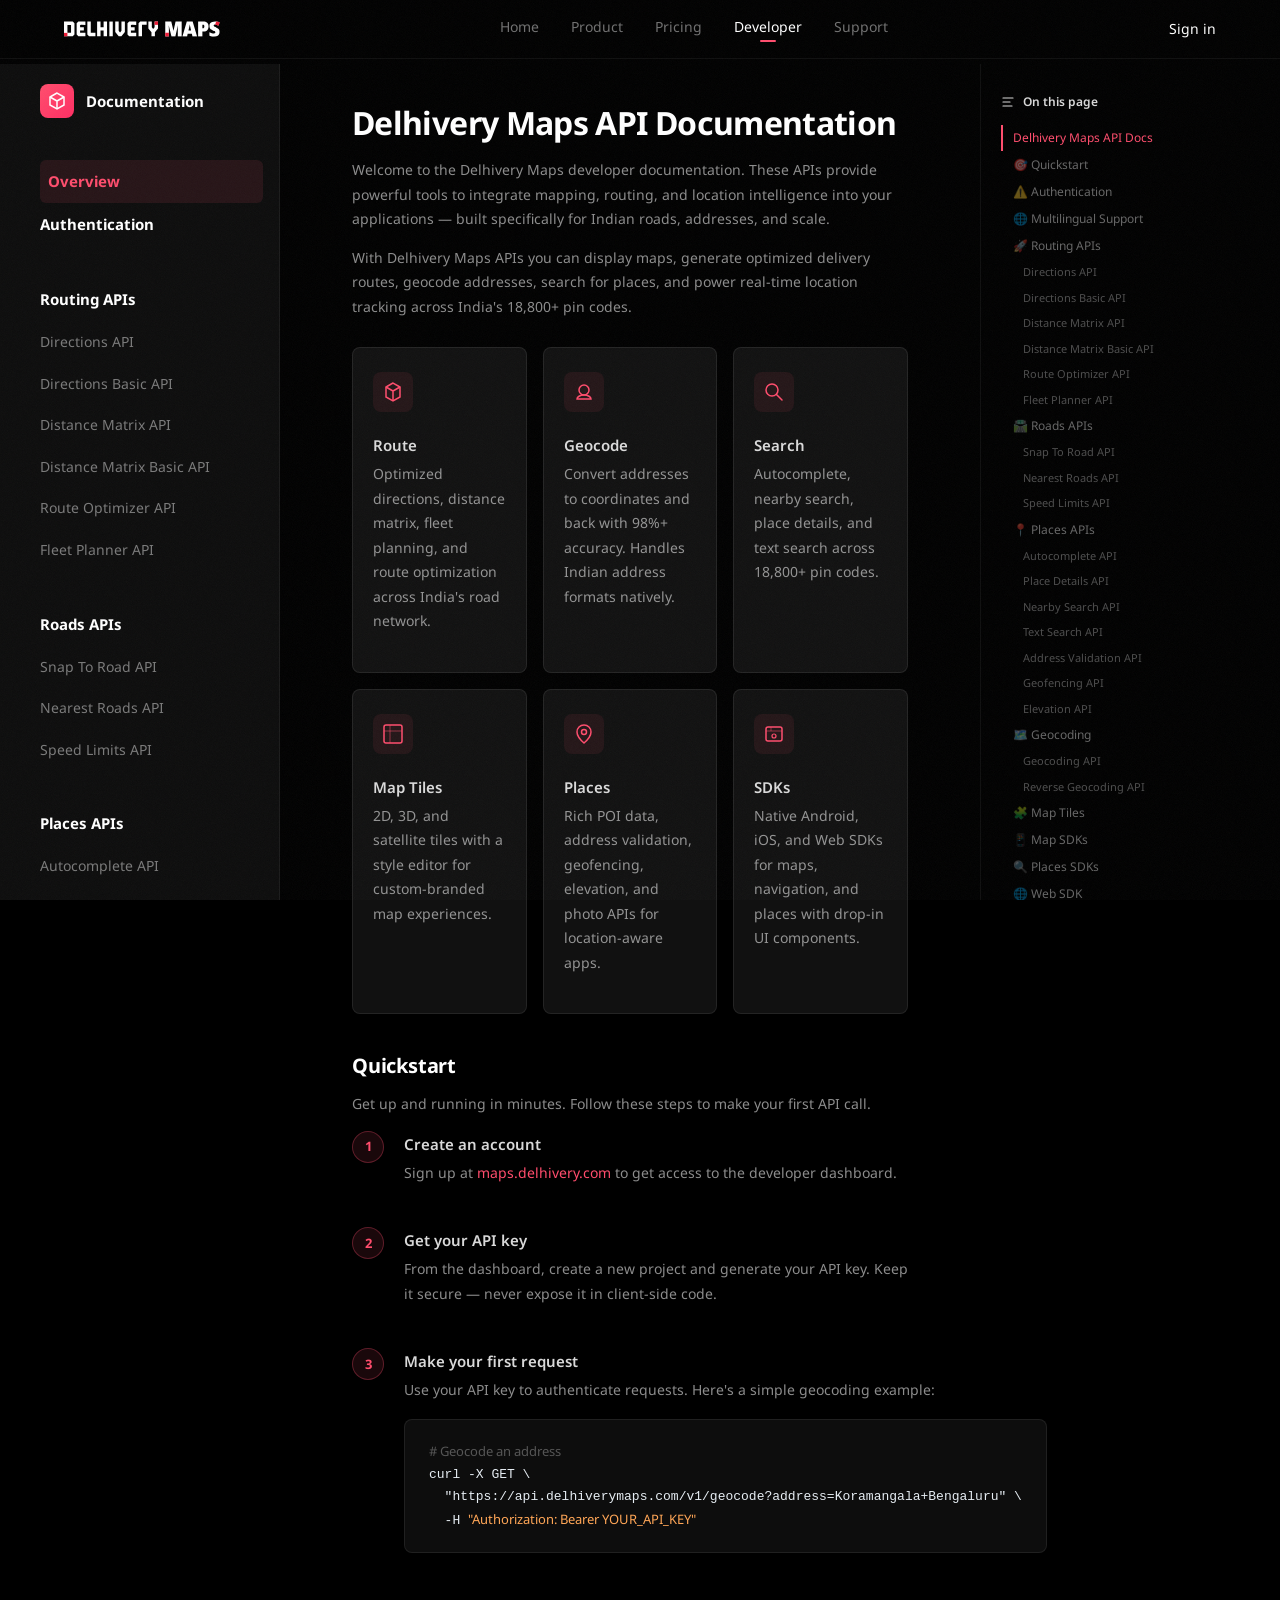
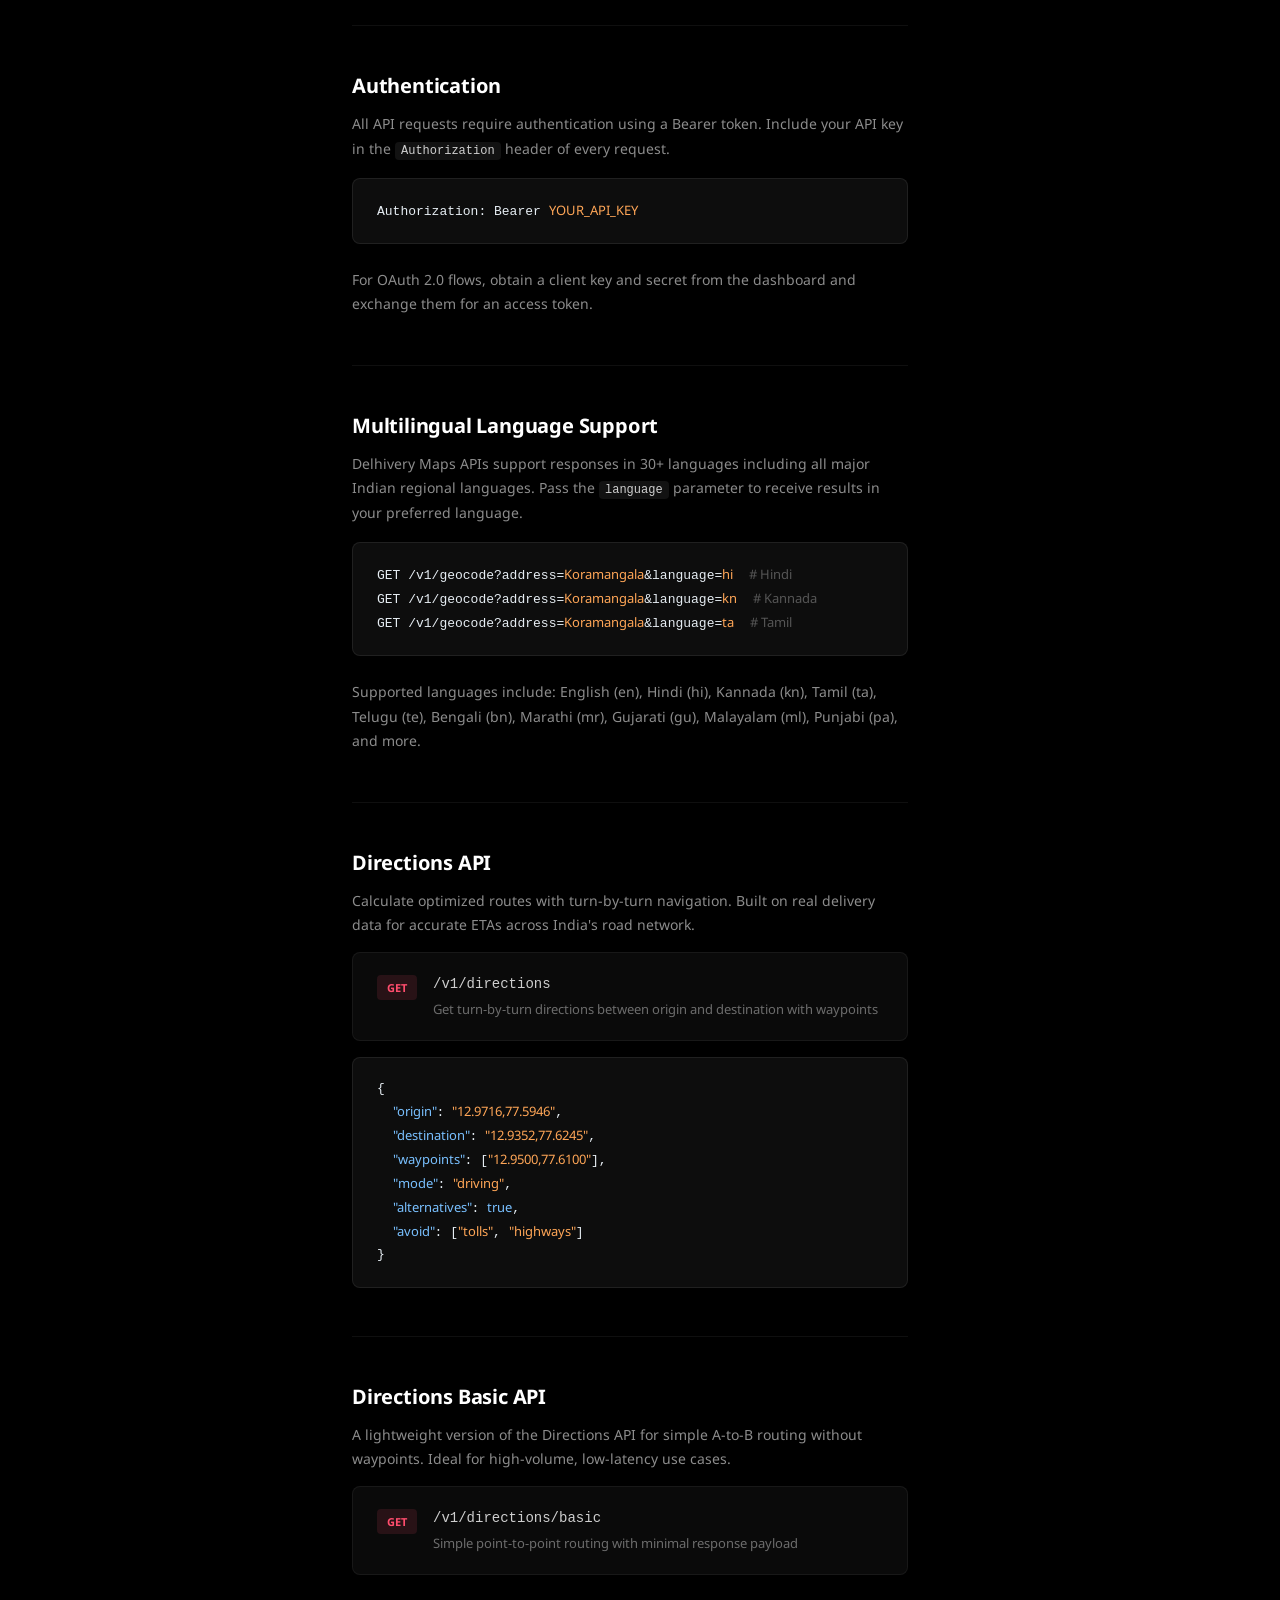
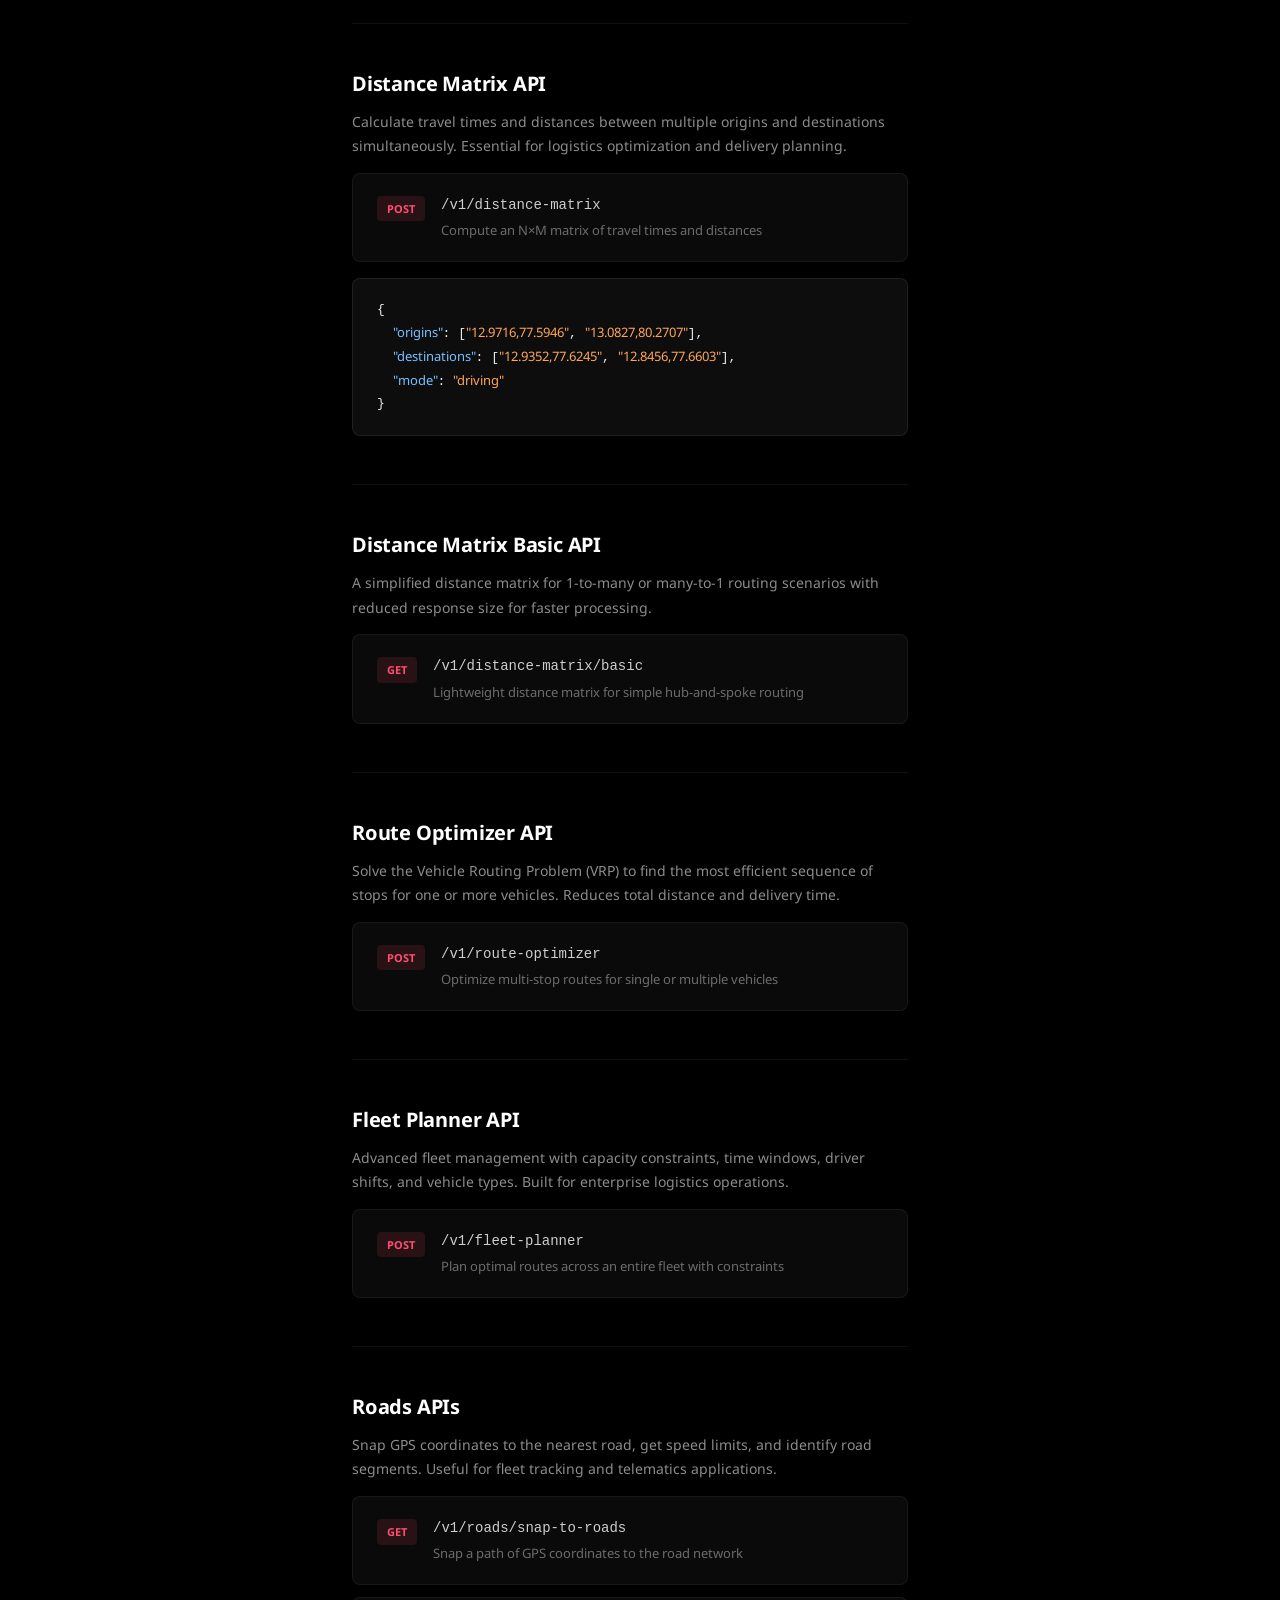
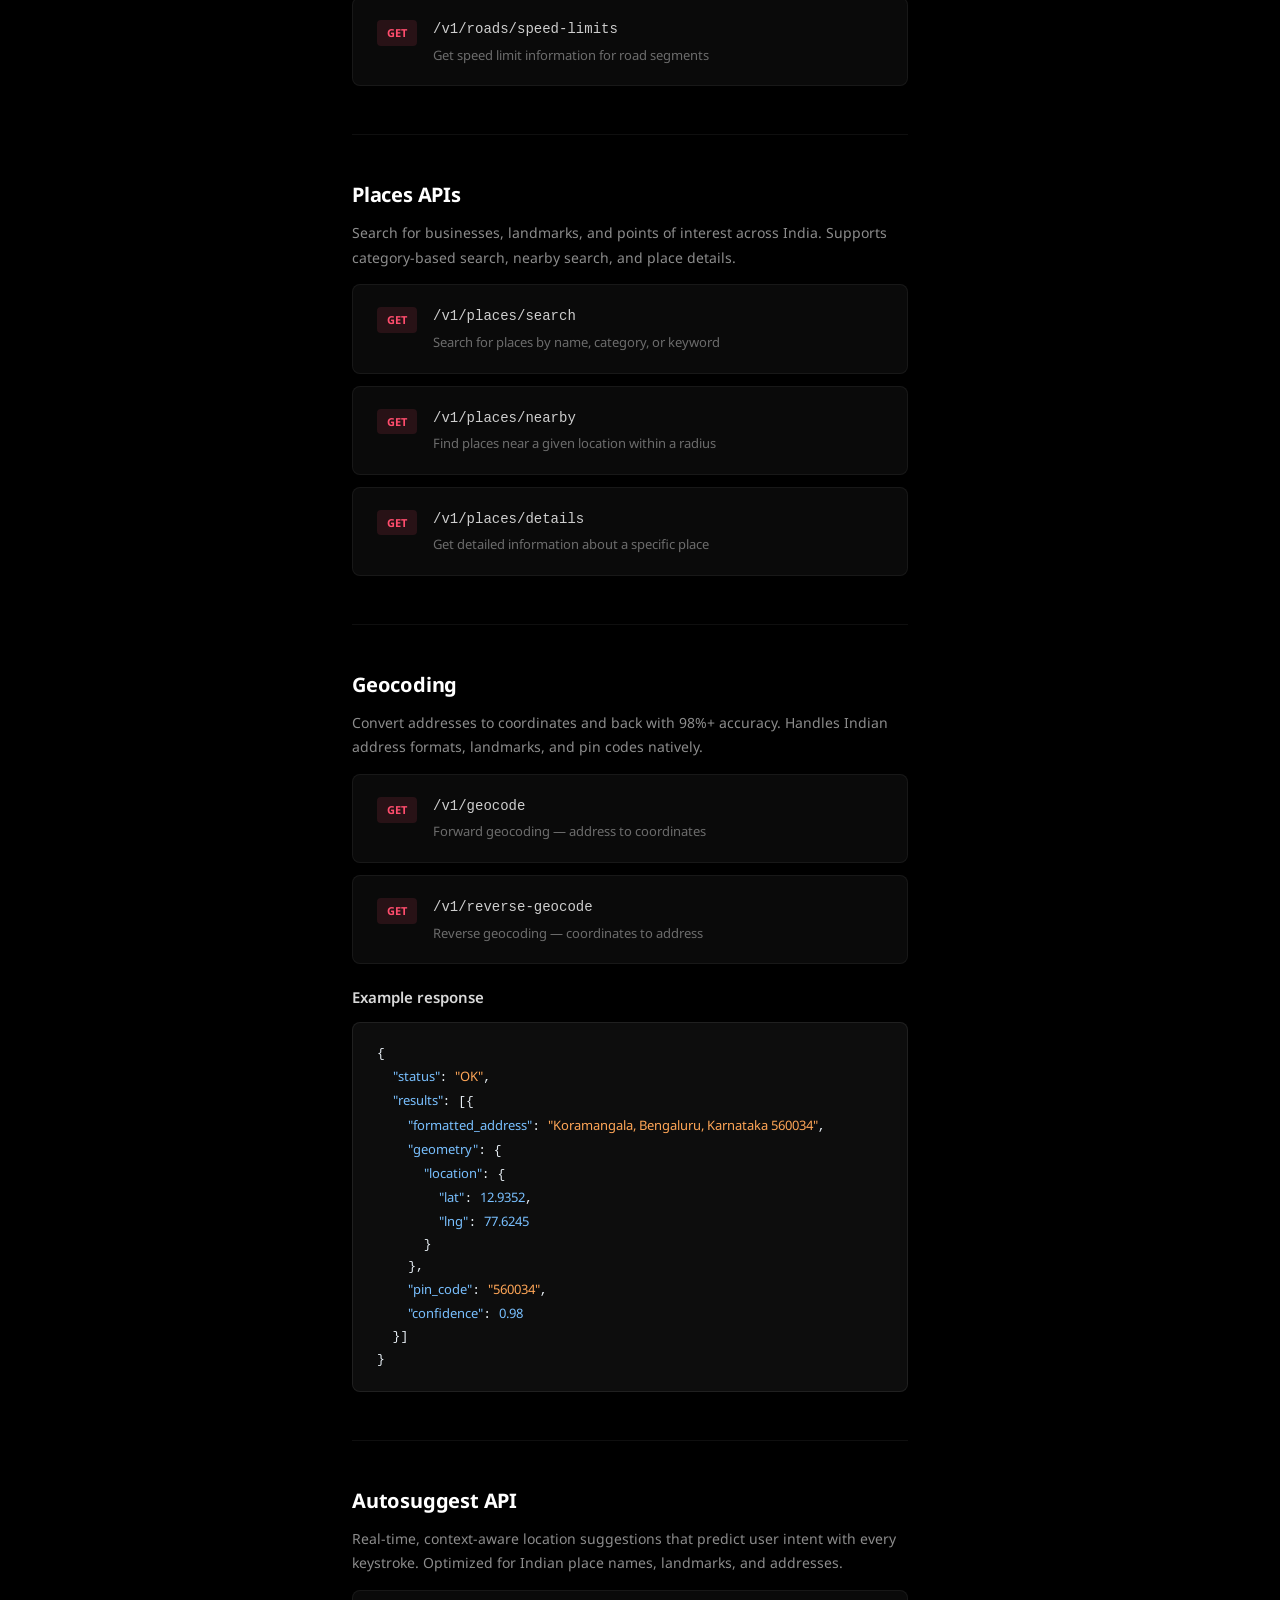
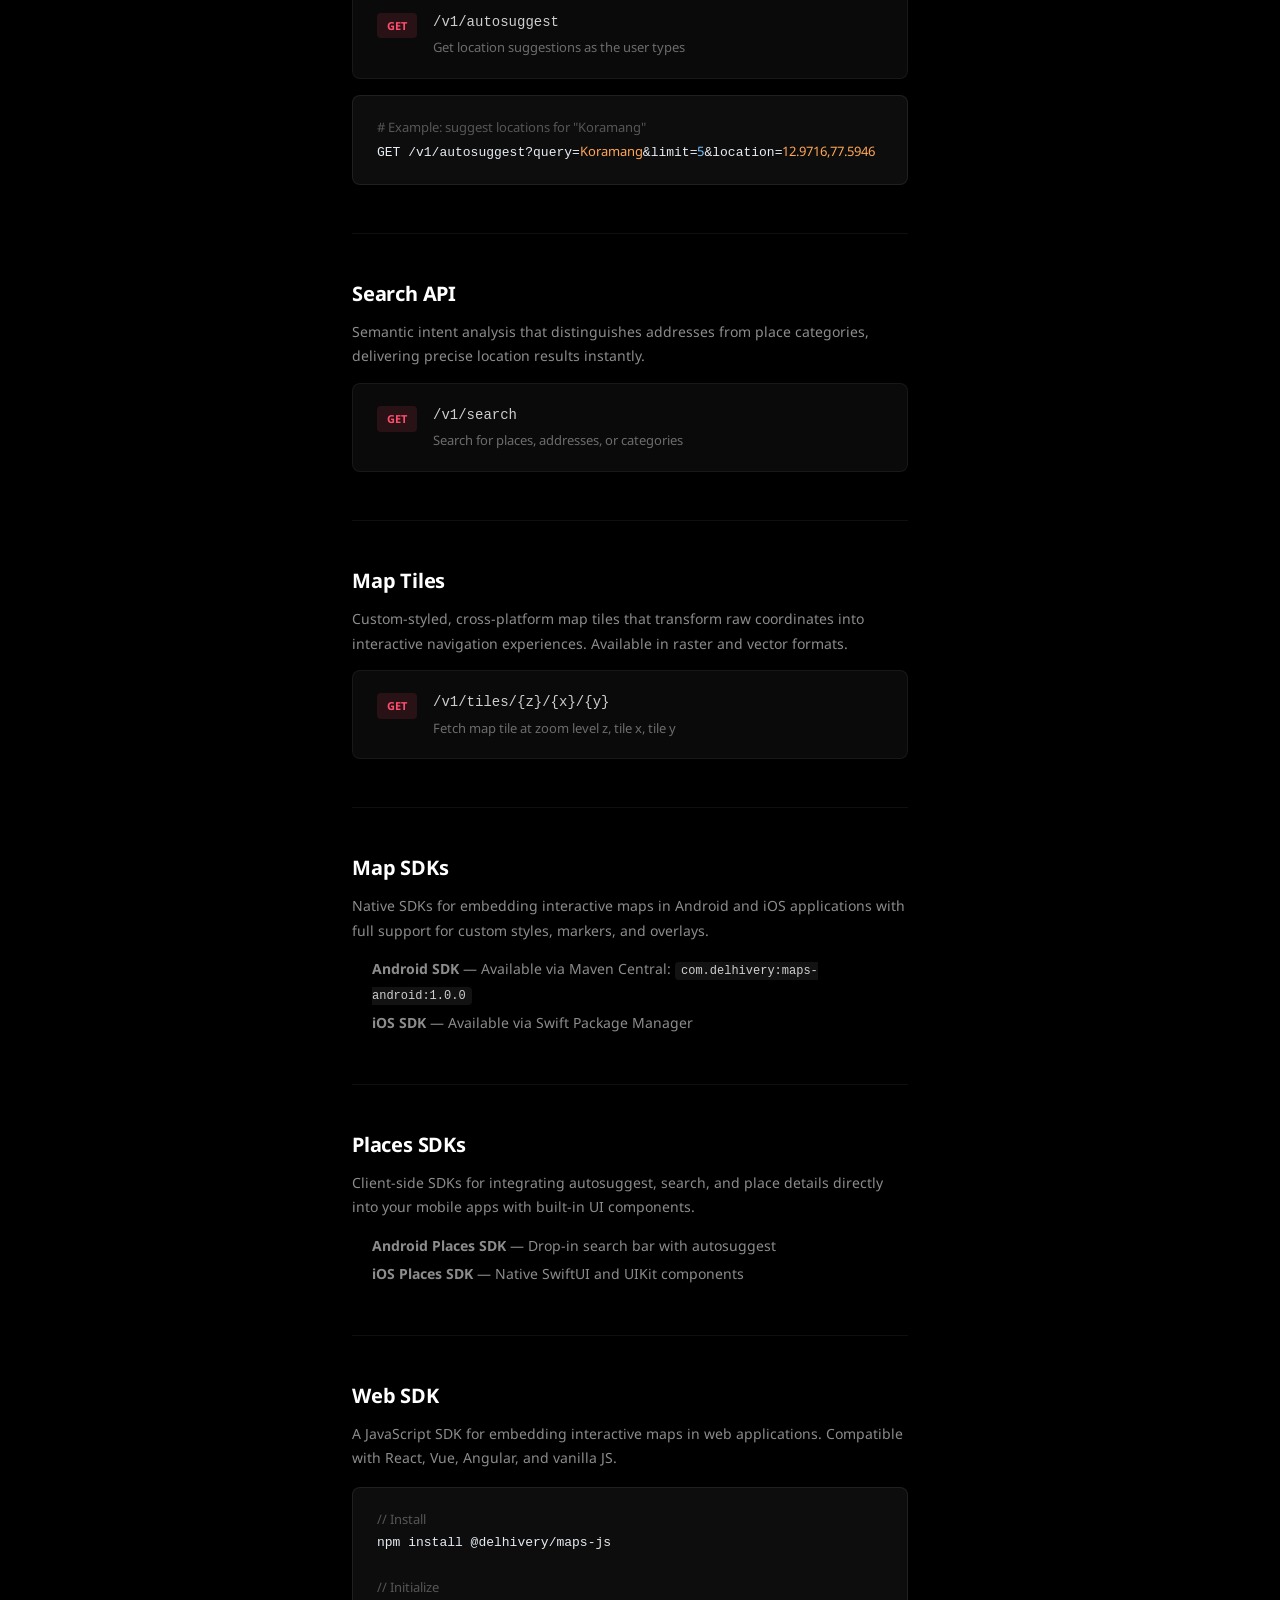
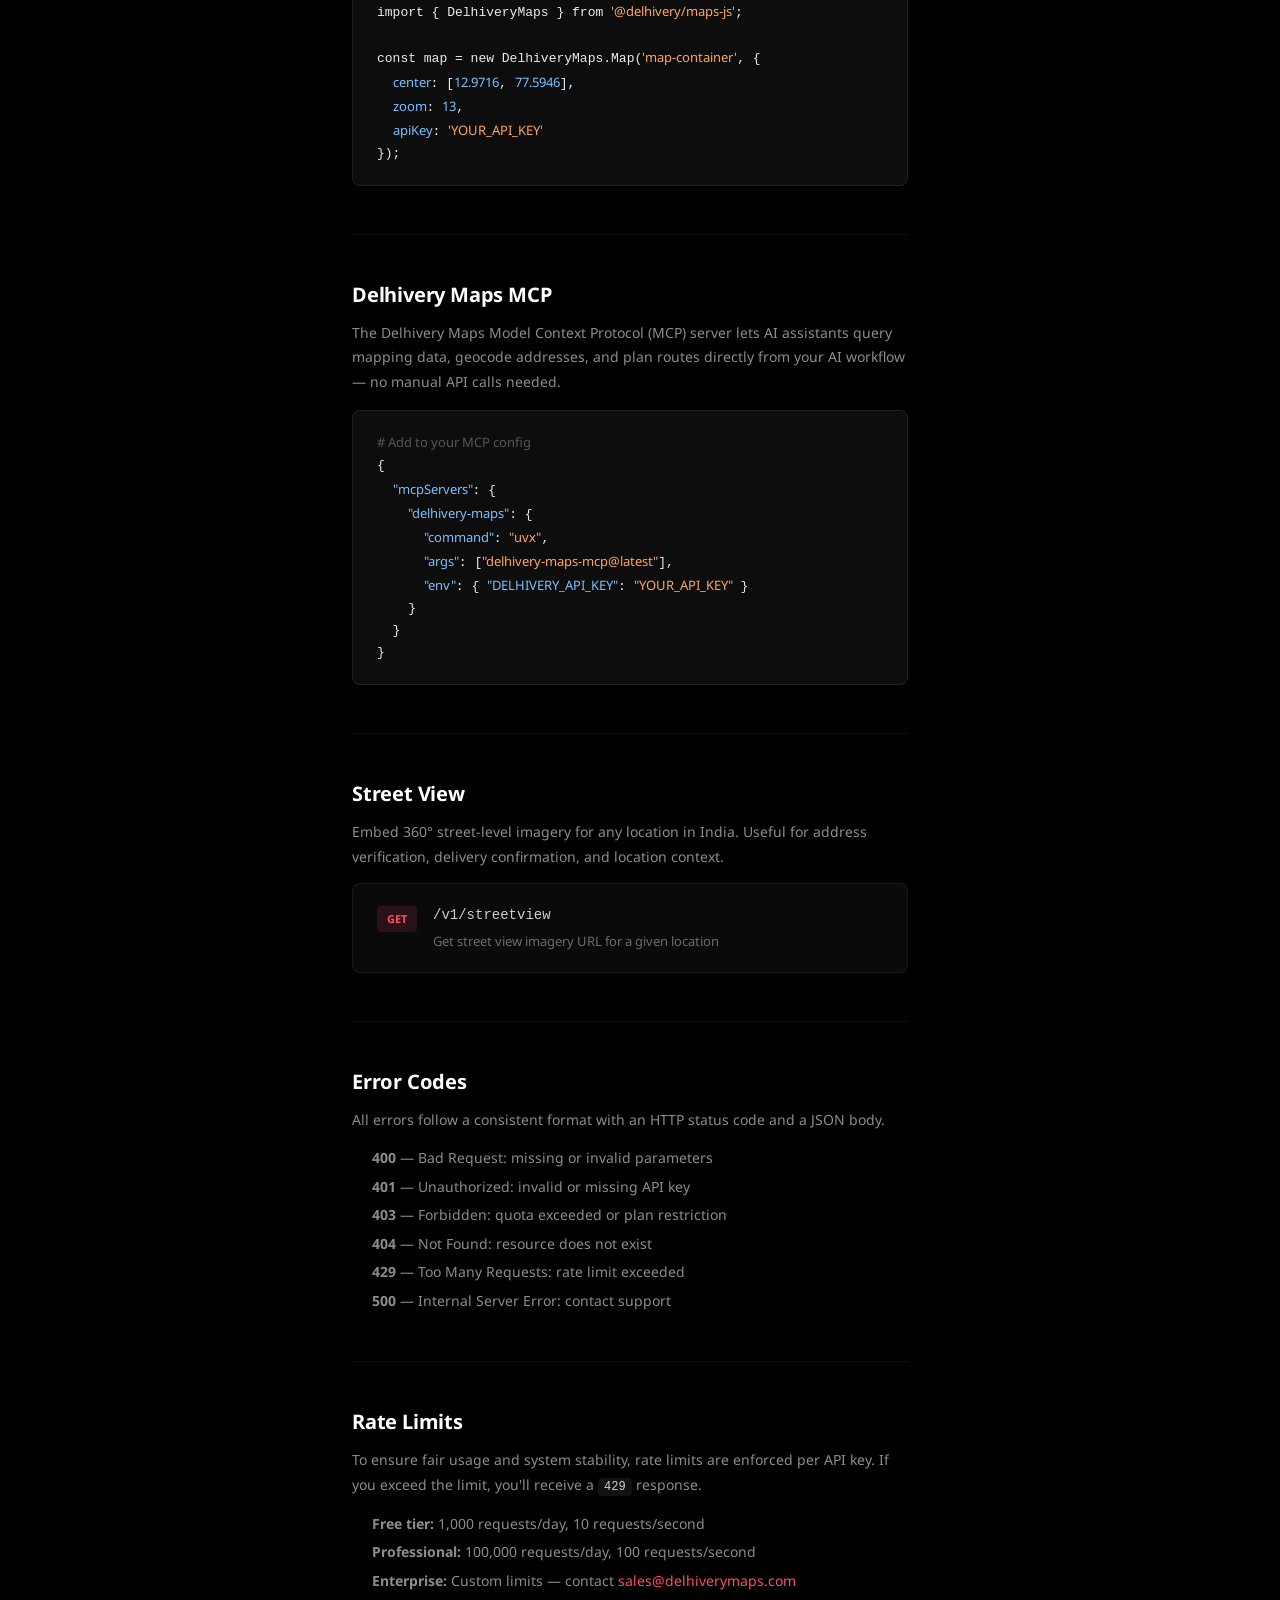
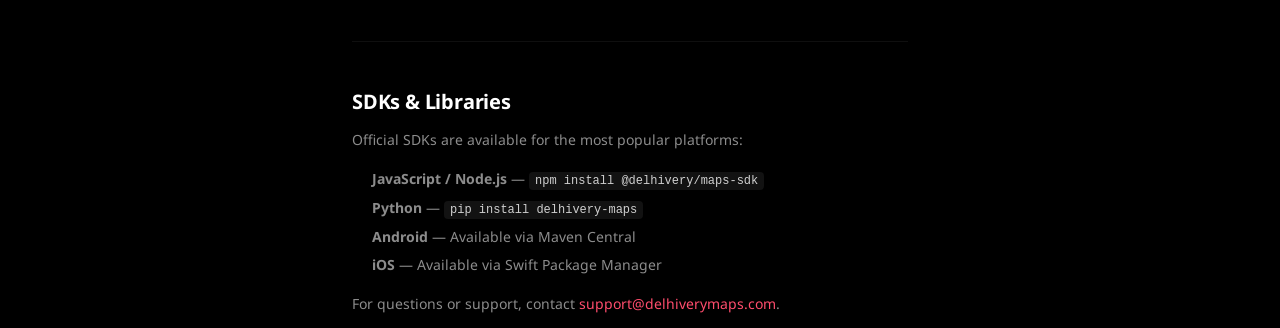
<file: developer.html>
<!DOCTYPE html>
<html lang="en" style="background:#000">
<head>
  <meta charset="UTF-8">
  <meta name="viewport" content="width=device-width, initial-scale=1.0">
  <title>Developer Docs — Delhivery Maps</title>
  <link rel="preconnect" href="https://fonts.googleapis.com">
  <link rel="preconnect" href="https://fonts.gstatic.com" crossorigin>
  <link href="https://fonts.googleapis.com/css2?family=Noto+Sans:wght@400;500;600;700&display=swap" rel="stylesheet">
  <link rel="stylesheet" href="css/styles.css?v=8">
  <style>
    * { font-family: 'Noto Sans', sans-serif; }
    html { }
    html.page-loading { }
    html.page-transitioning { }

    .dev-layout { display: flex; min-height: 100vh; background: #000; padding-top: 64px; }
    /* Sidebar */
    .dev-sidebar { width: 280px; flex-shrink: 0; position: sticky; top: 64px; height: calc(100vh - 64px); overflow-y: auto; border-right: 1px solid rgba(255,255,255,0.06); background: #0D0D0D; }
    .dev-sidebar::-webkit-scrollbar { width: 3px; }
    .dev-sidebar::-webkit-scrollbar-thumb { background: rgba(255,255,255,0.08); border-radius: 2px; }

    /* Brand */
    .dev-sidebar-brand { display: flex; align-items: center; gap: 12px; padding: 20px 16px 18px 40px; }
    .dev-sidebar-brand-icon { width: 34px; height: 34px; background: linear-gradient(135deg, #FF4D6D, #FF2E63); border-radius: 8px; display: flex; align-items: center; justify-content: center; flex-shrink: 0; }
    .dev-sidebar-brand-name { font-family: 'Noto Sans', sans-serif; font-size: 15px; font-weight: 700; color: #ffffff; }

    /* Quick links */
    .dev-sidebar-quicklinks { padding: 0 8px 16px; border-bottom: 1px solid rgba(255,255,255,0.06); margin-bottom: 4px; }
    .dev-sidebar-quicklink { display: flex; align-items: center; gap: 12px; padding: 9px 8px; border-radius: 6px; text-decoration: none; font-family: 'Noto Sans', sans-serif; font-size: 14px; color: rgba(255,255,255,0.6); transition: background 0.15s ease, color 0.15s ease; }
    .dev-sidebar-quicklink:hover { background: rgba(255,255,255,0.05); color: rgba(255,255,255,0.9); }
    .dev-sidebar-quicklink-icon { width: 28px; height: 28px; background: rgba(255,255,255,0.07); border: 1px solid rgba(255,255,255,0.08); border-radius: 7px; display: flex; align-items: center; justify-content: center; flex-shrink: 0; }

    /* Nav sections */
    .dev-nav-section { padding: 24px 16px 8px 40px; }
    .dev-nav-label { font-family: 'Noto Sans', sans-serif; font-size: 15px; font-weight: 700; color: #ffffff; padding: 0 8px 16px 0; display: block; }
    .dev-nav-link { display: block; font-family: 'Noto Sans', sans-serif; font-size: 15px; font-weight: 700; color: #ffffff; padding: 11px 8px 11px 0; text-decoration: none; transition: background 0.15s ease, color 0.15s ease; border-radius: 6px; border-left: none; margin-left: 0; line-height: 1.4; }
    .dev-nav-link:hover { background: rgba(255,255,255,0.05); color: #ffffff; }
    .dev-nav-link.dev-nav-child:hover { color: rgba(255,255,255,0.85); }
    .dev-nav-link.is-active { background: rgba(255,77,109,0.1); color: #FF4D6D; font-weight: 700; padding-left: 8px; }
    .dev-nav-link.dev-nav-child { padding-left: 0; font-size: 14px; font-weight: 400; color: rgba(255,255,255,0.45); }

    /* Collapsible group */
    .dev-nav-group { display: flex; justify-content: space-between; align-items: center; width: 100%; background: none; border: none; cursor: pointer; padding: 11px 8px 11px 0; font-family: 'Noto Sans', sans-serif; font-size: 15px; font-weight: 700; color: #ffffff; transition: background 0.15s ease, color 0.15s ease; border-radius: 6px; line-height: 1.4; }
    .dev-nav-group:hover { background: rgba(255,255,255,0.05); color: #ffffff; }
    .dev-nav-group[aria-expanded="true"] { color: #ffffff; }
    .dev-nav-chevron { display: none; }
    .dev-nav-children { overflow: hidden; max-height: 600px; }

    /* Main content */
    .dev-main { flex: 1; min-width: 0; padding: 40px 72px; }
    .dev-main h1 { font-size: 32px; font-weight: 700; color: #fff; letter-spacing: -0.02em; margin-bottom: 16px; }
    .dev-main h2 { font-size: 20px; font-weight: 700; color: #fff; letter-spacing: -0.01em; margin: 48px 0 14px; padding-top: 48px; border-top: 1px solid rgba(255,255,255,0.06); }
    .dev-main h2:first-of-type { border-top: none; padding-top: 0; margin-top: 28px; }
    .dev-main h3 { font-size: 15px; font-weight: 600; color: rgba(255,255,255,0.85); margin: 24px 0 8px; }
    .dev-main p { font-size: 14px; color: rgba(255,255,255,0.55); line-height: 1.75; margin-bottom: 14px; }
    .dev-main a { color: #FF4D6D; text-decoration: none; }
    .dev-main a:hover { text-decoration: underline; }
    .dev-main ul, .dev-main ol { padding-left: 20px; margin-bottom: 14px; }
    .dev-main li { font-size: 14px; color: rgba(255,255,255,0.55); line-height: 1.75; margin-bottom: 4px; }
    .dev-main code { font-family: 'SF Mono', 'Fira Code', monospace; font-size: 12px; background: rgba(255,255,255,0.07); padding: 2px 6px; border-radius: 4px; color: rgba(255,255,255,0.8); }

    /* Code blocks */
    .dev-code { background: #0D0D0D; border: 1px solid rgba(255,255,255,0.08); border-radius: 8px; padding: 20px 24px; margin: 16px 0 24px; overflow-x: auto; }
    .dev-code pre { margin: 0; font-family: 'SF Mono', 'Fira Code', monospace; font-size: 13px; color: #e6edf3; line-height: 1.7; white-space: pre; }
    .dev-code .token-key { color: #79c0ff; }
    .dev-code .token-str { color: #ffa657; }
    .dev-code .token-num { color: #79c0ff; }
    .dev-code .token-comment { color: rgba(255,255,255,0.3); }

    /* API endpoint cards */
    .dev-endpoint { display: flex; align-items: flex-start; gap: 16px; background: #0A0A0A; border: 1px solid rgba(255,255,255,0.06); border-radius: 8px; padding: 20px 24px; margin-bottom: 12px; }
    .dev-method { font-size: 11px; font-weight: 700; padding: 4px 10px; border-radius: 4px; flex-shrink: 0; margin-top: 2px; }
    .dev-method--get { background: rgba(255,77,109,0.12); color: #FF4D6D; }
    .dev-method--post { background: rgba(255,77,109,0.12); color: #FF4D6D; }
    .dev-endpoint-path { font-family: 'SF Mono', 'Fira Code', monospace; font-size: 14px; color: rgba(255,255,255,0.8); margin-bottom: 4px; }
    .dev-endpoint-desc { font-size: 13px; color: rgba(255,255,255,0.4); }

    /* Steps */
    .dev-steps { counter-reset: step; }
    .dev-step { display: flex; gap: 20px; margin-bottom: 28px; }
    .dev-step-num { width: 32px; height: 32px; border-radius: 50%; background: rgba(255,77,109,0.1); border: 1px solid rgba(255,77,109,0.3); color: #FF4D6D; font-size: 13px; font-weight: 700; display: flex; align-items: center; justify-content: center; flex-shrink: 0; }
    .dev-step-content h3 { margin-top: 4px; }

    /* Badge - removed */
    .dev-badge { display: none; }

    /* Feature cards */
    .dev-cards { display: grid; grid-template-columns: repeat(3, 1fr); gap: 16px; margin: 28px 0 40px; }
    .dev-card { background: #111; border: 1px solid rgba(255,255,255,0.08); border-radius: 8px; padding: 24px 20px; }
    .dev-card-icon { width: 40px; height: 40px; background: rgba(255,77,109,0.08); border-radius: 8px; display: flex; align-items: center; justify-content: center; margin-bottom: 16px; }
    .dev-card-title { font-size: 15px; font-weight: 700; color: #fff; margin-bottom: 8px; }
    .dev-card-desc { font-size: 13px; color: rgba(255,255,255,0.45); line-height: 1.6; margin: 0; }
    @media (max-width: 700px) { .dev-cards { grid-template-columns: 1fr; } }

    /* Right TOC panel */
    .dev-toc { width: 300px; flex-shrink: 0; position: sticky; top: 64px; height: calc(100vh - 64px); overflow-y: auto; padding: 28px 20px; border-left: 1px solid rgba(255,255,255,0.06); }
    .dev-toc::-webkit-scrollbar { width: 3px; }
    .dev-toc::-webkit-scrollbar-thumb { background: rgba(255,255,255,0.08); border-radius: 2px; }
    .dev-toc-header { display: flex; align-items: center; gap: 8px; font-family: 'Noto Sans', sans-serif; font-size: 12px; font-weight: 600; color: rgba(255,255,255,0.85); margin-bottom: 14px; }
    .dev-toc-link { display: block; font-family: 'Noto Sans', sans-serif; font-size: 12px; color: rgba(255,255,255,0.4); padding: 4px 0 4px 10px; text-decoration: none; border-left: 2px solid transparent; transition: color 0.15s ease, border-color 0.15s ease; line-height: 1.5; margin-bottom: 1px; }
    .dev-toc-link:hover { color: rgba(255,255,255,0.75); }
    .dev-toc-link.is-active { color: #FF4D6D; border-left-color: #FF4D6D; }
    .dev-toc-link.dev-toc-sub { padding-left: 20px; font-size: 11px; color: rgba(255,255,255,0.3); }
    .dev-toc-link.dev-toc-sub:hover { color: rgba(255,255,255,0.6); }
    .dev-toc-link.dev-toc-sub.is-active { color: #FF4D6D; border-left-color: #FF4D6D; }
    @media (max-width: 1200px) { .dev-toc { display: none; } }

    @media (max-width: 900px) {
      .dev-sidebar { display: none; }
      .dev-main { padding: 32px 24px; }
    }
  </style>
</head>
<body>

  <header class="header">
    <div class="container header__inner">
      <a href="index.html" class="header__logo" aria-label="Delhivery Maps Home">
        <img src="Images/Frame 2.svg" alt="Delhivery Maps" class="header__logo-img" />
      </a>
      <nav class="header__nav" aria-label="Main navigation">
        <a href="index.html" class="header__nav-link">Home</a>
        <a href="index.html#showcase" class="header__nav-link">Product</a>
        <a href="index.html#pricing" class="header__nav-link">Pricing</a>
        <a href="developer.html" class="header__nav-link header__nav-link--active">Developer</a>
        <a href="support.html" class="header__nav-link">Support</a>
      </nav>
      <a href="signin.html" class="header__signin">Sign in</a>
    </div>
  </header>

  <div class="dev-layout">

    <!-- Sidebar -->
    <aside class="dev-sidebar">
      <!-- Brand -->
      <div class="dev-sidebar-brand">
        <div class="dev-sidebar-brand-icon">
          <svg width="18" height="18" viewBox="0 0 18 18" fill="none"><path d="M9 1L2 5V13L9 17L16 13V5L9 1Z" stroke="#fff" stroke-width="1.5" fill="none"/><path d="M2 5L9 9M9 9L16 5M9 9V17" stroke="#fff" stroke-width="1.5" fill="none"/></svg>
        </div>
        <span class="dev-sidebar-brand-name">Documentation</span>
      </div>

      <div class="dev-nav-section">
        <a href="#overview" class="dev-nav-link is-active">Overview</a>
        <a href="#authentication" class="dev-nav-link">Authentication</a>
      </div>

      <div class="dev-nav-section">
        <button class="dev-nav-group" aria-expanded="false">
          <span>Routing APIs</span><span class="dev-nav-chevron">›</span>
        </button>
        <div class="dev-nav-children">
          <a href="#directions" class="dev-nav-link dev-nav-child">Directions API</a>
          <a href="#directions-basic" class="dev-nav-link dev-nav-child">Directions Basic API</a>
          <a href="#distance-matrix" class="dev-nav-link dev-nav-child">Distance Matrix API</a>
          <a href="#distance-matrix-basic" class="dev-nav-link dev-nav-child">Distance Matrix Basic API</a>
          <a href="#route-optimizer" class="dev-nav-link dev-nav-child">Route Optimizer API</a>
          <a href="#fleet-planner" class="dev-nav-link dev-nav-child">Fleet Planner API</a>
        </div>
      </div>

      <div class="dev-nav-section">
        <button class="dev-nav-group" aria-expanded="false">
          <span>Roads APIs</span><span class="dev-nav-chevron">›</span>
        </button>
        <div class="dev-nav-children">
          <a href="#snap-to-road" class="dev-nav-link dev-nav-child">Snap To Road API</a>
          <a href="#nearest-roads" class="dev-nav-link dev-nav-child">Nearest Roads API</a>
          <a href="#speed-limits" class="dev-nav-link dev-nav-child">Speed Limits API</a>
        </div>
      </div>

      <div class="dev-nav-section">
        <button class="dev-nav-group" aria-expanded="false">
          <span>Places APIs</span><span class="dev-nav-chevron">›</span>
        </button>
        <div class="dev-nav-children">
          <a href="#autocomplete" class="dev-nav-link dev-nav-child">Autocomplete API</a>
          <a href="#place-details" class="dev-nav-link dev-nav-child">Place Details API</a>
          <a href="#advance-place-details" class="dev-nav-link dev-nav-child">Advance Place Details API</a>
          <a href="#nearby-search" class="dev-nav-link dev-nav-child">Nearby Search API</a>
          <a href="#advance-nearby-search" class="dev-nav-link dev-nav-child">Advance Nearby Search API</a>
          <a href="#photo-api" class="dev-nav-link dev-nav-child">Photo API</a>
          <a href="#text-search" class="dev-nav-link dev-nav-child">Text Search API</a>
          <a href="#address-validation" class="dev-nav-link dev-nav-child">Address Validation API</a>
          <a href="#geofencing" class="dev-nav-link dev-nav-child">Geofencing API</a>
          <a href="#elevation" class="dev-nav-link dev-nav-child">Elevation API</a>
        </div>
      </div>

      <div class="dev-nav-section">
        <button class="dev-nav-group" aria-expanded="false">
          <span>Geocoding</span><span class="dev-nav-chevron">›</span>
        </button>
        <div class="dev-nav-children">
          <a href="#geocoding" class="dev-nav-link dev-nav-child">Geocoding API</a>
          <a href="#reverse-geocoding" class="dev-nav-link dev-nav-child">Reverse Geocoding API</a>
        </div>
      </div>

      <div class="dev-nav-section">
        <button class="dev-nav-group" aria-expanded="false">
          <span>Map Tiles</span><span class="dev-nav-chevron">›</span>
        </button>
        <div class="dev-nav-children">
          <a href="#tiles-2d" class="dev-nav-link dev-nav-child">2D Tiles</a>
          <a href="#tiles-3d" class="dev-nav-link dev-nav-child">3D Tiles</a>
          <a href="#tiles-satellite" class="dev-nav-link dev-nav-child">Satellite Tiles</a>
          <a href="#style-editor" class="dev-nav-link dev-nav-child">Style Editor</a>
        </div>
      </div>

      <div class="dev-nav-section">
        <button class="dev-nav-group" aria-expanded="false">
          <span>Navigation SDKs</span><span class="dev-nav-chevron">›</span>
        </button>
        <div class="dev-nav-children">
          <a href="#nav-android" class="dev-nav-link dev-nav-child">Navigation SDK - Android</a>
          <a href="#nav-ios" class="dev-nav-link dev-nav-child">Navigation SDK - iOS</a>
        </div>
      </div>

      <div class="dev-nav-section">
        <button class="dev-nav-group" aria-expanded="false">
          <span>Map SDKs</span><span class="dev-nav-chevron">›</span>
        </button>
        <div class="dev-nav-children">
          <a href="#map-sdk-ios" class="dev-nav-link dev-nav-child">Map SDK - iOS</a>
          <a href="#map-sdk-android" class="dev-nav-link dev-nav-child">Map SDK - Android</a>
        </div>
      </div>

      <div class="dev-nav-section">
        <button class="dev-nav-group" aria-expanded="false">
          <span>Places SDKs</span><span class="dev-nav-chevron">›</span>
        </button>
        <div class="dev-nav-children">
          <a href="#places-sdk-android" class="dev-nav-link dev-nav-child">Places SDK - Android</a>
          <a href="#places-sdk-ios" class="dev-nav-link dev-nav-child">Places SDK - iOS</a>
        </div>
      </div>

      <div class="dev-nav-section">
        <a href="#web-sdk" class="dev-nav-link">Web SDK</a>
        <a href="#mcp" class="dev-nav-link">Delhivery Maps MCP</a>
        <a href="#street-view" class="dev-nav-link">Street View</a>
      </div>
    </aside>

    <!-- Main content -->
    <main class="dev-main">

      <h1 id="overview">Delhivery Maps API Documentation</h1>
      <p>Welcome to the Delhivery Maps developer documentation. These APIs provide powerful tools to integrate mapping, routing, and location intelligence into your applications — built specifically for Indian roads, addresses, and scale.</p>
      <p>With Delhivery Maps APIs you can display maps, generate optimized delivery routes, geocode addresses, search for places, and power real-time location tracking across India's 18,800+ pin codes.</p>

      <!-- Feature cards -->
      <div class="dev-cards">
        <div class="dev-card">
          <div class="dev-card-icon">
            <svg width="22" height="22" viewBox="0 0 22 22" fill="none"><path d="M11 2L4 6V16L11 20L18 16V6L11 2Z" stroke="#FF4D6D" stroke-width="1.5" fill="none"/><path d="M4 6L11 10M11 10L18 6M11 10V20" stroke="#FF4D6D" stroke-width="1.5" fill="none"/></svg>
          </div>
          <h3 class="dev-card-title">Route</h3>
          <p class="dev-card-desc">Optimized directions, distance matrix, fleet planning, and route optimization across India's road network.</p>
        </div>
        <div class="dev-card">
          <div class="dev-card-icon">
            <svg width="22" height="22" viewBox="0 0 22 22" fill="none"><circle cx="11" cy="9" r="5" stroke="#FF4D6D" stroke-width="1.5" fill="none"/><path d="M11 14C7 14 4 16 4 18H18C18 16 15 14 11 14Z" stroke="#FF4D6D" stroke-width="1.5" fill="none"/></svg>
          </div>
          <h3 class="dev-card-title">Geocode</h3>
          <p class="dev-card-desc">Convert addresses to coordinates and back with 98%+ accuracy. Handles Indian address formats natively.</p>
        </div>
        <div class="dev-card">
          <div class="dev-card-icon">
            <svg width="22" height="22" viewBox="0 0 22 22" fill="none"><circle cx="9" cy="9" r="6" stroke="#FF4D6D" stroke-width="1.5" fill="none"/><path d="M13.5 13.5L19 19" stroke="#FF4D6D" stroke-width="1.5" stroke-linecap="round"/></svg>
          </div>
          <h3 class="dev-card-title">Search</h3>
          <p class="dev-card-desc">Autocomplete, nearby search, place details, and text search across 18,800+ pin codes.</p>
        </div>
        <div class="dev-card">
          <div class="dev-card-icon">
            <svg width="22" height="22" viewBox="0 0 22 22" fill="none"><rect x="2" y="2" width="18" height="18" rx="2" stroke="#FF4D6D" stroke-width="1.5" fill="none"/><path d="M2 8H20M8 2V20" stroke="#FF4D6D" stroke-width="1" opacity="0.5"/></svg>
          </div>
          <h3 class="dev-card-title">Map Tiles</h3>
          <p class="dev-card-desc">2D, 3D, and satellite tiles with a style editor for custom-branded map experiences.</p>
        </div>
        <div class="dev-card">
          <div class="dev-card-icon">
            <svg width="22" height="22" viewBox="0 0 22 22" fill="none"><path d="M11 2C7 2 4 5 4 9C4 14 11 20 11 20S18 14 18 9C18 5 15 2 11 2Z" stroke="#FF4D6D" stroke-width="1.5" fill="none"/><circle cx="11" cy="9" r="2.5" stroke="#FF4D6D" stroke-width="1.5" fill="none"/></svg>
          </div>
          <h3 class="dev-card-title">Places</h3>
          <p class="dev-card-desc">Rich POI data, address validation, geofencing, elevation, and photo APIs for location-aware apps.</p>
        </div>
        <div class="dev-card">
          <div class="dev-card-icon">
            <svg width="22" height="22" viewBox="0 0 22 22" fill="none"><rect x="3" y="4" width="16" height="14" rx="2" stroke="#FF4D6D" stroke-width="1.5" fill="none"/><path d="M3 8H19M8 4V8" stroke="#FF4D6D" stroke-width="1" opacity="0.5"/><circle cx="11" cy="13" r="2" stroke="#FF4D6D" stroke-width="1.2" fill="none"/></svg>
          </div>
          <h3 class="dev-card-title">SDKs</h3>
          <p class="dev-card-desc">Native Android, iOS, and Web SDKs for maps, navigation, and places with drop-in UI components.</p>
        </div>
      </div>

      <h2 id="quickstart">Quickstart</h2>
      <p>Get up and running in minutes. Follow these steps to make your first API call.</p>

      <div class="dev-steps">
        <div class="dev-step">
          <div class="dev-step-num">1</div>
          <div class="dev-step-content">
            <h3>Create an account</h3>
            <p>Sign up at <a href="#">maps.delhivery.com</a> to get access to the developer dashboard.</p>
          </div>
        </div>
        <div class="dev-step">
          <div class="dev-step-num">2</div>
          <div class="dev-step-content">
            <h3>Get your API key</h3>
            <p>From the dashboard, create a new project and generate your API key. Keep it secure — never expose it in client-side code.</p>
          </div>
        </div>
        <div class="dev-step">
          <div class="dev-step-num">3</div>
          <div class="dev-step-content">
            <h3>Make your first request</h3>
            <p>Use your API key to authenticate requests. Here's a simple geocoding example:</p>
            <div class="dev-code">
              <pre><span class="token-comment"># Geocode an address</span>
curl -X GET \
  "https://api.delhiverymaps.com/v1/geocode?address=Koramangala+Bengaluru" \
  -H <span class="token-str">"Authorization: Bearer YOUR_API_KEY"</span></pre>
            </div>
          </div>
        </div>
      </div>

      <h2 id="authentication">Authentication</h2>
      <p>All API requests require authentication using a Bearer token. Include your API key in the <code>Authorization</code> header of every request.</p>
      <div class="dev-code">
        <pre>Authorization: Bearer <span class="token-str">YOUR_API_KEY</span></pre>
      </div>
      <p>For OAuth 2.0 flows, obtain a client key and secret from the dashboard and exchange them for an access token.</p>

      <h2 id="multilingual">Multilingual Language Support</h2>
      <p>Delhivery Maps APIs support responses in 30+ languages including all major Indian regional languages. Pass the <code>language</code> parameter to receive results in your preferred language.</p>
      <div class="dev-code">
        <pre>GET /v1/geocode?address=<span class="token-str">Koramangala</span>&language=<span class="token-str">hi</span>  <span class="token-comment"># Hindi</span>
GET /v1/geocode?address=<span class="token-str">Koramangala</span>&language=<span class="token-str">kn</span>  <span class="token-comment"># Kannada</span>
GET /v1/geocode?address=<span class="token-str">Koramangala</span>&language=<span class="token-str">ta</span>  <span class="token-comment"># Tamil</span></pre>
      </div>
      <p>Supported languages include: English (en), Hindi (hi), Kannada (kn), Tamil (ta), Telugu (te), Bengali (bn), Marathi (mr), Gujarati (gu), Malayalam (ml), Punjabi (pa), and more.</p>

      <h2 id="directions">Directions API <span class="dev-badge">REST</span></h2>
      <p>Calculate optimized routes with turn-by-turn navigation. Built on real delivery data for accurate ETAs across India's road network.</p>
      <div class="dev-endpoint">
        <span class="dev-method dev-method--get">GET</span>
        <div>
          <div class="dev-endpoint-path">/v1/directions</div>
          <div class="dev-endpoint-desc">Get turn-by-turn directions between origin and destination with waypoints</div>
        </div>
      </div>
      <div class="dev-code">
        <pre>{
  <span class="token-key">"origin"</span>: <span class="token-str">"12.9716,77.5946"</span>,
  <span class="token-key">"destination"</span>: <span class="token-str">"12.9352,77.6245"</span>,
  <span class="token-key">"waypoints"</span>: [<span class="token-str">"12.9500,77.6100"</span>],
  <span class="token-key">"mode"</span>: <span class="token-str">"driving"</span>,
  <span class="token-key">"alternatives"</span>: <span class="token-num">true</span>,
  <span class="token-key">"avoid"</span>: [<span class="token-str">"tolls"</span>, <span class="token-str">"highways"</span>]
}</pre>
      </div>

      <h2 id="directions-basic">Directions Basic API <span class="dev-badge">REST</span></h2>
      <p>A lightweight version of the Directions API for simple A-to-B routing without waypoints. Ideal for high-volume, low-latency use cases.</p>
      <div class="dev-endpoint">
        <span class="dev-method dev-method--get">GET</span>
        <div>
          <div class="dev-endpoint-path">/v1/directions/basic</div>
          <div class="dev-endpoint-desc">Simple point-to-point routing with minimal response payload</div>
        </div>
      </div>

      <h2 id="distance-matrix">Distance Matrix API <span class="dev-badge">REST</span></h2>
      <p>Calculate travel times and distances between multiple origins and destinations simultaneously. Essential for logistics optimization and delivery planning.</p>
      <div class="dev-endpoint">
        <span class="dev-method dev-method--post">POST</span>
        <div>
          <div class="dev-endpoint-path">/v1/distance-matrix</div>
          <div class="dev-endpoint-desc">Compute an N×M matrix of travel times and distances</div>
        </div>
      </div>
      <div class="dev-code">
        <pre>{
  <span class="token-key">"origins"</span>: [<span class="token-str">"12.9716,77.5946"</span>, <span class="token-str">"13.0827,80.2707"</span>],
  <span class="token-key">"destinations"</span>: [<span class="token-str">"12.9352,77.6245"</span>, <span class="token-str">"12.8456,77.6603"</span>],
  <span class="token-key">"mode"</span>: <span class="token-str">"driving"</span>
}</pre>
      </div>

      <h2 id="distance-matrix-basic">Distance Matrix Basic API <span class="dev-badge">REST</span></h2>
      <p>A simplified distance matrix for 1-to-many or many-to-1 routing scenarios with reduced response size for faster processing.</p>
      <div class="dev-endpoint">
        <span class="dev-method dev-method--get">GET</span>
        <div>
          <div class="dev-endpoint-path">/v1/distance-matrix/basic</div>
          <div class="dev-endpoint-desc">Lightweight distance matrix for simple hub-and-spoke routing</div>
        </div>
      </div>

      <h2 id="route-optimizer">Route Optimizer API <span class="dev-badge">REST</span></h2>
      <p>Solve the Vehicle Routing Problem (VRP) to find the most efficient sequence of stops for one or more vehicles. Reduces total distance and delivery time.</p>
      <div class="dev-endpoint">
        <span class="dev-method dev-method--post">POST</span>
        <div>
          <div class="dev-endpoint-path">/v1/route-optimizer</div>
          <div class="dev-endpoint-desc">Optimize multi-stop routes for single or multiple vehicles</div>
        </div>
      </div>

      <h2 id="fleet-planner">Fleet Planner API <span class="dev-badge">REST</span></h2>
      <p>Advanced fleet management with capacity constraints, time windows, driver shifts, and vehicle types. Built for enterprise logistics operations.</p>
      <div class="dev-endpoint">
        <span class="dev-method dev-method--post">POST</span>
        <div>
          <div class="dev-endpoint-path">/v1/fleet-planner</div>
          <div class="dev-endpoint-desc">Plan optimal routes across an entire fleet with constraints</div>
        </div>
      </div>

      <h2 id="roads">Roads APIs <span class="dev-badge">REST</span></h2>
      <p>Snap GPS coordinates to the nearest road, get speed limits, and identify road segments. Useful for fleet tracking and telematics applications.</p>
      <div class="dev-endpoint">
        <span class="dev-method dev-method--get">GET</span>
        <div>
          <div class="dev-endpoint-path">/v1/roads/snap-to-roads</div>
          <div class="dev-endpoint-desc">Snap a path of GPS coordinates to the road network</div>
        </div>
      </div>
      <div class="dev-endpoint">
        <span class="dev-method dev-method--get">GET</span>
        <div>
          <div class="dev-endpoint-path">/v1/roads/speed-limits</div>
          <div class="dev-endpoint-desc">Get speed limit information for road segments</div>
        </div>
      </div>

      <h2 id="places">Places APIs <span class="dev-badge">REST</span></h2>
      <p>Search for businesses, landmarks, and points of interest across India. Supports category-based search, nearby search, and place details.</p>
      <div class="dev-endpoint">
        <span class="dev-method dev-method--get">GET</span>
        <div>
          <div class="dev-endpoint-path">/v1/places/search</div>
          <div class="dev-endpoint-desc">Search for places by name, category, or keyword</div>
        </div>
      </div>
      <div class="dev-endpoint">
        <span class="dev-method dev-method--get">GET</span>
        <div>
          <div class="dev-endpoint-path">/v1/places/nearby</div>
          <div class="dev-endpoint-desc">Find places near a given location within a radius</div>
        </div>
      </div>
      <div class="dev-endpoint">
        <span class="dev-method dev-method--get">GET</span>
        <div>
          <div class="dev-endpoint-path">/v1/places/details</div>
          <div class="dev-endpoint-desc">Get detailed information about a specific place</div>
        </div>
      </div>

      <h2 id="geocoding">Geocoding <span class="dev-badge">REST</span></h2>
      <p>Convert addresses to coordinates and back with 98%+ accuracy. Handles Indian address formats, landmarks, and pin codes natively.</p>

      <div class="dev-endpoint">
        <span class="dev-method dev-method--get">GET</span>
        <div>
          <div class="dev-endpoint-path">/v1/geocode</div>
          <div class="dev-endpoint-desc">Forward geocoding — address to coordinates</div>
        </div>
      </div>
      <div class="dev-endpoint">
        <span class="dev-method dev-method--get">GET</span>
        <div>
          <div class="dev-endpoint-path">/v1/reverse-geocode</div>
          <div class="dev-endpoint-desc">Reverse geocoding — coordinates to address</div>
        </div>
      </div>

      <h3>Example response</h3>
      <div class="dev-code">
        <pre>{
  <span class="token-key">"status"</span>: <span class="token-str">"OK"</span>,
  <span class="token-key">"results"</span>: [{
    <span class="token-key">"formatted_address"</span>: <span class="token-str">"Koramangala, Bengaluru, Karnataka 560034"</span>,
    <span class="token-key">"geometry"</span>: {
      <span class="token-key">"location"</span>: {
        <span class="token-key">"lat"</span>: <span class="token-num">12.9352</span>,
        <span class="token-key">"lng"</span>: <span class="token-num">77.6245</span>
      }
    },
    <span class="token-key">"pin_code"</span>: <span class="token-str">"560034"</span>,
    <span class="token-key">"confidence"</span>: <span class="token-num">0.98</span>
  }]
}</pre>
      </div>

      <h2 id="autosuggest">Autosuggest API <span class="dev-badge">REST</span></h2>
      <p>Real-time, context-aware location suggestions that predict user intent with every keystroke. Optimized for Indian place names, landmarks, and addresses.</p>

      <div class="dev-endpoint">
        <span class="dev-method dev-method--get">GET</span>
        <div>
          <div class="dev-endpoint-path">/v1/autosuggest</div>
          <div class="dev-endpoint-desc">Get location suggestions as the user types</div>
        </div>
      </div>

      <div class="dev-code">
        <pre><span class="token-comment"># Example: suggest locations for "Koramang"</span>
GET /v1/autosuggest?query=<span class="token-str">Koramang</span>&limit=<span class="token-num">5</span>&location=<span class="token-str">12.9716,77.5946</span></pre>
      </div>

      <h2 id="search">Search API <span class="dev-badge">REST</span></h2>
      <p>Semantic intent analysis that distinguishes addresses from place categories, delivering precise location results instantly.</p>

      <div class="dev-endpoint">
        <span class="dev-method dev-method--get">GET</span>
        <div>
          <div class="dev-endpoint-path">/v1/search</div>
          <div class="dev-endpoint-desc">Search for places, addresses, or categories</div>
        </div>
      </div>

      <h2 id="map-tiles">Map Tiles <span class="dev-badge">REST</span></h2>
      <p>Custom-styled, cross-platform map tiles that transform raw coordinates into interactive navigation experiences. Available in raster and vector formats.</p>

      <div class="dev-endpoint">
        <span class="dev-method dev-method--get">GET</span>
        <div>
          <div class="dev-endpoint-path">/v1/tiles/{z}/{x}/{y}</div>
          <div class="dev-endpoint-desc">Fetch map tile at zoom level z, tile x, tile y</div>
        </div>
      </div>

      <h2 id="map-sdks">Map SDKs</h2>
      <p>Native SDKs for embedding interactive maps in Android and iOS applications with full support for custom styles, markers, and overlays.</p>
      <ul>
        <li><strong>Android SDK</strong> — Available via Maven Central: <code>com.delhivery:maps-android:1.0.0</code></li>
        <li><strong>iOS SDK</strong> — Available via Swift Package Manager</li>
      </ul>

      <h2 id="places-sdks">Places SDKs</h2>
      <p>Client-side SDKs for integrating autosuggest, search, and place details directly into your mobile apps with built-in UI components.</p>
      <ul>
        <li><strong>Android Places SDK</strong> — Drop-in search bar with autosuggest</li>
        <li><strong>iOS Places SDK</strong> — Native SwiftUI and UIKit components</li>
      </ul>

      <h2 id="web-sdk">Web SDK</h2>
      <p>A JavaScript SDK for embedding interactive maps in web applications. Compatible with React, Vue, Angular, and vanilla JS.</p>
      <div class="dev-code">
        <pre><span class="token-comment">// Install</span>
npm install @delhivery/maps-js

<span class="token-comment">// Initialize</span>
import { DelhiveryMaps } from <span class="token-str">'@delhivery/maps-js'</span>;

const map = new DelhiveryMaps.Map(<span class="token-str">'map-container'</span>, {
  <span class="token-key">center</span>: [<span class="token-num">12.9716</span>, <span class="token-num">77.5946</span>],
  <span class="token-key">zoom</span>: <span class="token-num">13</span>,
  <span class="token-key">apiKey</span>: <span class="token-str">'YOUR_API_KEY'</span>
});</pre>
      </div>

      <h2 id="mcp">Delhivery Maps MCP</h2>
      <p>The Delhivery Maps Model Context Protocol (MCP) server lets AI assistants query mapping data, geocode addresses, and plan routes directly from your AI workflow — no manual API calls needed.</p>
      <div class="dev-code">
        <pre><span class="token-comment"># Add to your MCP config</span>
{
  <span class="token-key">"mcpServers"</span>: {
    <span class="token-key">"delhivery-maps"</span>: {
      <span class="token-key">"command"</span>: <span class="token-str">"uvx"</span>,
      <span class="token-key">"args"</span>: [<span class="token-str">"delhivery-maps-mcp@latest"</span>],
      <span class="token-key">"env"</span>: { <span class="token-key">"DELHIVERY_API_KEY"</span>: <span class="token-str">"YOUR_API_KEY"</span> }
    }
  }
}</pre>
      </div>

      <h2 id="street-view">Street View</h2>
      <p>Embed 360° street-level imagery for any location in India. Useful for address verification, delivery confirmation, and location context.</p>
      <div class="dev-endpoint">
        <span class="dev-method dev-method--get">GET</span>
        <div>
          <div class="dev-endpoint-path">/v1/streetview</div>
          <div class="dev-endpoint-desc">Get street view imagery URL for a given location</div>
        </div>
      </div>

      <h2 id="errors">Error Codes</h2>
      <p>All errors follow a consistent format with an HTTP status code and a JSON body.</p>
      <ul>
        <li><strong>400</strong> — Bad Request: missing or invalid parameters</li>
        <li><strong>401</strong> — Unauthorized: invalid or missing API key</li>
        <li><strong>403</strong> — Forbidden: quota exceeded or plan restriction</li>
        <li><strong>404</strong> — Not Found: resource does not exist</li>
        <li><strong>429</strong> — Too Many Requests: rate limit exceeded</li>
        <li><strong>500</strong> — Internal Server Error: contact support</li>
      </ul>

      <h2 id="rate-limits">Rate Limits</h2>
      <p>To ensure fair usage and system stability, rate limits are enforced per API key. If you exceed the limit, you'll receive a <code>429</code> response.</p>
      <ul>
        <li><strong>Free tier:</strong> 1,000 requests/day, 10 requests/second</li>
        <li><strong>Professional:</strong> 100,000 requests/day, 100 requests/second</li>
        <li><strong>Enterprise:</strong> Custom limits — contact <a href="mailto:sales@delhiverymaps.com">sales@delhiverymaps.com</a></li>
      </ul>

      <h2 id="sdks">SDKs & Libraries</h2>
      <p>Official SDKs are available for the most popular platforms:</p>
      <ul>
        <li><strong>JavaScript / Node.js</strong> — <code>npm install @delhivery/maps-sdk</code></li>
        <li><strong>Python</strong> — <code>pip install delhivery-maps</code></li>
        <li><strong>Android</strong> — Available via Maven Central</li>
        <li><strong>iOS</strong> — Available via Swift Package Manager</li>
      </ul>
      <p>For questions or support, contact <a href="mailto:support@delhiverymaps.com">support@delhiverymaps.com</a>.</p>

    </main>

    <!-- Right TOC Panel -->
    <aside class="dev-toc">
      <div class="dev-toc-header">
        <svg width="14" height="14" viewBox="0 0 14 14" fill="none"><path d="M2 3H12M2 7H9M2 11H11" stroke="currentColor" stroke-width="1.2" stroke-linecap="round"/></svg>
        On this page
      </div>
      <a href="#overview" class="dev-toc-link is-active">Delhivery Maps API Docs</a>
      <a href="#quickstart" class="dev-toc-link">🎯 Quickstart</a>
      <a href="#authentication" class="dev-toc-link">⚠️ Authentication</a>
      <a href="#multilingual" class="dev-toc-link">🌐 Multilingual Support</a>
      <a href="#directions" class="dev-toc-link">🚀 Routing APIs</a>
      <a href="#directions" class="dev-toc-link dev-toc-sub">Directions API</a>
      <a href="#directions-basic" class="dev-toc-link dev-toc-sub">Directions Basic API</a>
      <a href="#distance-matrix" class="dev-toc-link dev-toc-sub">Distance Matrix API</a>
      <a href="#distance-matrix-basic" class="dev-toc-link dev-toc-sub">Distance Matrix Basic API</a>
      <a href="#route-optimizer" class="dev-toc-link dev-toc-sub">Route Optimizer API</a>
      <a href="#fleet-planner" class="dev-toc-link dev-toc-sub">Fleet Planner API</a>
      <a href="#roads" class="dev-toc-link">🛣️ Roads APIs</a>
      <a href="#snap-to-road" class="dev-toc-link dev-toc-sub">Snap To Road API</a>
      <a href="#nearest-roads" class="dev-toc-link dev-toc-sub">Nearest Roads API</a>
      <a href="#speed-limits" class="dev-toc-link dev-toc-sub">Speed Limits API</a>
      <a href="#places" class="dev-toc-link">📍 Places APIs</a>
      <a href="#autocomplete" class="dev-toc-link dev-toc-sub">Autocomplete API</a>
      <a href="#place-details" class="dev-toc-link dev-toc-sub">Place Details API</a>
      <a href="#nearby-search" class="dev-toc-link dev-toc-sub">Nearby Search API</a>
      <a href="#text-search" class="dev-toc-link dev-toc-sub">Text Search API</a>
      <a href="#address-validation" class="dev-toc-link dev-toc-sub">Address Validation API</a>
      <a href="#geofencing" class="dev-toc-link dev-toc-sub">Geofencing API</a>
      <a href="#elevation" class="dev-toc-link dev-toc-sub">Elevation API</a>
      <a href="#geocoding" class="dev-toc-link">🗺️ Geocoding</a>
      <a href="#geocoding" class="dev-toc-link dev-toc-sub">Geocoding API</a>
      <a href="#reverse-geocoding" class="dev-toc-link dev-toc-sub">Reverse Geocoding API</a>
      <a href="#map-tiles" class="dev-toc-link">🧩 Map Tiles</a>
      <a href="#map-sdks" class="dev-toc-link">📱 Map SDKs</a>
      <a href="#places-sdks" class="dev-toc-link">🔍 Places SDKs</a>
      <a href="#web-sdk" class="dev-toc-link">🌐 Web SDK</a>
      <a href="#mcp" class="dev-toc-link">🤖 Delhivery Maps MCP</a>
      <a href="#street-view" class="dev-toc-link">📷 Street View</a>
      <a href="#errors" class="dev-toc-link">🛠️ Error Codes</a>
      <a href="#rate-limits" class="dev-toc-link">⚡ Rate Limits</a>
      <a href="#sdks" class="dev-toc-link">📦 SDKs</a>
    </aside>

  </div>

</body>
</html>

<script>
  // Collapsible sidebar groups
  document.querySelectorAll('.dev-nav-group').forEach(function(btn) {
    btn.addEventListener('click', function() {
      var children = btn.nextElementSibling;
      var isOpen = children.classList.contains('is-open');
      children.classList.toggle('is-open', !isOpen);
      btn.setAttribute('aria-expanded', String(!isOpen));
    });
  });

  // Highlight active sidebar + TOC links on scroll
  const sections = document.querySelectorAll('.dev-main [id]');
  const navLinks = document.querySelectorAll('.dev-nav-link');
  const tocLinks = document.querySelectorAll('.dev-toc-link');

  window.addEventListener('scroll', function() {
    let current = '';
    sections.forEach(function(s) {
      if (window.scrollY >= s.offsetTop - 120) current = s.id;
    });

    navLinks.forEach(function(link) {
      link.classList.remove('is-active');
      if (link.getAttribute('href') === '#' + current) {
        link.classList.add('is-active');
        var parent = link.closest('.dev-nav-children');
        if (parent && !parent.classList.contains('is-open')) {
          parent.classList.add('is-open');
          var groupBtn = parent.previousElementSibling;
          if (groupBtn) groupBtn.setAttribute('aria-expanded', 'true');
        }
      }
    });

    tocLinks.forEach(function(link) {
      link.classList.remove('is-active');
      if (link.getAttribute('href') === '#' + current) link.classList.add('is-active');
    });
  }, { passive: true });
</script>
</body>
</html>
</file>
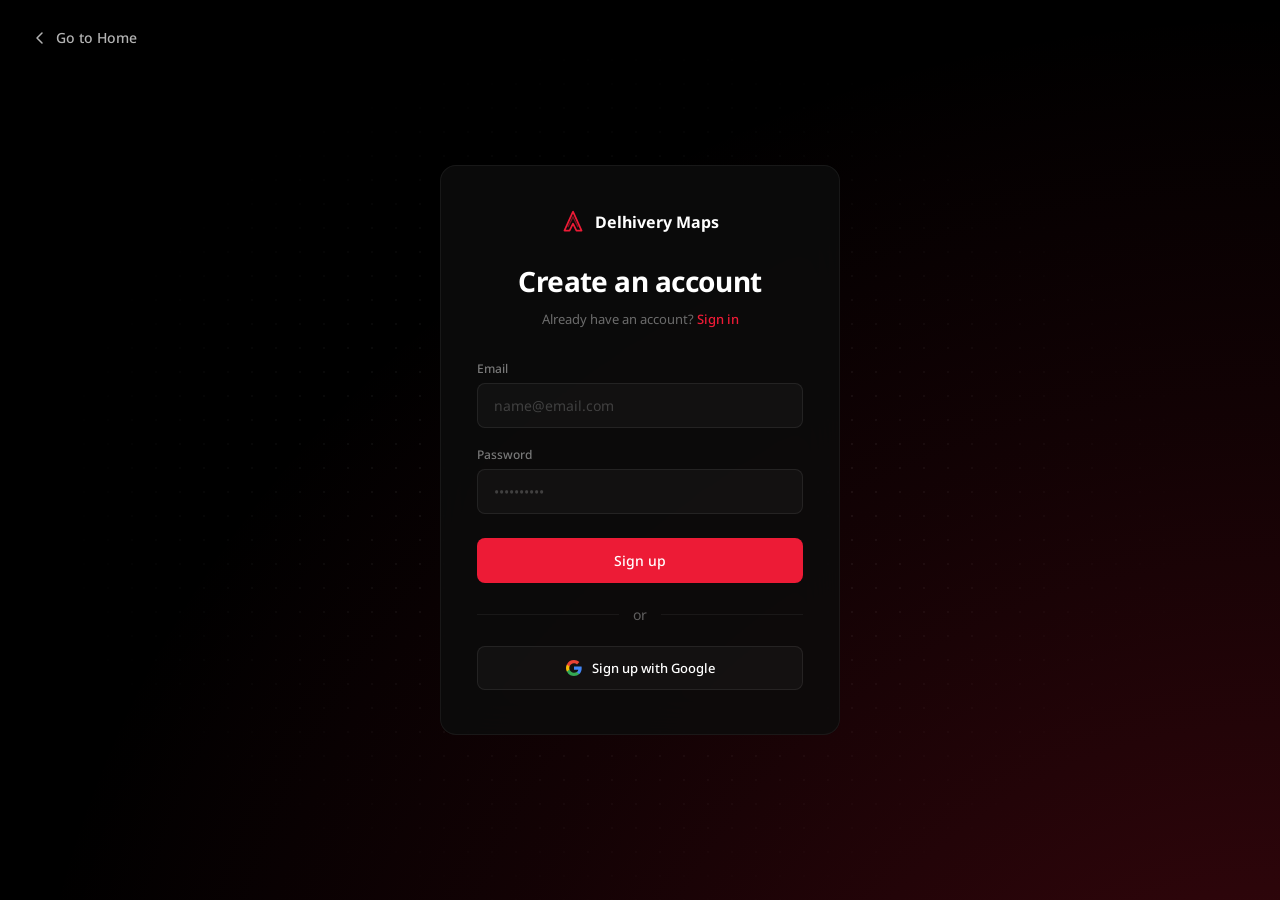
<file: signin.html>
<!DOCTYPE html>
<html lang="en" style="background:#000">
<head>
  <meta charset="UTF-8">
  <meta name="viewport" content="width=device-width, initial-scale=1.0">
  <title>Sign In — Delhivery Maps</title>
  <link rel="preconnect" href="https://fonts.googleapis.com">
  <link rel="preconnect" href="https://fonts.gstatic.com" crossorigin>
  <link href="https://fonts.googleapis.com/css2?family=Noto+Sans:wght@400;500;600;700&display=swap" rel="stylesheet">
  <style>
    *, *::before, *::after { margin: 0; padding: 0; box-sizing: border-box; }
    body { background: #000; color: #fff; font-family: 'Noto Sans', sans-serif; min-height: 100vh; display: flex; align-items: center; justify-content: center; position: relative; overflow: hidden; }

    /* Background effects */
    .signin-bg { position: fixed; inset: 0; z-index: 0; pointer-events: none; }
    .signin-bg__mesh { position: absolute; inset: 0; background: radial-gradient(ellipse at 50% 65%, rgba(237, 27, 54, 0.25) 0%, rgba(237, 27, 54, 0.08) 45%, transparent 70%); background-size: 200% 200%; animation: meshMove 15s ease infinite; }
    .signin-bg__dots { position: absolute; inset: 0; background-image: radial-gradient(rgba(255,255,255,0.06) 1px, transparent 1px); background-size: 24px 24px; mask-image: radial-gradient(ellipse at 50% 55%, black 20%, transparent 65%); -webkit-mask-image: radial-gradient(ellipse at 50% 55%, black 20%, transparent 65%); }
    @keyframes meshMove { 0% { background-position: 0% 0%; } 50% { background-position: 100% 100%; } 100% { background-position: 0% 0%; } }

    /* Go to Home */
    .signin-back-top { position: fixed; top: 28px; left: 32px; z-index: 10; display: flex; align-items: center; gap: 8px; font-size: 14px; font-weight: 500; color: rgba(255,255,255,0.7); text-decoration: none; transition: color 0.2s ease; }
    .signin-back-top:hover { color: #fff; }

    /* Card */
    .signin-card { position: relative; z-index: 1; width: 100%; max-width: 400px; background: rgba(12, 12, 12, 0.85); border: 1px solid rgba(255,255,255,0.06); border-radius: 16px; padding: 44px 36px; backdrop-filter: blur(20px); -webkit-backdrop-filter: blur(20px); }

    /* Logo */
    .signin-logo { display: flex; align-items: center; justify-content: center; gap: 10px; margin-bottom: 28px; }
    .signin-logo svg { flex-shrink: 0; }
    .signin-logo span { font-size: 16px; font-weight: 700; color: #fff; }

    /* Heading */
    .signin-heading { font-size: 28px; font-weight: 700; text-align: center; margin-bottom: 10px; letter-spacing: -0.02em; }
    .signin-subtext { text-align: center; font-size: 13px; color: rgba(255,255,255,0.4); margin-bottom: 32px; }
    .signin-subtext a { color: #ED1B36; text-decoration: none; font-weight: 500; }
    .signin-subtext a:hover { text-decoration: underline; }

    /* Form */
    .signin-label { display: block; font-size: 12px; font-weight: 500; color: rgba(255,255,255,0.45); margin-bottom: 6px; }
    .signin-input { width: 100%; padding: 12px 16px; background: rgba(255,255,255,0.03); border: 1px solid rgba(255,255,255,0.08); border-radius: 8px; color: #fff; font-family: 'Noto Sans', sans-serif; font-size: 14px; outline: none; transition: border-color 0.2s ease, box-shadow 0.2s ease; }
    .signin-input::placeholder { color: rgba(255,255,255,0.2); }
    .signin-input:-webkit-autofill,
    .signin-input:-webkit-autofill:hover,
    .signin-input:-webkit-autofill:focus { -webkit-text-fill-color: #fff; -webkit-box-shadow: 0 0 0 1000px rgba(255,255,255,0.03) inset; border-color: rgba(255,255,255,0.08); transition: background-color 5000s ease-in-out 0s; }
    .signin-input:focus { border-color: #ED1B36; box-shadow: 0 0 0 3px rgba(237, 27, 54, 0.15); }
    .signin-field { margin-bottom: 18px; }

    /* Sign up button */
    .signin-btn { width: 100%; padding: 13px; background: #ED1B36; color: #fff; border: none; border-radius: 8px; font-family: 'Noto Sans', sans-serif; font-size: 14px; font-weight: 500; letter-spacing: 0.01em; cursor: pointer; transition: background 0.2s ease; margin-top: 6px; }
    .signin-btn:hover { opacity: 0.9; }
    .signin-btn:active { transform: scale(0.98); }

    /* Divider */
    .signin-divider { display: flex; align-items: center; gap: 14px; margin: 22px 0; }
    .signin-divider::before, .signin-divider::after { content: ''; flex: 1; height: 1px; background: rgba(255,255,255,0.06); }
    .signin-divider span { font-size: 14px; color: rgba(255,255,255,0.35); }

    /* Google button */
    .signin-google { width: 100%; padding: 12px; background: rgba(255,255,255,0.03); border: 1px solid rgba(255,255,255,0.08); border-radius: 8px; color: #fff; font-family: 'Noto Sans', sans-serif; font-size: 13px; font-weight: 500; cursor: pointer; display: flex; align-items: center; justify-content: center; gap: 10px; transition: background 0.2s ease, border-color 0.2s ease; }
    .signin-google:hover { background: rgba(255,255,255,0.06); border-color: rgba(255,255,255,0.12); }
  </style>
</head>
<body>
  <!-- Background -->
  <div class="signin-bg">
    <div class="signin-bg__mesh"></div>
    <div class="signin-bg__dots"></div>
  </div>

  <!-- Go to Home -->
  <a href="index.html" class="signin-back-top">
    <svg width="16" height="16" viewBox="0 0 16 16" fill="none"><path d="M10 3L5 8L10 13" stroke="currentColor" stroke-width="1.5" stroke-linecap="round" stroke-linejoin="round"/></svg>
    Go to Home
  </a>

  <!-- Card -->
  <div class="signin-card">
    <div class="signin-logo">
      <svg width="24" height="24" viewBox="0 0 28 28" fill="none">
        <path d="M14 2L4 24H10L14 16L18 24H24L14 2Z" stroke="#ED1B36" stroke-width="2" fill="none" stroke-linejoin="round"/>
        <path d="M8 20L14 8L20 20" stroke="#ED1B36" stroke-width="1.5" fill="none" opacity="0.5"/>
      </svg>
      <span>Delhivery Maps</span>
    </div>

    <h1 class="signin-heading">Create an account</h1>
    <p class="signin-subtext">Already have an account? <a href="signin.html">Sign in</a></p>

    <form id="signupForm">
      <div class="signin-field">
        <label class="signin-label" for="email">Email</label>
        <input class="signin-input" type="email" id="email" placeholder="name@email.com" required>
      </div>
      <div class="signin-field">
        <label class="signin-label" for="password">Password</label>
        <input class="signin-input" type="password" id="password" placeholder="••••••••••" required>
      </div>
      <button class="signin-btn" type="submit">Sign up</button>
    </form>

    <div class="signin-divider"><span>or</span></div>

    <button class="signin-google" type="button" id="googleBtn">
      <svg width="16" height="16" viewBox="0 0 18 18" fill="none">
        <path d="M17.64 9.2c0-.637-.057-1.251-.164-1.84H9v3.481h4.844a4.14 4.14 0 01-1.796 2.716v2.259h2.908c1.702-1.567 2.684-3.875 2.684-6.615z" fill="#4285F4"/>
        <path d="M9 18c2.43 0 4.467-.806 5.956-2.18l-2.908-2.259c-.806.54-1.837.86-3.048.86-2.344 0-4.328-1.584-5.036-3.711H.957v2.332A8.997 8.997 0 009 18z" fill="#34A853"/>
        <path d="M3.964 10.71A5.41 5.41 0 013.682 9c0-.593.102-1.17.282-1.71V4.958H.957A8.996 8.996 0 000 9c0 1.452.348 2.827.957 4.042l3.007-2.332z" fill="#FBBC05"/>
        <path d="M9 3.58c1.321 0 2.508.454 3.44 1.345l2.582-2.58C13.463.891 11.426 0 9 0A8.997 8.997 0 00.957 4.958L3.964 7.29C4.672 5.163 6.656 3.58 9 3.58z" fill="#EA4335"/>
      </svg>
      Sign up with Google
    </button>
  </div>

  <!-- Google Sign-in Simulation Modal -->
  <div id="googleModal" style="display:none; position:fixed; inset:0; z-index:100; align-items:center; justify-content:center; background:rgba(0,0,0,0.6); backdrop-filter:blur(6px); -webkit-backdrop-filter:blur(6px);">
    <div style="width:360px; background:#fff; border-radius:12px; padding:32px; color:#202124; font-family:'Noto Sans',sans-serif; position:relative;">
      <div style="text-align:center; margin-bottom:20px;">
        <svg width="40" height="40" viewBox="0 0 48 48" fill="none" style="margin-bottom:12px;">
          <path d="M43.611 20.083H42V20H24v8h11.303c-1.649 4.657-6.08 8-11.303 8-6.627 0-12-5.373-12-12s5.373-12 12-12c3.059 0 5.842 1.154 7.961 3.039l5.657-5.657C34.046 6.053 29.268 4 24 4 12.955 4 4 12.955 4 24s8.955 20 20 20 20-8.955 20-20c0-1.341-.138-2.65-.389-3.917z" fill="#FFC107"/>
          <path d="M6.306 14.691l6.571 4.819C14.655 15.108 18.961 12 24 12c3.059 0 5.842 1.154 7.961 3.039l5.657-5.657C34.046 6.053 29.268 4 24 4 16.318 4 9.656 8.337 6.306 14.691z" fill="#FF3D00"/>
          <path d="M24 44c5.166 0 9.86-1.977 13.409-5.192l-6.19-5.238A11.91 11.91 0 0124 36c-5.202 0-9.619-3.317-11.283-7.946l-6.522 5.025C9.505 39.556 16.227 44 24 44z" fill="#4CAF50"/>
          <path d="M43.611 20.083H42V20H24v8h11.303a12.04 12.04 0 01-4.087 5.571l.003-.002 6.19 5.238C36.971 39.205 44 34 44 24c0-1.341-.138-2.65-.389-3.917z" fill="#1976D2"/>
        </svg>
        <h3 style="font-size:18px; font-weight:600; margin:0 0 4px;">Sign in with Google</h3>
        <p style="font-size:13px; color:#5f6368; margin:0;">Choose an account to continue</p>
      </div>
      <div id="googleAccount1" style="display:flex; align-items:center; gap:12px; padding:12px; border-radius:8px; cursor:pointer; transition:background 0.15s ease; border:1px solid #e0e0e0; margin-bottom:8px;">
        <div style="width:36px; height:36px; border-radius:50%; background:#ED1B36; display:flex; align-items:center; justify-content:center; color:#fff; font-size:16px; font-weight:600;">D</div>
        <div>
          <div style="font-size:14px; font-weight:500; color:#202124;">Demo User</div>
          <div style="font-size:12px; color:#5f6368;">demo@delhiverymaps.com</div>
        </div>
      </div>
      <div id="googleAccount2" style="display:flex; align-items:center; gap:12px; padding:12px; border-radius:8px; cursor:pointer; transition:background 0.15s ease; border:1px solid #e0e0e0;">
        <div style="width:36px; height:36px; border-radius:50%; background:#4285F4; display:flex; align-items:center; justify-content:center; color:#fff; font-size:16px; font-weight:600;">G</div>
        <div>
          <div style="font-size:14px; font-weight:500; color:#202124;">Use another account</div>
          <div style="font-size:12px; color:#5f6368;">Sign in with a different account</div>
        </div>
      </div>
      <button id="googleClose" style="position:absolute; top:12px; right:12px; background:none; border:none; cursor:pointer; color:#5f6368; font-size:18px; line-height:1;">✕</button>
    </div>
  </div>

  <!-- Google Consent Screen -->
  <div id="googleConsent" style="display:none; position:fixed; inset:0; z-index:110; align-items:center; justify-content:center; background:rgba(0,0,0,0.85);">
    <div style="width:680px; max-width:95vw; background:#1a1a1a; border-radius:12px; overflow:hidden; font-family:'Noto Sans',sans-serif; color:#e8eaed;">
      <!-- Top bar -->
      <div style="display:flex; align-items:center; gap:8px; padding:12px 20px; background:#111; border-bottom:1px solid rgba(255,255,255,0.06);">
        <svg width="18" height="18" viewBox="0 0 48 48" fill="none"><path d="M43.611 20.083H42V20H24v8h11.303c-1.649 4.657-6.08 8-11.303 8-6.627 0-12-5.373-12-12s5.373-12 12-12c3.059 0 5.842 1.154 7.961 3.039l5.657-5.657C34.046 6.053 29.268 4 24 4 12.955 4 4 12.955 4 24s8.955 20 20 20 20-8.955 20-20c0-1.341-.138-2.65-.389-3.917z" fill="#FFC107"/><path d="M6.306 14.691l6.571 4.819C14.655 15.108 18.961 12 24 12c3.059 0 5.842 1.154 7.961 3.039l5.657-5.657C34.046 6.053 29.268 4 24 4 16.318 4 9.656 8.337 6.306 14.691z" fill="#FF3D00"/><path d="M24 44c5.166 0 9.86-1.977 13.409-5.192l-6.19-5.238A11.91 11.91 0 0124 36c-5.202 0-9.619-3.317-11.283-7.946l-6.522 5.025C9.505 39.556 16.227 44 24 44z" fill="#4CAF50"/><path d="M43.611 20.083H42V20H24v8h11.303a12.04 12.04 0 01-4.087 5.571l.003-.002 6.19 5.238C36.971 39.205 44 34 44 24c0-1.341-.138-2.65-.389-3.917z" fill="#1976D2"/></svg>
        <span style="font-size:13px; color:#9aa0a6;">Sign in with Google</span>
      </div>
      <!-- Content -->
      <div style="display:flex; gap:0;">
        <!-- Left -->
        <div style="flex:0 0 45%; padding:32px 28px; border-right:1px solid rgba(255,255,255,0.06);">
          <div style="width:48px; height:48px; background:#111; border:1px solid rgba(255,255,255,0.08); border-radius:8px; display:flex; align-items:center; justify-content:center; margin-bottom:20px;">
            <svg width="24" height="24" viewBox="0 0 28 28" fill="none"><path d="M14 2L4 24H10L14 16L18 24H24L14 2Z" stroke="#ED1B36" stroke-width="2" fill="none" stroke-linejoin="round"/><path d="M8 20L14 8L20 20" stroke="#ED1B36" stroke-width="1.5" fill="none" opacity="0.5"/></svg>
          </div>
          <h3 style="font-size:22px; font-weight:600; margin:0 0 16px; color:#e8eaed;">Sign in to Delhivery Maps</h3>
          <div id="consentEmail" style="display:inline-flex; align-items:center; gap:8px; padding:6px 14px 6px 6px; background:rgba(255,255,255,0.06); border-radius:50px; font-size:13px; color:#9aa0a6;">
            <div id="consentAvatar" style="width:24px; height:24px; border-radius:50%; background:#7c4dff; display:flex; align-items:center; justify-content:center; color:#fff; font-size:11px; font-weight:600;">V</div>
            <span id="consentEmailText">demo@delhiverymaps.com</span>
          </div>
        </div>
        <!-- Right -->
        <div style="flex:1; padding:32px 28px;">
          <p style="font-size:14px; color:#9aa0a6; margin:0 0 20px;">Google will allow Delhivery Maps to access this info about you</p>
          <div style="display:flex; align-items:flex-start; gap:12px; margin-bottom:16px;">
            <svg width="20" height="20" viewBox="0 0 20 20" fill="none" style="flex-shrink:0; margin-top:2px;"><circle cx="10" cy="8" r="3" stroke="#9aa0a6" stroke-width="1.5" fill="none"/><path d="M4 17c0-3.3 2.7-6 6-6s6 2.7 6 6" stroke="#9aa0a6" stroke-width="1.5" stroke-linecap="round" fill="none"/></svg>
            <div><div style="font-size:14px; color:#e8eaed;">Varsha Shikha</div><div style="font-size:12px; color:#9aa0a6;">Name and profile picture</div></div>
          </div>
          <div style="display:flex; align-items:flex-start; gap:12px; margin-bottom:24px;">
            <svg width="20" height="20" viewBox="0 0 20 20" fill="none" style="flex-shrink:0; margin-top:2px;"><rect x="2" y="4" width="16" height="12" rx="2" stroke="#9aa0a6" stroke-width="1.5" fill="none"/><path d="M2 7l8 5 8-5" stroke="#9aa0a6" stroke-width="1.5" fill="none"/></svg>
            <div><div style="font-size:14px; color:#e8eaed;" id="consentEmailDisplay">demo@delhiverymaps.com</div><div style="font-size:12px; color:#9aa0a6;">Email address</div></div>
          </div>
          <p style="font-size:12px; color:#9aa0a6; line-height:1.6; margin:0 0 8px;">Review Delhivery Maps's <a href="#" style="color:#8ab4f8; text-decoration:none;">Privacy Policy</a> and <a href="#" style="color:#8ab4f8; text-decoration:none;">Terms of Service</a> to understand how Delhivery Maps will process and protect your data.</p>
          <p style="font-size:12px; color:#9aa0a6; line-height:1.6; margin:0 0 8px;">To make changes at any time, go to your <a href="#" style="color:#8ab4f8; text-decoration:none;">Google Account</a>.</p>
          <p style="font-size:12px; color:#9aa0a6; line-height:1.6; margin:0 0 24px;">Learn more about <a href="#" style="color:#8ab4f8; text-decoration:none;">Sign in with Google</a>.</p>
          <div style="display:flex; gap:12px; justify-content:flex-end;">
            <button id="consentCancel" style="padding:10px 28px; background:transparent; border:1px solid rgba(255,255,255,0.15); border-radius:8px; color:#8ab4f8; font-family:'Noto Sans',sans-serif; font-size:13px; font-weight:500; cursor:pointer;">Cancel</button>
            <button id="consentContinue" style="padding:10px 28px; background:#8ab4f8; border:none; border-radius:8px; color:#1a1a1a; font-family:'Noto Sans',sans-serif; font-size:13px; font-weight:600; cursor:pointer;">Continue</button>
          </div>
        </div>
      </div>
    </div>
  </div>

  <script>
    var form = document.getElementById('signupForm');
    var emailInput = document.getElementById('email');
    var passInput = document.getElementById('password');

    // Add error message element
    function showError(input, msg) {
      var existing = input.parentElement.querySelector('.signin-error');
      if (existing) existing.remove();
      var el = document.createElement('span');
      el.className = 'signin-error';
      el.textContent = msg;
      el.style.cssText = 'display:block;font-size:12px;color:#ED1B36;margin-top:6px;';
      input.parentElement.appendChild(el);
      input.style.borderColor = '#ED1B36';
    }

    function clearError(input) {
      var existing = input.parentElement.querySelector('.signin-error');
      if (existing) existing.remove();
      input.style.borderColor = '';
    }

    form.addEventListener('submit', function(e) {
      e.preventDefault();
      clearError(emailInput);
      clearError(passInput);

      var email = emailInput.value.trim();
      var pass = passInput.value;

      if (!email) { showError(emailInput, 'Email is required'); return; }
      if (!/^[^\s@]+@[^\s@]+\.[^\s@]+$/.test(email)) { showError(emailInput, 'Enter a valid email'); return; }
      if (!pass) { showError(passInput, 'Password is required'); return; }
      if (pass.length < 6) { showError(passInput, 'Password must be at least 6 characters'); return; }

      // Save to localStorage (demo)
      var users = JSON.parse(localStorage.getItem('dlv_users') || '{}');
      users[email] = pass;
      localStorage.setItem('dlv_users', JSON.stringify(users));
      localStorage.setItem('dlv_logged_in', email);

      // Success — redirect
      window.location.href = 'index.html';
    });

    // Clear errors on input
    emailInput.addEventListener('input', function() { clearError(emailInput); });
    passInput.addEventListener('input', function() { clearError(passInput); });

    // --- Google Sign-in Simulation ---
    var googleBtn = document.getElementById('googleBtn');
    var googleModal = document.getElementById('googleModal');
    var googleClose = document.getElementById('googleClose');
    var googleAccount1 = document.getElementById('googleAccount1');
    var googleAccount2 = document.getElementById('googleAccount2');

    googleBtn.addEventListener('click', function() {
      googleModal.style.display = 'flex';
    });

    googleClose.addEventListener('click', function() {
      googleModal.style.display = 'none';
    });

    googleModal.addEventListener('click', function(e) {
      if (e.target === googleModal) googleModal.style.display = 'none';
    });

    // Hover effect
    [googleAccount1, googleAccount2].forEach(function(el) {
      el.addEventListener('mouseenter', function() { el.style.background = '#f5f5f5'; });
      el.addEventListener('mouseleave', function() { el.style.background = 'transparent'; });
    });

    var selectedEmail = '';
    var selectedName = '';

    googleAccount1.addEventListener('click', function() {
      selectedEmail = 'demo@delhiverymaps.com';
      selectedName = 'Demo User';
      showConsent(selectedEmail, 'D', '#ED1B36');
    });

    googleAccount2.addEventListener('click', function() {
      var email = prompt('Enter your email:');
      if (email && email.trim()) {
        selectedEmail = email.trim();
        selectedName = email.split('@')[0];
        showConsent(selectedEmail, selectedEmail.charAt(0).toUpperCase(), '#4285F4');
      }
    });

    // Consent screen
    var googleConsent = document.getElementById('googleConsent');
    var consentCancel = document.getElementById('consentCancel');
    var consentContinue = document.getElementById('consentContinue');

    function showConsent(email, initial, color) {
      googleModal.style.display = 'none';
      document.getElementById('consentAvatar').textContent = initial;
      document.getElementById('consentAvatar').style.background = color;
      document.getElementById('consentEmailText').textContent = email;
      document.getElementById('consentEmailDisplay').textContent = email;
      googleConsent.style.display = 'flex';
    }

    consentCancel.addEventListener('click', function() {
      googleConsent.style.display = 'none';
    });

    consentContinue.addEventListener('click', function() {
      localStorage.setItem('dlv_logged_in', selectedEmail);
      localStorage.setItem('dlv_user_name', selectedName);
      window.location.href = 'index.html';
    });
  </script>
</body>
</html>
</file>
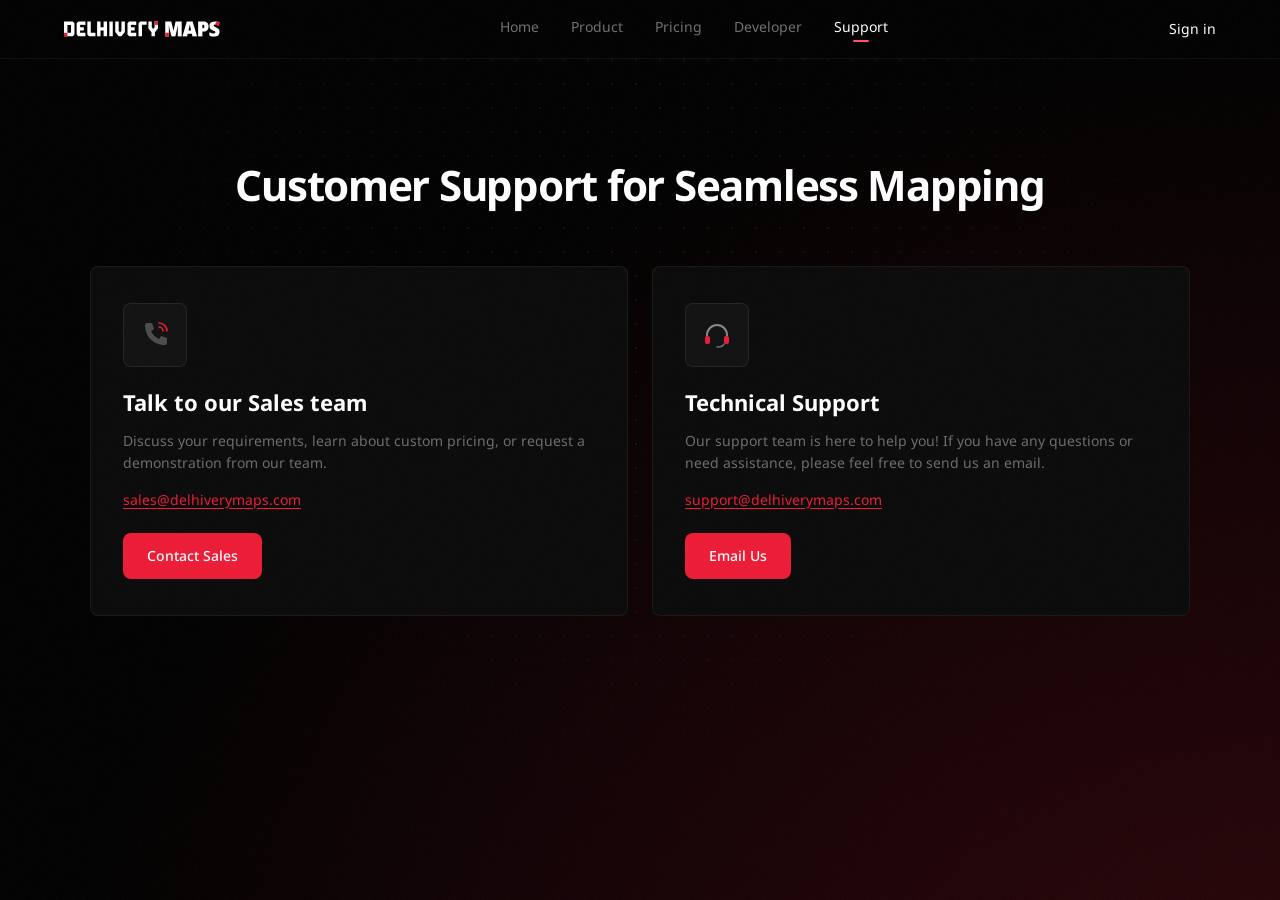
<file: support.html>
<!DOCTYPE html>
<html lang="en" style="background:#000">
<head>
  <meta charset="UTF-8">
  <meta name="viewport" content="width=device-width, initial-scale=1.0">
  <title>Support — Delhivery Maps</title>
  <link rel="preconnect" href="https://fonts.googleapis.com">
  <link rel="preconnect" href="https://fonts.gstatic.com" crossorigin>
  <link href="https://fonts.googleapis.com/css2?family=Space+Grotesk:wght@600;700&family=Noto+Sans:wght@400;500&display=swap" rel="stylesheet">
  <link rel="stylesheet" href="css/styles.css?v=26">
  <style>
    html { }
    html.page-loading { }
    html.page-transitioning { }
    .support { padding: 160px 0 var(--section-padding-y); background: #000; min-height: 100vh; position: relative; overflow: hidden; }
    .support__bg { position: absolute; inset: 0; z-index: 0; }
    .support__mesh { width: 100%; height: 100%; background: radial-gradient(ellipse at 50% 65%, rgba(237, 27, 54, 0.2) 0%, rgba(237, 27, 54, 0.08) 45%, transparent 70%); background-size: 200% 200%; animation: meshMove 15s ease infinite; }
    .support__dots { position: absolute; inset: 0; background-image: radial-gradient(rgba(255, 255, 255, 0.06) 1px, transparent 1px); background-size: 24px 24px; mask-image: radial-gradient(ellipse at 50% 30%, black 20%, transparent 65%); -webkit-mask-image: radial-gradient(ellipse at 50% 30%, black 20%, transparent 65%); }
    .support .container { position: relative; z-index: 1; }
    @keyframes meshMove { 0% { background-position: 0% 0%; } 50% { background-position: 100% 100%; } 100% { background-position: 0% 0%; } }
    .support__header { text-align: center; margin-bottom: 56px; }
    .support__title { font-family: var(--font-heading); font-size: 42px; font-weight: 700; color: #fff; letter-spacing: -0.03em; margin-bottom: 20px; white-space: nowrap; }
    .support__desc { font-family: var(--font-body); font-size: 15px; color: rgba(255,255,255,0.45); line-height: 1.7; max-width: 900px; margin: 0 auto; }
    .support__cards { display: grid; grid-template-columns: 1fr 1fr; gap: 24px; max-width: 1100px; margin: 0 auto; }
    .support__card { background: #0A0A0A; border: 1px solid rgba(255,255,255,0.06); border-radius: 8px; padding: 36px 32px; display: flex; flex-direction: column; gap: 14px; min-height: 320px; transition: box-shadow 0.3s ease, border-color 0.3s ease; }
    .support__card:hover { box-shadow: 0 24px 48px rgba(255, 77, 109, 0.08), 0 0 0 1px rgba(255, 77, 109, 0.12); border-color: rgba(255, 77, 109, 0.15); }
    .support__card-icon { margin-bottom: 8px; }
    .support__card-title { font-family: var(--font-heading); font-size: 22px; font-weight: 700; color: #fff; }
    .support__card-desc { font-family: var(--font-body); font-size: 14px; color: rgba(255,255,255,0.4); line-height: 1.6; }
    .support__card-email { font-family: var(--font-body); font-size: 14px; color: #ED1B36; text-decoration: underline; text-underline-offset: 3px; }
    .support__card-email:hover { color: #ED1B36; opacity: 0.8; }
    .support__card-btn { display: inline-flex; align-items: center; gap: 8px; padding: 12px 24px; background: #ED1B36; color: #fff; border-radius: 8px; font-family: var(--font-body); font-size: 14px; font-weight: 500; text-decoration: none; width: fit-content; margin-top: 8px; transition: background 0.2s ease; position: relative; overflow: hidden; }
    .support__card-btn:hover { background: #d4172f; color: #fff; }
    .support__back { display: inline-flex; align-items: center; gap: 8px; font-family: var(--font-body); font-size: 14px; color: rgba(255,255,255,0.5); text-decoration: none; margin-bottom: 40px; transition: color 0.2s ease; }
    .support__back:hover { color: #fff; }
    @media (max-width: 768px) {
      .support__cards { grid-template-columns: 1fr; }
      .support__title { font-size: 36px; }
      .support { padding: 120px 0 80px; }
    }
  </style>
</head>
<body>

  <header class="header">
    <div class="container header__inner">
      <a href="index.html" class="header__logo" aria-label="Delhivery Maps Home">
        <img src="Images/Frame 2.svg" alt="Delhivery Maps" class="header__logo-img" />
      </a>
      <nav class="header__nav" aria-label="Main navigation">
        <a href="index.html" class="header__nav-link">Home</a>
        <a href="index.html#showcase" class="header__nav-link">Product</a>
        <a href="index.html#pricing" class="header__nav-link">Pricing</a>
        <a href="developer.html" class="header__nav-link">Developer</a>
        <a href="support.html" class="header__nav-link header__nav-link--active">Support</a>
      </nav>
      <a href="signin.html" class="header__signin">Sign in</a>
    </div>
  </header>

  <section class="support">
    <div class="support__bg">
      <div class="support__mesh"></div>
      <div class="support__dots"></div>
    </div>
    <div class="container">
      <div class="support__header">
        <h1 class="support__title">Customer Support for Seamless Mapping</h1>
      </div>
      <div class="support__cards">
        <div class="support__card">
          <div class="support__card-icon">
            <div style="width:64px;height:64px;background:#111;border:1px solid rgba(255,255,255,0.08);border-radius:8px;display:flex;align-items:center;justify-content:center;">
              <svg width="32" height="32" viewBox="0 0 32 32" fill="none">
                <!-- Duotone phone icon - no outline -->
                <path d="M8 4H13L15 10L12 12C13.5 15.5 16.5 18.5 20 20L22 17L28 19V24C28 25.1 27.1 26 26 26C14.5 26 6 17.5 6 6C6 4.9 6.9 4 8 4Z" fill="rgba(255,255,255,0.25)"/>
                <path d="M20 4C24.4 4 28 7.6 28 12" stroke="#ED1B36" stroke-width="1.5" stroke-linecap="round"/>
                <path d="M20 8C22.2 8 24 9.8 24 12" stroke="#ED1B36" stroke-width="1.5" stroke-linecap="round"/>
              </svg>
            </div>
          </div>
          <h2 class="support__card-title">Talk to our Sales team</h2>
          <p class="support__card-desc">Discuss your requirements, learn about custom pricing, or request a demonstration from our team.</p>
          <a href="mailto:sales@delhiverymaps.com" class="support__card-email">sales@delhiverymaps.com</a>
          <a href="mailto:sales@delhiverymaps.com" class="support__card-btn shimmer-btn">
            <span class="shimmer-btn__text">Contact Sales</span>
            <span class="shimmer-btn__shine" aria-hidden="true"></span>
          </a>
        </div>
        <div class="support__card">
          <div class="support__card-icon">
            <div style="width:64px;height:64px;background:#111;border:1px solid rgba(255,255,255,0.08);border-radius:8px;display:flex;align-items:center;justify-content:center;">
              <svg width="32" height="32" viewBox="0 0 32 32" fill="none">
                <!-- Headset/Support icon -->
                <path d="M6 18V16C6 10.5 10.5 6 16 6C21.5 6 26 10.5 26 16V18" stroke="rgba(255,255,255,0.5)" stroke-width="2" stroke-linecap="round"/>
                <rect x="4" y="17" width="5" height="8" rx="2" fill="#ED1B36"/>
                <rect x="23" y="17" width="5" height="8" rx="2" fill="#ED1B36"/>
                <path d="M23 25C23 25 22 28 16 28" stroke="rgba(255,255,255,0.4)" stroke-width="1.5" stroke-linecap="round"/>
              </svg>
            </div>
          </div>
          <h2 class="support__card-title">Technical Support</h2>
          <p class="support__card-desc">Our support team is here to help you! If you have any questions or need assistance, please feel free to send us an email.</p>
          <a href="mailto:support@delhiverymaps.com" class="support__card-email">support@delhiverymaps.com</a>
          <a href="mailto:support@delhiverymaps.com" class="support__card-btn shimmer-btn">
            <span class="shimmer-btn__text">Email Us</span>
            <span class="shimmer-btn__shine" aria-hidden="true"></span>
          </a>
        </div>
      </div>
    </div>
  </section>

</body>
</html>

<script>
</script>
</file>
<file: css/styles.css>
/* Nexus AI Landing Page Styles */

/* ========================================
   1. CSS Custom Properties (Design Tokens)
   ======================================== */

:root {
  /* Surfaces */
  --surface-base: #000000;
  --surface-elevated: #0A0A0A;
  --surface-card: rgba(18, 18, 18, 0.6);

  /* Strokes & Borders */
  --stroke-subtle: rgba(255, 255, 255, 0.08);
  --stroke-card: rgba(255, 255, 255, 0.1);

  /* Accent Gradient */
  --accent-gradient: linear-gradient(135deg, #ED1B36, #ED1B36);
  --accent-purple: #ED1B36;
  --accent-pink: #ED1B36;

  /* Typography */
  --font-heading: 'Noto Sans', sans-serif;
  --font-body: 'Noto Sans', sans-serif;

  /* Text Colors */
  --text-primary: #FFFFFF;
  --text-secondary: #A0A0A0;
  --text-muted: #666666;

  /* Spacing */
  --grid-columns: 12;
  --grid-gutter: 24px;
  --section-padding-y: 140px;
  --container-max-width: 1200px;

  /* Effects */
  --glass-blur: blur(20px);
  --glass-saturate: saturate(180%);
  --card-radius: 8px;
  --btn-radius: 8px;

  /* Flip Card Animation */
  --flip-duration: 0.6s;
  --flip-easing: cubic-bezier(0.4, 0, 0.2, 1);
  --flip-perspective: 1000px;
}

/* ========================================
   2. CSS Reset / Normalize
   ======================================== */

*,
*::before,
*::after {
  margin: 0;
  padding: 0;
  box-sizing: border-box;
}

html {
  scroll-behavior: smooth;
  background-color: #000000;
}

/* Page transition — disabled */

body {
  background-color: var(--surface-base);
  color: var(--text-primary);
  font-family: var(--font-body);
  line-height: 1.6;
  -webkit-font-smoothing: antialiased;
  -moz-osx-font-smoothing: grayscale;
  overflow-x: hidden;
}

/* Grainy film texture overlay */
body::after {
  content: '';
  position: fixed;
  inset: 0;
  z-index: 9999;
  pointer-events: none;
  opacity: 0.04;
  background-image: url("data:image/svg+xml,%3Csvg viewBox='0 0 256 256' xmlns='http://www.w3.org/2000/svg'%3E%3Cfilter id='noise'%3E%3CfeTurbulence type='fractalNoise' baseFrequency='0.85' numOctaves='4' stitchTiles='stitch'/%3E%3C/filter%3E%3Crect width='100%25' height='100%25' filter='url(%23noise)'/%3E%3C/svg%3E");
  background-repeat: repeat;
  background-size: 180px 180px;
}

img,
svg {
  display: block;
  max-width: 100%;
}

ul,
ol {
  list-style: none;
}

/* ========================================
   3. Base Typography
   ======================================== */

h1, h2, h3, h4, h5, h6 {
  font-family: var(--font-body);
  font-weight: 700;
  line-height: 1.2;
  color: var(--text-primary);
}

a {
  color: var(--text-primary);
  text-decoration: none;
  transition: color 0.2s ease;
}

a:hover {
  color: var(--accent-purple);
}

/* ========================================
   4. Container & Grid Layout
   ======================================== */

.container {
  width: 100%;
  max-width: var(--container-max-width);
  margin-inline: auto;
  padding-inline: var(--grid-gutter);
}

/* ========================================
   Custom Location Cursor
   ======================================== */
.cursor-pin {
  position: fixed;
  top: 0;
  left: 0;
  pointer-events: none;
  z-index: 99999;
  transform: translate(-50%, -50%);
  opacity: 0;
  transition: opacity 0.3s ease;
  filter: drop-shadow(0 4px 8px rgba(237, 27, 54, 0.4));
}
.cursor-pin.is-active { opacity: 1; }

/* Hide on touch devices */
@media (hover: none) {
  .cursor-pin { display: none; }
}

/* ========================================
   5. Header / Navigation
   ======================================== */

.header {
  position: fixed;
  top: 0;
  left: 0;
  right: 0;
  z-index: 50;
  padding: 16px 0;
  background: rgba(0, 0, 0, 0.6);
  backdrop-filter: blur(12px);
  -webkit-backdrop-filter: blur(12px);
  border-bottom: 1px solid rgba(255, 255, 255, 0.06);
}

.header__inner {
  display: flex;
  align-items: center;
  justify-content: space-between;
}

.header__logo {
  display: flex;
  align-items: center;
  text-decoration: none;
}

.header__logo:hover {
  opacity: 0.9;
}

.header__logo-img {
  height: 16px;
  width: auto;
  display: block;
}

.header__nav {
  display: flex;
  align-items: center;
  gap: 32px;
}

.header__nav-link {
  font-family: var(--font-body);
  font-size: 14px;
  font-weight: 400;
  color: var(--text-secondary);
  text-decoration: none;
  position: relative;
  padding-bottom: 4px;
  transition: color 0.25s ease, opacity 0.25s ease;
}

.header__nav:has(.header__nav-link--active) .header__nav-link:not(.header__nav-link--active) {
  opacity: 0.7;
}

.header__nav-link:hover {
  color: var(--text-primary);
  opacity: 1 !important;
}

.header__nav-link--active {
  color: var(--text-primary);
}

.header__nav-link--active::after {
  content: '';
  position: absolute;
  bottom: 0;
  left: 50%;
  transform: translateX(-50%);
  width: 16px;
  height: 2px;
  background: #FF4D6D;
  border-radius: 1px;
}

.header__signin {
  font-family: var(--font-body);
  font-size: 14px;
  font-weight: 400;
  color: #FFFFFF;
  text-decoration: none;
  transition: color 0.2s ease;
  position: relative;
  z-index: 51;
}

.header__signin:hover {
  color: var(--text-primary);
}

/* ========================================
   6. Hero Section
   ======================================== */

.hero {
  position: relative;
  min-height: 100vh;
  display: flex;
  align-items: center;
  justify-content: center;
  overflow: hidden;
  padding: var(--section-padding-y) 0;
  padding-top: 80px;
  padding-bottom: 0;
}

/* Hero Background */
.hero__bg {
  position: absolute;
  inset: 0;
  z-index: 0;
}

/* Muted map background in hero */
.hero__map-bg {
  position: absolute;
  inset: 0;
  z-index: 0;
  overflow: hidden;
}

.hero__map-img {
  width: 100%;
  height: 100%;
  object-fit: cover;
  object-position: center;
  opacity: 0.02;
  filter: grayscale(100%);
  pointer-events: none;
}

/* Bright map layer — revealed by cursor spotlight */
.hero__map-img--bright {
  position: absolute;
  top: 0;
  left: 0;
  opacity: 1;
  filter: grayscale(0%) saturate(1.2);
  pointer-events: none;
  z-index: 1;
  mask-image: radial-gradient(circle 200px at 50% 50%, rgba(0,0,0,1) 0%, rgba(0,0,0,0.6) 40%, rgba(0,0,0,0) 100%);
  -webkit-mask-image: radial-gradient(circle 200px at 50% 50%, rgba(0,0,0,1) 0%, rgba(0,0,0,0.6) 40%, rgba(0,0,0,0) 100%);
}

/* Fade hero bottom to pure black for seamless merge */
.hero__bg::after {
  content: '';
  position: absolute;
  bottom: 0;
  left: 0;
  right: 0;
  height: 120px;
  background: linear-gradient(to bottom, transparent, #000000);
  z-index: 1;
}

.hero__mesh {
  width: 100%;
  height: 100%;
  background:
    radial-gradient(ellipse at 50% 65%, rgba(237, 27, 54, 0.25) 0%, rgba(237, 27, 54, 0.08) 45%, transparent 70%);
  background-size: 200% 200%;
  animation: meshMove 15s ease infinite;
}

/* Grain texture over hero mesh */
.hero__mesh::after {
  content: '';
  position: absolute;
  inset: 0;
  background-image: url("data:image/svg+xml,%3Csvg viewBox='0 0 256 256' xmlns='http://www.w3.org/2000/svg'%3E%3Cfilter id='grain'%3E%3CfeTurbulence type='fractalNoise' baseFrequency='0.9' numOctaves='4' stitchTiles='stitch'/%3E%3C/filter%3E%3Crect width='100%25' height='100%25' filter='url(%23grain)'/%3E%3C/svg%3E");
  background-size: 180px 180px;
  opacity: 0.08;
  pointer-events: none;
  mix-blend-mode: overlay;
}

/* Dot-matrix / particle grid texture */
.hero__dots {
  position: absolute;
  inset: 0;
  background-image: radial-gradient(rgba(255, 255, 255, 0.06) 1px, transparent 1px);
  background-size: 24px 24px;
  mask-image: radial-gradient(ellipse at 50% 55%, black 20%, transparent 65%);
  -webkit-mask-image: radial-gradient(ellipse at 50% 55%, black 20%, transparent 65%);
}

@keyframes meshMove {
  0% {
    background-position: 0% 0%;
  }
  50% {
    background-position: 100% 100%;
  }
  100% {
    background-position: 0% 0%;
  }
}

/* Hero Content */
.hero__content {
  position: relative;
  z-index: 1;
  text-align: center;
}

/* Headline */
.hero__headline {
  font-family: var(--font-heading);
  font-size: 64px;
  font-weight: 700;
  line-height: 1.1;
  margin-bottom: 24px;
  letter-spacing: -0.03em;
  text-transform: none;
}

.typewriter-cursor {
  display: inline-block;
  color: #ED1B36;
  font-weight: 300;
  animation: cursorBlink 0.7s step-end infinite;
  margin-left: 2px;
}
@keyframes cursorBlink {
  0%, 100% { opacity: 1; }
  50% { opacity: 0; }
}

/* Gradient Text — Coral/Red accent per reference */
.gradient-text {
  background: linear-gradient(90deg, #ED1B36, #f05070, #ED1B36, #c8162d, #ED1B36);
  background-size: 300% 100%;
  -webkit-background-clip: text;
  -webkit-text-fill-color: transparent;
  background-clip: text;
  animation: shimmerText 4s ease-in-out infinite;
}

@keyframes shimmerText {
  0% { background-position: 0% 50%; }
  50% { background-position: 100% 50%; }
  100% { background-position: 0% 50%; }
}

@keyframes conicSpin { from { transform: rotate(0deg); } to { transform: rotate(360deg); } }

/* Hero Badge (pill announcement bar) */
.hero__badge {
  display: inline-flex;
  align-items: center;
  gap: 8px;
  padding: 10px 22px;
  border-radius: 100px;
  background: rgba(0, 0, 0, 0.6);
  backdrop-filter: blur(8px);
  -webkit-backdrop-filter: blur(8px);
  font-family: var(--font-body);
  font-size: 13px;
  font-weight: 500;
  color: rgba(255,255,255,0.7);
  margin-bottom: 10px;
  cursor: default;
  position: relative;
  overflow: hidden;
}
.hero__badge::before { content: ''; position: absolute; top: -450%; left: 0; right: 0; bottom: 0; height: 1000%; background: conic-gradient(transparent 200deg, rgba(255,77,109,0.8)); border-radius: 100px; z-index: 0; animation: conicSpin 4s linear infinite; }
.hero__badge::after { content: ''; position: absolute; inset: 1px; background: rgba(0,0,0,0.85); border-radius: 100px; z-index: 1; }
.hero__badge svg, .hero__badge span { position: relative; z-index: 2; }
.hero__badge:hover { opacity: 0.9; }

.hero__badge svg {
  display: inline-block;
  flex-shrink: 0;
}

/* Sub-headline */
.hero__subheadline {
  font-size: 16px;
  color: #999999;
  max-width: 580px;
  margin: 0 auto 40px;
  line-height: 1.7;
}

/* CTA Container */
.hero__ctas {
  display: flex;
  gap: 24px;
  justify-content: center;
  align-items: center;
}

/* "How it works" inline link */
.hero__link {
  display: inline-flex;
  align-items: center;
  gap: 8px;
  font-family: var(--font-body);
  font-size: 15px;
  font-weight: 500;
  color: var(--text-primary);
  text-decoration: none;
  transition: opacity 0.2s ease;
}

.hero__link:hover {
  opacity: 0.7;
  color: var(--text-primary);
}

.hero__link svg {
  display: inline-block;
}

/* Button Base */
.btn {
  display: inline-flex;
  align-items: center;
  justify-content: center;
  padding: 14px 32px;
  border-radius: var(--btn-radius);
  font-family: var(--font-body);
  font-weight: 500;
  font-size: 16px;
  cursor: pointer;
  transition: all 0.3s cubic-bezier(0.22, 1, 0.36, 1);
  text-decoration: none;
  border: none;
}

/* Active press state — scale-down for physical feel */
.btn:active {
  transform: scale(0.95) !important;
  transition: transform 0.1s ease;
}

/* Primary Button */
.btn--primary {
  background: var(--accent-gradient);
  color: #FFFFFF;
}

.btn--primary:hover {
  opacity: 0.9;
  transform: translateY(-2px);
  color: #FFFFFF;
}

/* Ghost Button */
.btn--ghost {
  background: transparent;
  border: 1px solid rgba(255, 255, 255, 0.25);
  color: var(--text-primary);
  border-radius: 8px;
}

/* Hero Get Started button */
.hero__get-started {
  background: #ED1B36;
  color: #fff;
  border: none;
  border-radius: 8px;
  width: 160px;
  height: 44px;
  padding: 0 20px;
  font-family: 'Noto Sans', sans-serif;
  font-size: 14px;
  font-weight: 500;
  letter-spacing: 0.01em;
  position: relative;
  overflow: hidden;
}

/* Shimmer Button */
.shimmer-btn { display: inline-flex; align-items: center; justify-content: center; }
.shimmer-btn__text { position: relative; z-index: 1; }
.shimmer-btn__shine {
  position: absolute;
  top: -150%;
  left: -409%;
  width: 301%;
  height: 298%;
  background: linear-gradient(135deg, rgba(255,255,255,0) 0%, rgba(255,255,255,0.35) 32%, rgba(255,255,255,0.6) 50%, rgba(255,255,255,0.35) 65%, rgba(255,255,255,0) 100%);
  z-index: 1;
  pointer-events: none;
  transition: left 0.8s cubic-bezier(0.0, 0.0, 0.2, 1), top 0.8s cubic-bezier(0.0, 0.0, 0.2, 1);
}
.shimmer-btn:hover .shimmer-btn__shine {
  left: 136%;
  top: 50%;
}

.hero__get-started:hover { background: #ED1B36; color: #fff; }

/* Contact Sales outline button */
.hero__contact-sales {
  background: transparent;
  color: #DC143C;
  border: none;
  outline: 0.5px solid #E23B5D;
  outline-offset: -1px;
  border-radius: 8px;
  height: 44px;
  padding: 0 24px;
  font-family: 'Noto Sans', sans-serif;
  font-size: 14px;
  font-weight: 500;
}
.hero__contact-sales:hover {
  outline-color: #E23B5D;
  color: #DC143C;
  background: rgba(226,59,93,0.06);
}

.btn--ghost:hover {
  background: #FFFFFF;
  color: #000000;
  border-color: #FFFFFF;
}

/* Swipe Letters Button */
.btn--swipe { overflow: hidden; padding: 0; }
.btn--swipe .swipe-letters { display: flex; align-items: center; justify-content: center; gap: 0.4px; padding: 14px 32px; width: 100%; height: 100%; }
.swipe-letter { position: relative; display: inline-block; height: 1em; overflow: hidden; line-height: 1; }
.swipe-letter-inner { display: grid; grid-auto-rows: 1em; will-change: transform; }
.swipe-letter-inner span { display: block; height: 1em; line-height: 1; }
.btn--swipe:hover .swipe-letter:nth-child(odd) .swipe-letter-inner { transform: translateY(-50%); }
.btn--swipe:hover .swipe-letter:nth-child(even) .swipe-letter-inner { transform: translateY(-50%); }

/* ========================================
   Trusted By Marquee
   ======================================== */
.trusted { padding: 40px 0; background: #000; overflow: hidden; }
.trusted__text { font-family: var(--font-body); font-size: 15px; color: rgba(255,255,255,0.5); text-align: center; margin-bottom: 24px; }
.trusted__marquee { overflow: hidden; position: relative; }
.trusted__marquee::before, .trusted__marquee::after { content: ''; position: absolute; top: 0; bottom: 0; width: 80px; z-index: 2; pointer-events: none; }
.trusted__marquee::before { left: 0; background: linear-gradient(to right, #000, transparent); }
.trusted__marquee::after { right: 0; background: linear-gradient(to left, #000, transparent); }
.trusted__track { display: flex; gap: 56px; animation: trustedScroll 25s linear infinite; width: max-content; }
.trusted__logo { font-family: var(--font-heading); font-size: 16px; font-weight: 600; color: rgba(255,255,255,0.45); white-space: nowrap; letter-spacing: 0.02em; }
.trusted__logo-img { height: 32px; width: auto; object-fit: contain; opacity: 0.5; transition: opacity 0.3s ease; }
.trusted__logo-img:hover { opacity: 0.9; }
@keyframes trustedScroll { from { transform: translateX(0); } to { transform: translateX(-50%); } }

/* ========================================
   Tagline Section
   ======================================== */
.tagline { padding: 0; background: #000; text-align: center; position: relative; z-index: 1; }
.tagline__sticky-wrap { position: relative; height: 300vh; }
.tagline__sticky { position: sticky; top: 0; height: 100vh; display: flex; align-items: center; justify-content: center; overflow: hidden; }
.tagline__heading {
  font-family: var(--font-body);
  font-size: 32px;
  font-weight: 700;
  color: #fff;
  text-transform: uppercase;
  letter-spacing: 0.12em;
  line-height: 1.15;
  margin-bottom: 32px;
  opacity: 1 !important;
}
.tagline__body {
  font-family: var(--font-body);
  font-size: 48px;
  font-weight: 400;
  color: #fff;
  line-height: 1.4;
  max-width: 1100px;
  margin: 0 auto;
}
.tagline__body .word {
  display: inline;
  opacity: 0.2;
}

@media (max-width: 768px) {
  .tagline__heading { font-size: 16px; }
  .tagline__body { font-size: 22px; }
}

/* ========================================
   Committed Section — Horizon Arc
   ======================================== */

.committed {
  position: relative;
  padding: var(--section-padding-y) 0;
  overflow: hidden;
  background: #000000;
}

/* Background layer */
.committed__bg {
  position: absolute;
  inset: 0;
  pointer-events: none;
  overflow: hidden;
}

/* Color zone: crimson/burgundy sky above arc */
.committed__bg::before {
  content: '';
  position: absolute;
  top: 0;
  left: 0;
  right: 0;
  height: 65%;
  background:
    radial-gradient(ellipse 90% 100% at 50% 0%, rgba(120, 10, 30, 0.55) 0%, rgba(80, 5, 20, 0.35) 30%, rgba(40, 2, 10, 0.15) 55%, transparent 80%),
    linear-gradient(180deg, #0d0204 0%, #060102 50%, #000000 100%);
}

/* Red halftone dot texture — dense, prominent, filling upper area */
.committed__red-texture {
  position: absolute;
  top: 0;
  left: 0;
  right: 0;
  height: 65%;
  background-image: radial-gradient(circle 1.5px, rgba(255, 40, 70, 0.35) 50%, transparent 50%);
  background-size: 5px 5px;
  mask-image:
    radial-gradient(ellipse 80% 100% at 50% 0%, rgba(0,0,0,0.7) 0%, rgba(0,0,0,0.4) 40%, rgba(0,0,0,0.1) 70%, transparent 90%);
  -webkit-mask-image:
    radial-gradient(ellipse 80% 100% at 50% 0%, rgba(0,0,0,0.7) 0%, rgba(0,0,0,0.4) 40%, rgba(0,0,0,0.1) 70%, transparent 90%);
}

/* Red glow haze — on the arc's top edge */
.committed__bg::after {
  content: '';
  position: absolute;
  bottom: calc(1100px - 80px);
  left: 50%;
  transform: translateX(-50%);
  width: 1000px;
  height: 200px;
  background: radial-gradient(ellipse at 50% 100%, rgba(255, 46, 99, 0.4) 0%, rgba(200, 20, 60, 0.15) 40%, transparent 75%);
  filter: blur(50px);
  animation: arcBreathe 5s ease-in-out infinite;
}

/* The massive arc */
.committed__arc {
  position: absolute;
  bottom: -1100px;
  left: 50%;
  transform: translateX(-50%);
  width: 2200px;
  height: 2200px;
  border-radius: 50%;
  background: #050505;
  border: 1px solid rgba(255, 255, 255, 0.04);
  box-shadow: 0 -4px 60px rgba(255, 46, 99, 0.08);
}

/* Bright red top edge — neon glow line */
.committed__arc::before {
  content: '';
  position: absolute;
  top: -1px;
  left: 4%;
  right: 4%;
  height: 2px;
  background: linear-gradient(
    90deg,
    transparent 0%,
    rgba(255, 20, 80, 0.05) 5%,
    rgba(255, 20, 80, 0.3) 20%,
    rgba(255, 20, 80, 0.7) 35%,
    rgba(255, 20, 80, 1) 50%,
    rgba(255, 20, 80, 0.7) 65%,
    rgba(255, 20, 80, 0.3) 80%,
    rgba(255, 20, 80, 0.05) 95%,
    transparent 100%
  );
  border-radius: 50%;
  box-shadow:
    0 0 4px rgba(255, 20, 80, 1),
    0 0 10px rgba(255, 20, 80, 0.9),
    0 0 25px rgba(255, 20, 80, 0.6),
    0 0 50px rgba(255, 20, 80, 0.35),
    0 0 100px rgba(200, 10, 60, 0.2);
  animation: arcBreathe 5s ease-in-out infinite;
}

/* Fading side borders */
.committed__arc::after {
  content: '';
  position: absolute;
  inset: 0;
  border-radius: 50%;
  border: 1px solid rgba(255, 255, 255, 0.06);
  mask-image: linear-gradient(to bottom, rgba(0,0,0,0.5) 0%, rgba(0,0,0,0.08) 15%, transparent 28%);
  -webkit-mask-image: linear-gradient(to bottom, rgba(0,0,0,0.5) 0%, rgba(0,0,0,0.08) 15%, transparent 28%);
}

/* Breathing glow — 5s loop */
@keyframes arcBreathe {
  0%, 100% { opacity: 0.7; }
  50% { opacity: 1; }
}

/* Halftone dot grid — red-tinted near top, fading outward */
.committed__particles {
  position: absolute;
  inset: 0;
  background-image: radial-gradient(circle 1px, rgba(255, 200, 200, 0.12) 50%, transparent 50%);
  background-size: 18px 18px;
  mask-image: radial-gradient(ellipse 100% 50% at 50% 15%, rgba(0,0,0,0.5) 0%, rgba(0,0,0,0.15) 50%, transparent 80%);
  -webkit-mask-image: radial-gradient(ellipse 100% 50% at 50% 15%, rgba(0,0,0,0.5) 0%, rgba(0,0,0,0.15) 50%, transparent 80%);
}

/* Sparkle decorations — 4-pointed stars, "Magic" cues */
.committed__sparkle {
  position: absolute;
  font-size: 14px;
  opacity: 0;
  animation: sparkleFloat 5s ease-in-out infinite;
}

.committed__sparkle--1 {
  top: 8%; left: 12%;
  color: #FF4D6D;
  font-size: 18px;
  animation-delay: 0s;
}
.committed__sparkle--2 {
  top: 15%; right: 10%;
  color: #FF4D6D;
  font-size: 12px;
  animation-delay: 1.5s;
}
.committed__sparkle--3 {
  top: 35%; left: 5%;
  color: rgba(255, 255, 255, 0.2);
  font-size: 10px;
  animation-delay: 2.8s;
}
.committed__sparkle--4 {
  top: 28%; right: 7%;
  color: rgba(255, 255, 255, 0.2);
  font-size: 10px;
  animation-delay: 0.6s;
}
.committed__sparkle--5 {
  bottom: 40%; right: 15%;
  color: #FF4D6D;
  font-size: 10px;
  animation-delay: 2s;
}

@keyframes sparkleFloat {
  0%, 100% {
    transform: translateY(0) scale(0.7);
    opacity: 0.2;
  }
  50% {
    transform: translateY(-10px) scale(1);
    opacity: 0.9;
  }
}

/* Content */
.committed__content {
  position: relative;
  z-index: 1;
  text-align: center;
}

.committed__badge {
  display: inline-flex;
  align-items: center;
  gap: 8px;
  padding: 10px 22px;
  border-radius: 100px;
  background: rgba(0, 0, 0, 0.6);
  backdrop-filter: blur(8px);
  -webkit-backdrop-filter: blur(8px);
  font-family: var(--font-body);
  font-size: 13px;
  font-weight: 500;
  color: rgba(255,255,255,0.7);
  margin-bottom: 36px;
  cursor: default;
  position: relative;
  overflow: hidden;
}
.committed__badge::before { content: ''; position: absolute; top: -450%; left: 0; right: 0; bottom: 0; height: 1000%; background: conic-gradient(transparent 200deg, rgba(255,77,109,0.8)); border-radius: 100px; z-index: 0; animation: conicSpin 4s linear infinite; }
.committed__badge::after { content: ''; position: absolute; inset: 1px; background: rgba(0,0,0,0.85); border-radius: 100px; z-index: 1; }
.committed__badge svg, .committed__badge span { position: relative; z-index: 2; }

.committed__badge svg {
  display: inline-block;
  flex-shrink: 0;
}

/* Headline — Space Grotesk Bold, tight letter-spacing */
.committed__headline {
  font-family: var(--font-heading);
  font-size: 48px;
  font-weight: 700;
  line-height: 1.15;
  letter-spacing: -0.03em;
  color: var(--text-primary);
  margin-bottom: 20px;
}

/* Subtext — Noto Sans, grey */
.committed__subtext {
  font-family: var(--font-body);
  font-size: 16px;
  color: #888888;
  max-width: 580px;
  margin: 0 auto 80px;
  line-height: 1.7;
}

/* Stats grid — 4 columns, left-aligned text */
.committed__stats {
  display: grid;
  grid-template-columns: repeat(4, 1fr);
  gap: 32px;
  text-align: left;
  margin-top: 20px;
}

.committed__stat {
  padding: 0 8px;
}

/* Circular icon — filled dark gradient with subtle border */
.committed__stat-icon {
  width: 56px;
  height: 56px;
  display: flex;
  align-items: center;
  justify-content: center;
  border-radius: 50%;
  background: linear-gradient(160deg, #1c1c1c 0%, #0e0e0e 100%);
  border: 1px solid rgba(255, 255, 255, 0.07);
  box-shadow: 0 4px 12px rgba(0, 0, 0, 0.5);
  margin-bottom: 24px;
}

/* Stat titles — Space Grotesk Bold, larger */
.committed__stat-number {
  font-family: var(--font-heading);
  font-size: 36px;
  font-weight: 700;
  color: var(--text-primary);
  margin-bottom: 12px;
  white-space: nowrap;
  display: flex;
  align-items: center;
  gap: 0;
}

/* Odometer digit wheel */
.odometer-wrap { display: inline-flex; align-items: center; }
.odometer-digit { position: relative; height: 1.2em; overflow: hidden; display: inline-flex; justify-content: center; }
.odometer-digit-inner { position: absolute; display: flex; flex-direction: column; align-items: center; transition: transform 0.8s cubic-bezier(0.22, 1, 0.36, 1); }
.odometer-digit-inner span { height: 1.2em; display: flex; align-items: center; justify-content: center; line-height: 1; }
.odometer-suffix { display: inline-block; }

/* Stat descriptions — Noto Sans Regular, #888 */
.committed__stat-label {
  font-family: var(--font-body);
  font-size: 16px;
  color: #888888;
  line-height: 1.6;
}

/* Responsive */
@media (max-width: 1024px) {
  .committed__stats {
    grid-template-columns: repeat(2, 1fr);
    gap: 40px;
  }
  .committed__headline {
    font-size: 38px;
  }
  .committed__arc {
    width: 1500px;
    height: 1500px;
    bottom: -900px;
  }
}

@media (max-width: 768px) {
  .committed {
    padding: 60px 0;
  }
  .committed__stats {
    grid-template-columns: 1fr;
    gap: 32px;
  }
  .committed__headline {
    font-size: 30px;
  }
  .committed__arc {
    width: 1100px;
    height: 1100px;
    bottom: -650px;
  }
}

/* ========================================
   Shared Section Badge
   ======================================== */
.section-badge { display: inline-flex; align-items: center; gap: 8px; padding: 10px 22px; border-radius: 100px; background: rgba(0,0,0,0.6); font-family: var(--font-body); font-size: 13px; font-weight: 500; color: rgba(255,255,255,0.7); margin-bottom: 20px; backdrop-filter: blur(8px); -webkit-backdrop-filter: blur(8px); cursor: default; position: relative; overflow: hidden; }
.section-badge::before { content: ''; position: absolute; top: -450%; left: 0; right: 0; bottom: 0; height: 1000%; background: conic-gradient(transparent 200deg, rgba(255,77,109,0.8)); border-radius: 100px; z-index: 0; animation: conicSpin 4s linear infinite; }
.section-badge::after { content: ''; position: absolute; inset: 1px; background: rgba(0,0,0,0.85); border-radius: 100px; z-index: 1; }
.section-badge svg, .section-badge span { position: relative; z-index: 2; }
.section-badge svg { display: inline-block; flex-shrink: 0; }

/* ========================================
   6. Bento Feature Grid
   ======================================== */

.section-title {
  font-family: var(--font-heading);
  font-size: 40px;
  font-weight: 700;
  text-align: center;
  margin-bottom: 60px;
}

.bento {
  padding: var(--section-padding-y) 0;
  text-align: center;
}

.bento__grid {
  display: grid;
  grid-template-columns: repeat(4, 1fr);
  gap: var(--grid-gutter);
  text-align: left;
}

.bento__card {
  border: 1px solid var(--stroke-card);
  border-radius: var(--card-radius);
  backdrop-filter: var(--glass-saturate) var(--glass-blur);
  -webkit-backdrop-filter: var(--glass-saturate) var(--glass-blur);
  background: var(--surface-card);
  padding: 32px;
  transition: transform 0.4s cubic-bezier(0.22, 1, 0.36, 1), box-shadow 0.4s ease, border-color 0.4s ease;
}

.bento__card:hover {
  transform: translateY(-8px);
  border-color: rgba(255, 255, 255, 0.5);
  box-shadow: 0 16px 40px rgba(0, 0, 0, 0.4), 0 0 20px rgba(255, 77, 109, 0.06);
}

/* Staggered entrance for bento cards */
.bento__grid.is-visible .bento__card {
  animation: bentoSlideIn 0.7s cubic-bezier(0.22, 1, 0.36, 1) forwards;
}

.bento__grid.is-visible .bento__card:nth-child(1) { animation-delay: 0ms; }
.bento__grid.is-visible .bento__card:nth-child(2) { animation-delay: 100ms; }
.bento__grid.is-visible .bento__card:nth-child(3) { animation-delay: 200ms; }
.bento__grid.is-visible .bento__card:nth-child(4) { animation-delay: 300ms; }
.bento__grid.is-visible .bento__card:nth-child(5) { animation-delay: 400ms; }
.bento__grid.is-visible .bento__card:nth-child(6) { animation-delay: 500ms; }

@keyframes bentoSlideIn {
  from {
    opacity: 0;
    transform: translateY(30px);
  }
  to {
    opacity: 1;
    transform: translateY(0);
  }
}

/* Cards start hidden before reveal */
.bento__grid .bento__card {
  opacity: 0;
}

.bento__card--wide {
  grid-column: span 2;
}

.bento__icon {
  width: 56px;
  height: 56px;
  display: flex;
  align-items: center;
  justify-content: center;
  border-radius: 16px;
  background: rgba(138, 43, 226, 0.1);
  margin-bottom: 20px;
}

.bento__label {
  display: block;
  font-family: var(--font-body);
  font-size: 12px;
  font-weight: 500;
  letter-spacing: 2px;
  text-transform: uppercase;
  color: var(--text-secondary);
  margin-bottom: 12px;
}

.bento__title {
  font-family: var(--font-body);
  font-size: 20px;
  font-weight: 600;
  margin-bottom: 12px;
}

.bento__desc {
  font-size: 14px;
  color: var(--text-secondary);
  line-height: 1.6;
}

/* ========================================
   7. Feature Focus Panels
   ======================================== */

.focus {
  padding: var(--section-padding-y) 0;
}

.focus__panel {
  border: 1px solid var(--stroke-card);
  border-radius: var(--card-radius);
  background: var(--surface-elevated);
  overflow: hidden;
  margin-bottom: 40px;
}

/* Code Editor */
.focus__editor {
  position: relative;
}

.focus__editor-header {
  display: flex;
  align-items: center;
  gap: 8px;
  padding: 16px 20px;
  background: rgba(0, 0, 0, 0.3);
  border-bottom: 1px solid var(--stroke-subtle);
}

.dot {
  width: 12px;
  height: 12px;
  border-radius: 50%;
}

.dot--red {
  background: #FF5F57;
}

.dot--yellow {
  background: #FFBD2E;
}

.dot--green {
  background: #28CA41;
}

.focus__editor-title {
  font-size: 13px;
  color: var(--text-muted);
  margin-left: 8px;
}

.focus__code {
  padding: 24px;
  font-family: 'SF Mono', 'Fira Code', monospace;
  font-size: 14px;
  line-height: 1.7;
  overflow-x: auto;
  background: transparent;
  color: #ABB2BF;
}

/* Syntax Tokens (One Dark theme) */
.token--keyword {
  color: #C678DD;
}

.token--string {
  color: #98C379;
}

.token--comment {
  color: #5C6370;
  font-style: italic;
}

.token--function {
  color: #61AFEF;
}

.token--number {
  color: #D19A66;
}

/* AI Input Bar */
.focus__ai-input {
  display: flex;
  align-items: center;
  gap: 12px;
  margin: 0 20px 20px;
  padding: 12px 16px;
  background: rgba(138, 43, 226, 0.08);
  border: 1px solid rgba(138, 43, 226, 0.3);
  border-radius: 12px;
  box-shadow: 0 0 20px rgba(138, 43, 226, 0.15), 0 0 40px rgba(138, 43, 226, 0.05);
}

.focus__ai-input input {
  background: none;
  border: none;
  outline: none;
  color: var(--text-secondary);
  font-family: var(--font-body);
  font-size: 14px;
  flex: 1;
}

/* Document Chat Panel */
.focus__panel--chat {
  display: flex;
}

/* PDF Preview */
.focus__pdf-preview {
  flex: 0 0 40%;
  padding: 32px;
  border-right: 1px solid var(--stroke-subtle);
  background: rgba(0, 0, 0, 0.2);
}

.focus__pdf-header {
  display: flex;
  align-items: center;
  gap: 10px;
  margin-bottom: 24px;
  font-size: 14px;
  color: var(--text-secondary);
}

.focus__pdf-line {
  height: 8px;
  background: rgba(255, 255, 255, 0.06);
  border-radius: 4px;
  margin-bottom: 12px;
}

.focus__pdf-line--title {
  height: 12px;
  width: 60%;
  margin-bottom: 20px;
  background: rgba(255, 255, 255, 0.1);
}

.focus__pdf-line--short {
  width: 45%;
}

.focus__pdf-line--medium {
  width: 75%;
}

/* Chat Area */
.focus__chat {
  flex: 1;
  padding: 32px;
  display: flex;
  flex-direction: column;
  gap: 16px;
}

/* Chat Bubbles */
.focus__bubble {
  padding: 14px 18px;
  border-radius: 16px;
  font-size: 14px;
  line-height: 1.6;
  max-width: 85%;
}

.focus__bubble--user {
  background: #1A1A1A;
  align-self: flex-end;
  border-bottom-right-radius: 4px;
}

.focus__bubble--ai {
  background: var(--accent-gradient);
  color: white;
  align-self: flex-start;
  border-bottom-left-radius: 4px;
}

/* ========================================
   8. Pricing Module
   ======================================== */

.pricing {
  padding: var(--section-padding-y) 0 60px;
  overflow: hidden;
}

/* Pricing section header */
.pricing__header {
  text-align: center;
  margin-bottom: 32px;
}

.pricing__badge {
  display: inline-flex;
  align-items: center;
  gap: 8px;
  padding: 10px 22px;
  border-radius: 100px;
  background: rgba(0, 0, 0, 0.6);
  backdrop-filter: blur(8px);
  -webkit-backdrop-filter: blur(8px);
  font-family: var(--font-body);
  font-size: 13px;
  font-weight: 500;
  color: rgba(255,255,255,0.7);
  margin-bottom: 28px;
  cursor: default;
  position: relative;
  overflow: hidden;
}
.pricing__badge::before { content: ''; position: absolute; top: -450%; left: 0; right: 0; bottom: 0; height: 1000%; background: conic-gradient(transparent 200deg, rgba(255,77,109,0.8)); border-radius: 100px; z-index: 0; animation: conicSpin 4s linear infinite; }
.pricing__badge::after { content: ''; position: absolute; inset: 1px; background: rgba(0,0,0,0.85); border-radius: 100px; z-index: 1; }
.pricing__badge svg, .pricing__badge span { position: relative; z-index: 2; }

.pricing__badge svg {
  display: inline-block;
  flex-shrink: 0;
}

.pricing__title {
  font-family: var(--font-heading);
  font-size: 48px;
  font-weight: 700;
  letter-spacing: -0.03em;
  color: var(--text-primary);
}

/* ---- Slider card grid ---- */
.pricing__grid--slider {
  display: grid;
  grid-template-columns: repeat(2, 1fr);
  gap: var(--grid-gutter);
  align-items: start;
}

/* ---- Draggable Carousel for Pricing ---- */
.pricing-carousel { position: relative; overflow: hidden; padding: 20px 0 50px; user-select: none; -webkit-mask-image: linear-gradient(to right, transparent 0%, black 8%, black 92%, transparent 100%); mask-image: linear-gradient(to right, transparent 0%, black 8%, black 92%, transparent 100%); }
.pricing-carousel__track { display: flex; gap: 24px; padding: 20px 0; will-change: transform; }
/* Remove all class-based transforms — JS handles everything */
.pricing__slider-card { flex: 0 0 380px; will-change: transform, opacity; }
.pricing__slider-card.is-center,
.pricing__slider-card.is-adj-1,
.pricing__slider-card.is-adj-1-right,
.pricing__slider-card.is-far,
.pricing__slider-card.is-far-right,
.pricing__slider-card.is-hidden { transform: none; opacity: 1; }
.pricing-carousel__dots { display: flex; justify-content: center; gap: 8px; margin-top: 16px; }
.pricing-carousel__dot { width: 6px; height: 6px; border-radius: 50%; background: rgba(255,255,255,0.2); border: none; cursor: pointer; transition: background 0.2s ease, width 0.2s ease; padding: 0; }
.pricing-carousel__dot.is-active { background: #ED1B36; width: 20px; border-radius: 3px; }
.pricing-carousel__arrow { position: absolute; top: 50%; transform: translateY(-50%); width: 36px; height: 36px; border-radius: 50%; background: rgba(255,255,255,0.08); border: 1px solid rgba(255,255,255,0.12); color: #fff; cursor: pointer; display: flex; align-items: center; justify-content: center; z-index: 20; transition: background 0.2s ease; }
.pricing-carousel__arrow:hover { background: rgba(255,255,255,0.15); }
.pricing-carousel__arrow--prev { left: 8px; }
.pricing-carousel__arrow--next { right: 8px; }
.pricing__slider-card {
  border: 1px solid rgba(255, 255, 255, 0.08);
  border-radius: 8px;
  background: #0A0A0A;
  padding: 28px 28px 24px;
  position: relative;
  transition: transform 0.3s ease, box-shadow 0.3s ease, border-color 0.3s ease;
}

.pricing__slider-card:hover {
  box-shadow: 0 24px 48px rgba(255, 77, 109, 0.08), 0 0 0 1px rgba(255, 77, 109, 0.12);
  border-color: rgba(255, 77, 109, 0.15);
}

/* Staggered reveal — disabled for carousel cards (JS handles transforms) */
.pricing__slider-card.reveal { opacity: 1; transform: none; }
.pricing__slider-card.reveal.is-visible { opacity: 1; transform: none; }
.pricing__slider-card.reveal.is-visible:hover { transform: none; }

/* Card header row */
.psc__header {
  display: flex;
  align-items: center;
  justify-content: space-between;
  margin-bottom: 20px;
}

.psc__title {
  font-family: var(--font-body);
  font-size: 18px;
  font-weight: 600;
  color: var(--text-primary);
  letter-spacing: -0.01em;
}

.psc__rate {
  font-family: var(--font-body);
  font-size: 10px;
  font-weight: 400;
  color: rgba(255, 255, 255, 0.35);
  background: rgba(255, 255, 255, 0.02);
  border: 1px solid rgba(255, 255, 255, 0.05);
  border-radius: 50px;
  padding: 3px 10px;
  white-space: nowrap;
}

.psc__free-badge {
  font-family: var(--font-body);
  font-size: 11px;
  font-weight: 500;
  color: var(--text-secondary);
  background: rgba(255, 255, 255, 0.04);
  border: 1px solid rgba(255, 255, 255, 0.08);
  border-radius: 50px;
  padding: 3px 10px;
  letter-spacing: 0.02em;
}

/* Volume row */
.psc__volume-row {
  display: flex;
  align-items: center;
  justify-content: space-between;
  margin-bottom: 14px;
}

.psc__label {
  font-family: var(--font-body);
  font-size: 13px;
  font-weight: 500;
  color: var(--text-muted);
  letter-spacing: 0.02em;
}

.psc__volume-val {
  font-family: var(--font-body);
  font-size: 14px;
  font-weight: 500;
  color: var(--text-secondary);
}

/* Slider wrapper */
.psc__slider-wrap {
  position: relative;
  margin-bottom: 24px;
}

/* Custom track background */
.psc__track-bg {
  display: none;
}

.psc__track-fill {
  display: none;
}

/* Range input — fully styled */
.psc__slider {
  -webkit-appearance: none;
  appearance: none;
  width: 100%;
  height: 24px;
  background: transparent;
  cursor: pointer;
  position: relative;
  z-index: 1;
  margin: 4px 0;
  padding: 0;
  outline: none;
}

/* Webkit track */
.psc__slider::-webkit-slider-runnable-track {
  height: 8px;
  background: linear-gradient(to right, #ffffff 0%, #ffffff var(--fill, 22.4%), rgba(255,255,255,0.12) var(--fill, 22.4%), rgba(255,255,255,0.12) 100%);
  border-radius: 8px;
}

/* Firefox track */
.psc__slider::-moz-range-track {
  height: 8px;
  background: rgba(255, 255, 255, 0.12);
  border-radius: 8px;
  border: none;
}

/* Firefox filled portion */
.psc__slider::-moz-range-progress {
  height: 8px;
  background: #ffffff;
  border-radius: 8px;
}

/* Thumb */
.psc__slider::-webkit-slider-thumb {
  -webkit-appearance: none;
  appearance: none;
  width: 24px;
  height: 24px;
  border-radius: 50%;
  background: #ED1B36;
  border: 1.5px solid rgba(255, 255, 255, 0.7);
  box-shadow: 0 2px 10px rgba(237, 27, 54, 0.4), 0 4px 14px rgba(0, 0, 0, 0.3);
  cursor: grab;
  margin-top: -8px;
  transition: transform 0.15s ease, box-shadow 0.15s ease;
}
.psc__slider::-webkit-slider-thumb:hover {
  transform: scale(1.1);
  box-shadow: 0 2px 14px rgba(237, 27, 54, 0.5), 0 6px 20px rgba(0, 0, 0, 0.35);
}
.psc__slider::-webkit-slider-thumb:active {
  cursor: grabbing;
  transform: scale(1.2);
  box-shadow: 0 4px 20px rgba(237, 27, 54, 0.6), 0 8px 24px rgba(0, 0, 0, 0.4);
}

.psc__slider::-moz-range-thumb {
  width: 24px;
  height: 24px;
  border-radius: 50%;
  background: #ED1B36;
  border: 1.5px solid rgba(255, 255, 255, 0.7);
  box-shadow: 0 2px 10px rgba(237, 27, 54, 0.4), 0 4px 14px rgba(0, 0, 0, 0.3);
  cursor: grab;
  transition: transform 0.15s ease, box-shadow 0.15s ease;
}
.psc__slider::-moz-range-thumb:active {
  cursor: grabbing;
  transform: scale(1.2);
}

/* Focus ring */
.psc__slider:focus-visible {
  outline: none;
}
.psc__slider:focus-visible::-webkit-slider-thumb {
  box-shadow: 0 0 0 4px rgba(237, 27, 54, 0.25), 0 2px 10px rgba(237, 27, 54, 0.4);
}

/* Tick marks */
.psc__ticks {
  display: flex;
  justify-content: space-between;
  margin-top: 6px;
  padding: 0 2px;
}

.psc__ticks span {
  font-family: var(--font-body);
  font-size: 11px;
  color: var(--text-muted);
  position: relative;
  text-align: center;
}

.psc__ticks span::before {
  content: '';
  display: block;
  width: 1px;
  height: 4px;
  background: rgba(255, 255, 255, 0.15);
  margin: 0 auto 3px;
}

/* Price display */
.psc__price-display {
  border-top: 1px solid rgba(255, 255, 255, 0.06);
  padding-top: 20px;
  text-align: right;
}

.psc__price {
  font-family: var(--font-body);
  font-size: 28px;
  font-weight: 700;
  letter-spacing: -0.02em;
  line-height: 1;
  transition: color 0.2s ease;
}

.psc__price--free {
  background: linear-gradient(90deg, #22c55e 0%, #4ade80 40%, #86efac 50%, #4ade80 60%, #22c55e 100%);
  background-size: 200% 100%;
  -webkit-background-clip: text;
  -webkit-text-fill-color: transparent;
  background-clip: text;
  animation: freeShimmer 2.5s ease-in-out infinite;
}

@keyframes freeShimmer {
  0% { background-position: 100% 50%; }
  50% { background-position: 0% 50%; }
  100% { background-position: 100% 50%; }
}

.psc__price--paid {
  color: var(--text-primary);
}

/* Responsive */
@media (max-width: 1024px) {
  .pricing__grid--slider {
    grid-template-columns: 1fr 1fr;
  }
}

@media (max-width: 640px) {
  .pricing__grid--slider {
    grid-template-columns: 1fr;
  }

  .psc__price {
    font-size: 28px;
  }
}

/* ========================================
   Accent Button (shared component)
   ======================================== */
.btn--accent {
  display: inline-flex;
  align-items: center;
  justify-content: center;
  padding: 14px 32px;
  border-radius: var(--btn-radius);
  font-family: var(--font-body);
  font-weight: 500;
  font-size: 16px;
  cursor: pointer;
  transition: all 0.3s ease;
  text-decoration: none;
  border: none;
  background: linear-gradient(135deg, #FF2E63, #FF4D6D);
  color: #FFFFFF;
  position: relative;
  overflow: hidden;
}

.btn--accent::before {
  content: '';
  position: absolute;
  top: 0;
  left: -100%;
  width: 100%;
  height: 100%;
  background: linear-gradient(90deg, transparent, rgba(255,255,255,0.15), transparent);
  transition: left 0.5s ease;
}

.btn--accent:hover::before {
  left: 100%;
}

.btn--accent:hover {
  opacity: 0.95;
  box-shadow: 0 8px 30px rgba(255, 46, 99, 0.35);
  color: #FFFFFF;
  transform: scale(1.03);
}

/* ========================================
   Showcase Bento Grid
   ======================================== */
.showcase { padding: var(--section-padding-y) 0; position: relative; }
.showcase::before { content: ''; position: absolute; top: 58%; left: 50%; transform: translate(-50%, -50%); width: 70%; height: 40%; background: radial-gradient(ellipse at 50% 50%, rgba(237, 27, 54, 0.25) 0%, rgba(237, 27, 54, 0.1) 35%, transparent 60%); pointer-events: none; z-index: 0; filter: blur(50px); }
.showcase::after { content: ''; position: absolute; top: 58%; left: 50%; transform: translate(-50%, -50%); width: 70%; height: 40%; background-image: url("data:image/svg+xml,%3Csvg viewBox='0 0 256 256' xmlns='http://www.w3.org/2000/svg'%3E%3Cfilter id='n'%3E%3CfeTurbulence type='fractalNoise' baseFrequency='0.9' numOctaves='4' stitchTiles='stitch'/%3E%3C/filter%3E%3Crect width='100%25' height='100%25' filter='url(%23n)'/%3E%3C/svg%3E"); background-size: 150px 150px; opacity: 0.12; pointer-events: none; z-index: 0; mix-blend-mode: overlay; }
.showcase .container { position: relative; z-index: 1; text-align: center; }
.showcase__cta-row { margin: 48px 0 0; text-align: center; }
.showcase__demo-btn { border-radius: 8px !important; padding: 14px 40px; font-size: 15px; }
.showcase__grid { display: grid; grid-template-columns: repeat(12, 1fr); gap: var(--grid-gutter); align-items: stretch; }
.sc-card--4col { grid-column: span 4; }
.sc-card--6col { grid-column: span 6; }
.sc-card { background: #0A0A0A; border: 1px solid rgba(255,255,255,0.08); border-radius: 8px; padding: 32px; transition: all 0.6s cubic-bezier(.25,.46,.45,.94); opacity: 1; display: flex; flex-direction: column; transform-style: preserve-3d; }

/* Hover: inner glow, NO position/scale change */
.sc-card:hover { border-color: rgba(255,255,255,0.06); background: rgba(10,10,10,0.95); box-shadow: inset 0 0 30px rgba(255,77,109,0.04), 0 8px 32px rgba(0,0,0,0.4); }

/* Highlight mockup illustration on hover */
.sc-card__mock { transition: border-color 0.4s ease, box-shadow 0.4s ease; }
.sc-card:hover .sc-card__mock { border-color: rgba(255,77,109,0.15); box-shadow: inset 0 0 40px rgba(0,0,0,0.5), 0 0 20px rgba(255,77,109,0.06); }
.sc-card:hover .sc-card__icon-circle { border-color: rgba(255,255,255,0.2); background: rgba(255,255,255,0.08); }
.sc-card:hover .sc-card__hint { border-color: rgba(255,255,255,0.1); color: #777; }
.sc-card:hover .sc-card__input-pill { border-color: rgba(255,255,255,0.12); color: rgba(255,255,255,0.5); }
.sc-card:hover .sc-card__send-btn { background: rgba(255,255,255,0.1); box-shadow: 0 0 12px rgba(255,77,109,0.2); }
.sc-card:hover .sc-priv__badge { border-color: rgba(255,77,109,0.3); box-shadow: 0 0 16px rgba(255,77,109,0.1); }
.sc-card:hover .sc-suggest__search { border-color: rgba(255,77,109,0.2); }
.sc-card:hover .sc-suggest__item--active { background: rgba(255,77,109,0.1); }
.sc-card:hover .sc-search__bar { border-color: rgba(255,77,109,0.15); }
.sc-card:hover .sc-search__result:first-child { background: rgba(255,77,109,0.06); }

/* Dim siblings on hover */
.showcase__grid:hover .sc-card { opacity: 0.7; transition: opacity 0.4s ease; }
.showcase__grid:hover .sc-card:hover { opacity: 1; }

/* Converging scroll animation — Row 1 */
.sc-card.sc-animate--left { transform: translateX(-100px); opacity: 0; }
.sc-card.sc-animate--center { transform: translateY(60px); opacity: 0; }
.sc-card.sc-animate--right { transform: translateX(100px); opacity: 0; }

/* Converging scroll animation — Row 2 */
.sc-card.sc-animate--bleft { transform: translateX(-100px); opacity: 0; }
.sc-card.sc-animate--bright { transform: translateX(100px); opacity: 0; }

/* Revealed state — all converge to origin */
.sc-card.is-visible { opacity: 1; transform: translateX(0) translateY(0); }

/* Hover after reveal — no position/scale change */
.sc-card.is-visible:hover { transform: translateX(0) translateY(0); }
.sc-card__title { font-family: var(--font-body); font-size: 20px; font-weight: 700; color: #fff; margin: 28px 0 10px; letter-spacing: -0.03em; text-align: left; white-space: nowrap; }
.sc-card__desc { font-family: var(--font-body); font-size: 15px; color: #999; line-height: 1.5; text-align: left; }
.sc-card__mock { background: #080808; border-radius: 8px; padding: 24px; border: 1px solid rgba(255,255,255,0.06); box-shadow: inset 0 0 40px rgba(0,0,0,0.5); flex: 1; min-height: 280px; display: flex; flex-direction: column; gap: 14px; justify-content: center; overflow: hidden; }

/* Light mockup panel — matching Figma search results UI */
.sc-mock--light { background: #f5f5f5; border: 1px solid rgba(0,0,0,0.08); box-shadow: 0 2px 12px rgba(0,0,0,0.08); border-radius: 12px; padding: 0; gap: 0; min-height: auto; justify-content: flex-start; flex: 0 0 auto; }

/* Equal height for inner mockup panels in row 1 */
.sc-card--4col .sc-mock--light,
.sc-card--4col .sc-card__mock { height: 280px; overflow: hidden; min-height: auto; }

/* Equal height for inner mockup panels in row 2 */
.sc-card--6col .sc-card__mock,
.sc-card--6col .sc-mock--light,
.sc-card--6col .sc-mock--dark { height: 280px; overflow: hidden; min-height: auto; }
.sc-mock--light .sc-card__mock, .sc-mock--light { overflow: hidden; }
.sc-mock__header { display: flex; align-items: center; gap: 10px; padding: 14px 18px; }
.sc-mock__query { flex: 1; font-family: var(--font-body); font-size: 14px; color: #222; font-weight: 400; }
.sc-mock__cursor { color: #333; animation: blink 1s step-end infinite; }
.sc-mock__action { flex-shrink: 0; }
.sc-mock__divider { height: 1px; background: rgba(0,0,0,0.06); margin: 0; }
.sc-mock__row { display: flex; align-items: center; gap: 12px; padding: 12px 18px; }
.sc-mock__avatar { width: 36px; height: 36px; border-radius: 50%; background: #e8e8e8; display: flex; align-items: center; justify-content: center; flex-shrink: 0; }
.sc-mock__avatar--red { background: rgba(237,27,54,0.08); }
.sc-mock__info { display: flex; flex-direction: column; gap: 2px; min-width: 0; }
.sc-mock__name { font-family: var(--font-body); font-size: 13px; color: #222; font-weight: 500; white-space: nowrap; overflow: hidden; text-overflow: ellipsis; }
.sc-mock__name strong { font-weight: 700; }
.sc-mock__meta { font-family: var(--font-body); font-size: 11px; color: #888; white-space: nowrap; overflow: hidden; text-overflow: ellipsis; }
.sc-mock__row--coords { gap: 16px; padding: 10px 18px; }
.sc-mock__label { font-family: var(--font-body); font-size: 10px; font-weight: 700; text-transform: uppercase; color: #999; letter-spacing: 1px; }
.sc-mock__val { font-family: 'SF Mono', 'Fira Code', monospace; font-size: 13px; color: #ED1B36; }
.sc-mock__badge-row { display: flex; gap: 8px; padding: 10px 18px; }
.sc-mock__badge { font-family: var(--font-body); font-size: 11px; color: #888; background: rgba(0,0,0,0.04); border: 1px solid rgba(0,0,0,0.06); border-radius: 6px; padding: 3px 10px; }
.sc-mock__badge--green { color: #16a34a; background: rgba(22,163,74,0.08); border-color: rgba(22,163,74,0.15); }

/* Dark mockup variant for Map Tiles */
.sc-mock--dark { background: #080808; border: 1px solid rgba(255,255,255,0.06); box-shadow: inset 0 0 40px rgba(0,0,0,0.5); border-radius: 8px; padding: 24px; gap: 14px; min-height: 260px; justify-content: center; }
.sc-mock__map-grid { display: grid; grid-template-columns: repeat(3, 1fr); gap: 6px; }
.sc-mock__tile { height: 52px; border-radius: 8px; background: rgba(255,255,255,0.03); border: 1px solid rgba(255,255,255,0.04); }
.sc-mock__tile--active { background: rgba(255,77,109,0.08); border-color: rgba(255,77,109,0.2); }
.sc-mock__tile--dim { opacity: 0.4; }
.sc-mock__map-controls { display: flex; justify-content: space-between; align-items: center; }
.sc-mock__style-pills { display: flex; gap: 6px; }
.sc-mock__pill { padding: 5px 12px; border-radius: 8px; background: rgba(255,255,255,0.03); border: 1px solid rgba(255,255,255,0.06); font-family: var(--font-body); font-size: 11px; color: #666; }
.sc-mock__pill--on { border-color: rgba(255,255,255,0.2); color: #ccc; }
.sc-mock__zoom { font-family: 'SF Mono', monospace; font-size: 11px; color: #555; }

/* Map image mockup */
.sc-mock--mapimg { padding: 0; border-radius: 12px; overflow: hidden; min-height: auto; max-height: 280px; height: 280px; border: 1px solid rgba(0,0,0,0.08); box-shadow: 0 2px 12px rgba(0,0,0,0.08); }
.sc-mock__img { width: 100%; height: 280px; object-fit: cover; object-position: top; display: block; border-radius: 12px; }
.sc-mock__img--contain { object-fit: contain; background: #f5f5f5; }
.sc-card__icons { display: flex; justify-content: center; gap: 28px; }
.sc-card__icon-item { display: flex; flex-direction: column; align-items: center; gap: 8px; }
.sc-card__icon-circle { width: 52px; height: 52px; border-radius: 50%; background: rgba(255,255,255,0.05); border: 1px solid rgba(255,255,255,0.1); display: flex; align-items: center; justify-content: center; box-shadow: 0 2px 8px rgba(0,0,0,0.3); }
.sc-card__icon-item span { font-family: var(--font-body); font-size: 12px; font-weight: 700; text-transform: uppercase; color: #ccc; }
.sc-card__hint { padding: 14px 16px; background: rgba(255,255,255,0.02); border-radius: 14px; border: 1px solid rgba(255,255,255,0.06); box-shadow: inset 0 2px 12px rgba(0,0,0,0.3); font-family: var(--font-body); font-size: 13px; color: #555; line-height: 1.5; }
.sc-card__input-row { display: flex; align-items: center; gap: 10px; }
.sc-card__input-pill { flex: 1; padding: 16px 18px; background: #0A0A0A; border-radius: 16px; border: 1px solid rgba(255,255,255,0.08); box-shadow: inset 0 2px 10px rgba(0,0,0,0.4); font-family: var(--font-body); font-size: 15px; color: rgba(255,255,255,0.35); }
.sc-card__send-btn { width: 48px; height: 48px; border-radius: 14px; background: rgba(255,255,255,0.06); border: 1px solid rgba(255,255,255,0.1); display: flex; align-items: center; justify-content: center; cursor: pointer; flex-shrink: 0; transition: transform 0.4s cubic-bezier(.22,1,.36,1), box-shadow 0.4s ease, background 0.3s ease; }
.sc-card:hover .sc-card__send-btn { box-shadow: 0 0 14px rgba(255,77,109,0.25); background: rgba(255,255,255,0.1); transform: translateY(-2px); }

/* Internal element hover brightening */
.sc-priv__badge { display: inline-flex; align-items: center; gap: 8px; padding: 8px 16px; background: rgba(255,77,109,0.06); border: 1px solid rgba(255,77,109,0.12); border-radius: 10px; transition: border-color 0.3s ease, box-shadow 0.3s ease; }
.sc-card:hover .sc-priv__badge { border-color: rgba(255,77,109,0.3); box-shadow: 0 0 16px rgba(255,77,109,0.12); }
.sc-brand__btn { padding: 10px 28px; border-radius: 12px; background: rgba(255,255,255,0.04); border: 1px solid rgba(255,255,255,0.1); color: #fff; font-family: var(--font-heading); font-size: 14px; font-weight: 600; cursor: pointer; transition: transform 0.4s cubic-bezier(.22,1,.36,1), border-color 0.3s ease, box-shadow 0.3s ease; }
.sc-card:hover .sc-brand__btn { border-color: rgba(255,255,255,0.25); box-shadow: 0 0 16px rgba(255,255,255,0.06); }
.sc-brand__btn:hover { transform: scale(1.05); }

/* Looping avatar float animation */
.sc-lang__av--a { animation: avFloat 4s ease-in-out infinite; }
.sc-lang__av--b { animation: avFloat 5s ease-in-out infinite 0.8s; }
.sc-lang__av--c { animation: avFloat 3.5s ease-in-out infinite 1.5s; }
@keyframes avFloat { 0%,100% { transform: translateY(0); } 50% { transform: translateY(-6px); } }
.sc-priv__badge span { font-family: var(--font-body); font-size: 13px; font-weight: 500; color: #FF4D6D; }

/* Card 3: Chatbot */
.sc-cb__tabs { display: flex; border-radius: 8px; overflow: hidden; border: 1px solid rgba(255,255,255,0.06); }
.sc-cb__tabs span { flex: 1; padding: 8px 6px; text-align: center; font-family: var(--font-heading); font-size: 9px; font-weight: 700; text-transform: uppercase; letter-spacing: 0.5px; color: #555; background: rgba(255,255,255,0.02); border-right: 1px solid rgba(255,255,255,0.04); }
.sc-cb__tabs span:last-child { border-right: none; }
.sc-cb__tab--active { background: rgba(255,255,255,0.06) !important; color: #ccc !important; }
.sc-cb__upload { display: flex; align-items: center; gap: 12px; }
.sc-cb__dropzone { width: 56px; height: 56px; border-radius: 12px; background: rgba(255,255,255,0.02); border: 1px dashed rgba(255,255,255,0.1); display: flex; align-items: center; justify-content: center; flex-shrink: 0; }
.sc-cb__tag { padding: 6px 12px; background: rgba(255,255,255,0.04); border: 1px solid rgba(255,255,255,0.08); border-radius: 8px; font-family: var(--font-body); font-size: 12px; color: #888; }

/* Card 4: Multilingual */
.sc-lang__mock { position: relative; min-height: auto; justify-content: flex-end; }
.sc-lang__avatars { position: absolute; inset: 0; pointer-events: none; }
.sc-lang__av { position: absolute; filter: drop-shadow(0 6px 16px rgba(0,0,0,0.6)); transition: transform 0.6s cubic-bezier(.25,.46,.45,.94); will-change: transform; background: rgba(30,30,30,0.8); border: 1px solid rgba(255,255,255,0.08); border-radius: 50%; display: flex; align-items: center; justify-content: center; }
.sc-lang__av--a { top: 8%; right: 30%; width: 48px; height: 48px; font-size: 28px; }
.sc-lang__av--b { bottom: 35%; left: 5%; width: 56px; height: 56px; font-size: 32px; }
.sc-lang__av--c { bottom: 25%; right: 15%; width: 44px; height: 44px; font-size: 24px; }
.sc-lang__icon { flex-shrink: 0; }
.sc-lang__flags { font-size: 18px; position: relative; z-index: 1; }

/* Card 5: Brand */
.sc-brand__mock { align-items: center; justify-content: center; min-height: 220px; }
.sc-brand__icons { display: flex; gap: 28px; margin-bottom: 4px; }
.sc-brand__btn { padding: 10px 28px; border-radius: 12px; background: rgba(255,255,255,0.04); border: 1px solid rgba(255,255,255,0.1); color: #fff; font-family: var(--font-heading); font-size: 14px; font-weight: 600; cursor: pointer; transition: transform 0.3s ease; }
.sc-brand__btn:hover { transform: scale(1.05); }
.sc-brand__toggles { display: flex; gap: 10px; }
.sc-brand__pill { padding: 8px 16px; border-radius: 8px; background: rgba(255,255,255,0.03); border: 1px solid rgba(255,255,255,0.06); font-family: var(--font-body); font-size: 13px; color: #666; cursor: pointer; transition: border-color 0.3s ease, color 0.3s ease; }
.sc-brand__pill--on { border-color: rgba(255,255,255,0.25); color: #ccc; }
.sc-brand__pill:hover { border-color: rgba(255,255,255,0.2); color: #aaa; }

/* Card 2: Geocoding */
.sc-geo__visual { display: flex; align-items: center; gap: 20px; margin-bottom: 8px; }
.sc-geo__pin { flex-shrink: 0; }
.sc-geo__coords { display: flex; flex-direction: column; gap: 6px; }
.sc-geo__row { display: flex; align-items: center; gap: 10px; }
.sc-geo__label { font-family: var(--font-heading); font-size: 10px; font-weight: 700; text-transform: uppercase; color: #555; letter-spacing: 1px; width: 28px; }
.sc-geo__val { font-family: 'SF Mono', 'Fira Code', monospace; font-size: 14px; color: rgba(255,77,109,0.7); }

/* Card 3: Autosuggest */
.sc-suggest__visual { display: flex; flex-direction: column; gap: 10px; }
.sc-suggest__search { display: flex; align-items: center; gap: 8px; padding: 12px 14px; background: #0A0A0A; border-radius: 12px; border: 1px solid rgba(255,255,255,0.08); }
.sc-suggest__search span { font-family: var(--font-body); font-size: 14px; color: rgba(255,255,255,0.4); }
.sc-suggest__cursor { color: rgba(255,77,109,0.6); animation: blink 1s step-end infinite; }
@keyframes blink { 0%,100% { opacity: 1; } 50% { opacity: 0; } }
.sc-suggest__results { display: flex; flex-direction: column; gap: 2px; }
.sc-suggest__item { display: flex; align-items: center; gap: 8px; padding: 8px 12px; border-radius: 8px; font-family: var(--font-body); font-size: 13px; color: #777; transition: background 0.2s ease; }
.sc-suggest__item--active { background: rgba(255,77,109,0.06); color: #ccc; }
.sc-suggest__meta { font-family: var(--font-body); font-size: 11px; color: #555; margin-top: 4px; }

/* Card 4: Map Tiles */
.sc-tiles__mock { justify-content: space-between; }
.sc-tiles__grid { display: grid; grid-template-columns: repeat(3, 1fr); gap: 6px; }
.sc-tiles__tile { height: 52px; border-radius: 8px; background: rgba(255,255,255,0.03); border: 1px solid rgba(255,255,255,0.04); }
.sc-tiles__tile--active { background: rgba(255,77,109,0.08); border-color: rgba(255,77,109,0.2); }
.sc-tiles__tile--dim { opacity: 0.4; }
.sc-tiles__controls { display: flex; justify-content: space-between; align-items: center; }
.sc-tiles__style-pills { display: flex; gap: 6px; }
.sc-tiles__pill { padding: 5px 12px; border-radius: 8px; background: rgba(255,255,255,0.03); border: 1px solid rgba(255,255,255,0.06); font-family: var(--font-body); font-size: 11px; color: #666; cursor: pointer; }
.sc-tiles__pill--on { border-color: rgba(255,255,255,0.2); color: #ccc; }
.sc-tiles__zoom { display: flex; align-items: center; gap: 6px; font-family: 'SF Mono', monospace; font-size: 11px; color: #555; }

/* Card 5: Search API */
.sc-search__mock { }
.sc-search__bar { display: flex; align-items: center; gap: 10px; padding: 12px 16px; background: #0A0A0A; border-radius: 12px; border: 1px solid rgba(255,255,255,0.08); }
.sc-search__bar span { font-family: var(--font-body); font-size: 14px; color: rgba(255,255,255,0.4); }
.sc-search__tags { display: flex; gap: 8px; }
.sc-search__tag { padding: 4px 10px; border-radius: 8px; background: rgba(255,255,255,0.03); border: 1px solid rgba(255,255,255,0.06); font-family: var(--font-body); font-size: 11px; color: #777; }
.sc-search__tag--place { border-color: rgba(255,77,109,0.15); color: rgba(255,77,109,0.7); }
.sc-search__results { display: flex; flex-direction: column; gap: 2px; }
.sc-search__result { display: flex; justify-content: space-between; align-items: center; padding: 8px 12px; border-radius: 8px; transition: background 0.2s ease; }
.sc-search__result:first-child { background: rgba(255,255,255,0.03); }
.sc-search__name { font-family: var(--font-body); font-size: 13px; color: #ccc; }
.sc-search__dist { font-family: 'SF Mono', monospace; font-size: 11px; color: #555; }

@media (max-width: 1024px) { .sc-card--4col { grid-column: span 6; } .sc-card--6col { grid-column: span 12; } .sc-card--4col.sc-card--flip, .sc-card--6col.sc-card--flip { height: 460px; } }
@media (max-width: 768px) { .sc-card--4col, .sc-card--6col { grid-column: span 12; } .sc-card__title { font-size: 20px; } .sc-card--4col.sc-card--flip, .sc-card--6col.sc-card--flip { height: auto; } }

/* ========================================
   Showcase Flip Card (Framer-style 3D)
   ======================================== */
.sc-card--flip {
  perspective: var(--flip-perspective);
  overflow: visible;
  cursor: pointer;
  outline: none;
  padding: 0;
  background: transparent;
  border: none;
  box-shadow: none;
}

/* Equal height for all flip cards in each row */
.sc-card--4col.sc-card--flip {
  height: 540px;
}

.sc-card--6col.sc-card--flip {
  height: 540px;
}

.sc-card--flip:focus-visible {
  outline: 2px solid #FF4D6D;
  outline-offset: 2px;
  border-radius: 8px;
}

.sc-card__inner {
  position: relative;
  width: 100%;
  height: 100%;
  min-height: 100%;
  transform-style: preserve-3d;
  transition: transform var(--flip-duration) var(--flip-easing);
  will-change: transform;
}

.sc-card--flipped .sc-card__inner {
  transform: rotateY(180deg);
}

.sc-card__front,
.sc-card__back {
  backface-visibility: hidden;
  -webkit-backface-visibility: hidden;
  border-radius: 8px;
}

.sc-card__front {
  position: relative;
  z-index: 2;
  background: #0A0A0A;
  border: 1px solid rgba(255,255,255,0.08);
  border-radius: 8px;
  padding: 32px;
  display: flex;
  flex-direction: column;
  height: 100%;
}

.sc-card__back {
  position: absolute;
  inset: 0;
  transform: rotateY(180deg);
  z-index: 1;
  background: #0A0A0A;
  border: 1px solid rgba(255,77,109,0.15);
  border-radius: 8px;
  padding: 32px;
  display: flex;
  flex-direction: column;
  justify-content: center;
  text-align: left;
}

.sc-card__back-title {
  font-family: var(--font-body);
  font-size: 22px;
  font-weight: 700;
  color: var(--text-primary);
  letter-spacing: -0.02em;
  margin-bottom: 12px;
  opacity: 0;
  transform: translateY(10px);
  transition: opacity 0.6s ease 0.4s, transform 0.6s ease 0.4s;
}

.sc-card__back-desc {
  font-family: var(--font-body);
  font-size: 14px;
  color: #888;
  line-height: 1.6;
  margin-bottom: 20px;
  opacity: 0;
  transform: translateY(10px);
  transition: opacity 0.6s ease 0.55s, transform 0.6s ease 0.55s;
}

.sc-card__back-list {
  list-style: disc;
  padding: 0 0 0 18px;
  margin: 0;
  display: flex;
  flex-direction: column;
  gap: 10px;
  opacity: 0;
  transform: translateY(10px);
  transition: opacity 0.6s ease 0.65s, transform 0.6s ease 0.65s;
}

.sc-card__back-list li {
  font-family: var(--font-body);
  font-size: 13px;
  color: #aaa;
  line-height: 1.5;
}

.sc-card__back-title--section {
  margin-top: 28px;
  padding-top: 20px;
  border-top: 1px dashed rgba(255,255,255,0.08);
  opacity: 0;
  transform: translateY(10px);
  transition: opacity 0.6s ease 0.8s, transform 0.6s ease 0.8s;
}

/* Second list (after Use Cases header) */
.sc-card__back-title--section + .sc-card__back-list {
  opacity: 0;
  transform: translateY(10px);
  transition: opacity 0.6s ease 0.95s, transform 0.6s ease 0.95s;
}

/* Animate in when card is flipped */
.sc-card--flipped .sc-card__back-title,
.sc-card--flipped .sc-card__back-desc,
.sc-card--flipped .sc-card__back-list,
.sc-card--flipped .sc-card__back-title--section,
.sc-card--flipped .sc-card__back-title--section + .sc-card__back-list {
  opacity: 1;
  transform: translateY(0);
}

/* Override base sc-card styles when flip variant is active */
.sc-card--flip:hover {
  border-color: transparent;
  background: transparent;
  box-shadow: none;
}

/* Disable sibling dimming for flip cards */
.showcase__grid:hover .sc-card--flip { opacity: 1; }

/* Reduced motion fallback for showcase flip */
@media (prefers-reduced-motion: reduce) {
  .sc-card--flipped .sc-card__inner {
    transform: none !important;
  }
  .sc-card__front,
  .sc-card__back {
    backface-visibility: visible !important;
    -webkit-backface-visibility: visible !important;
    transform: none !important;
    transition: opacity 0.3s ease !important;
  }
  .sc-card__front { opacity: 1; }
  .sc-card__back { opacity: 0; }
  .sc-card--flipped .sc-card__front { opacity: 0; }
  .sc-card--flipped .sc-card__back { opacity: 1; }
}

/* ========================================
   Testimonials — Marquee Cards
   ======================================== */
.testi { padding: var(--section-padding-y) 0; overflow: hidden; background: #0b090a; border-top: 1px solid rgba(49,48,49,0.3); }
.testi .container { text-align: center; margin-bottom: 48px; }
.testi__badge { display: inline-flex; align-items: center; gap: 8px; padding: 10px 22px; border-radius: 100px; background: rgba(0,0,0,0.6); backdrop-filter: blur(8px); -webkit-backdrop-filter: blur(8px); font-family: var(--font-body); font-size: 13px; font-weight: 500; color: rgba(255,255,255,0.7); margin-bottom: 28px; cursor: default; position: relative; overflow: hidden; }
.testi__badge::before { content: ''; position: absolute; top: -450%; left: 0; right: 0; bottom: 0; height: 1000%; background: conic-gradient(transparent 200deg, rgba(255,77,109,0.8)); border-radius: 100px; z-index: 0; animation: conicSpin 4s linear infinite; }
.testi__badge::after { content: ''; position: absolute; inset: 1px; background: rgba(0,0,0,0.85); border-radius: 100px; z-index: 1; }
.testi__badge svg, .testi__badge span { position: relative; z-index: 2; }
.testi__badge svg { display: inline-block; flex-shrink: 0; }
.testi__title { font-family: var(--font-heading); font-size: 42px; font-weight: 700; letter-spacing: -0.03em; color: var(--text-primary); }
.testi__row { position: relative; padding: 10px 0; }
.testi__row::before, .testi__row::after { content: ''; position: absolute; top: 0; bottom: 0; width: 120px; z-index: 2; pointer-events: none; }
.testi__row::before { left: 0; background: linear-gradient(to right, #0b090a, transparent); }
.testi__row::after { right: 0; background: linear-gradient(to left, #0b090a, transparent); }
.testi__track { display: flex; gap: 20px; width: max-content; animation: testiScroll 40s linear infinite; }
.testi__track--reverse { animation: testiScrollReverse 45s linear infinite; }
@keyframes testiScroll { from { transform: translateX(0); } to { transform: translateX(-50%); } }
@keyframes testiScrollReverse { from { transform: translateX(-50%); } to { transform: translateX(0); } }
.testi__card { flex-shrink: 0; width: 300px; background: #ffffff; border: none; border-radius: 8px; padding: 18px 20px; transition: background 0.3s ease, box-shadow 0.3s ease; position: relative; }
.testi__company { position: absolute; top: 14px; right: 16px; font-family: var(--font-body); font-size: 10px; font-weight: 600; color: rgba(0,0,0,0.35); letter-spacing: 0.03em; z-index: 1; }
.testi__company-logo { position: absolute; top: 14px; right: 16px; width: 24px; height: 24px; border-radius: 4px; object-fit: contain; opacity: 0.5; z-index: 1; filter: none; }
.testi__card::before { content: ''; position: absolute; inset: 0; border-radius: 8px; padding: 1px; background: linear-gradient(180deg, rgba(0,0,0,0.08) 0%, rgba(0,0,0,0.03) 50%, rgba(0,0,0,0.01) 100%); -webkit-mask: linear-gradient(#fff 0 0) content-box, linear-gradient(#fff 0 0); -webkit-mask-composite: xor; mask-composite: exclude; pointer-events: none; transition: background 0.3s ease; }
.testi__card:hover::before { background: linear-gradient(180deg, rgba(237, 27, 54, 0.25) 0%, rgba(237, 27, 54, 0.08) 50%, rgba(237, 27, 54, 0.02) 100%); }
.testi__card:hover { background: #f9f9f9; box-shadow: 0 24px 48px rgba(0, 0, 0, 0.12), 0 0 0 1px rgba(237, 27, 54, 0.1); }
.testi__track:hover { animation-play-state: paused; }
.testi__header { display: flex; align-items: center; gap: 12px; margin-bottom: 16px; }
.testi__avatar { width: 36px; height: 36px; border-radius: 50%; flex-shrink: 0; object-fit: cover; overflow: hidden; background: #e8e8e8; }
.testi__avatar img { width: 100%; height: 100%; object-fit: cover; display: block; }
.testi__info { display: flex; flex-direction: column; flex: 1; }
.testi__name { font-family: var(--font-body); font-size: 14px; font-weight: 600; color: #111111; }
.testi__handle { font-family: var(--font-body); font-size: 12px; color: #888888; }
.testi__bird { display: none; }
.testi__text { font-family: var(--font-body); font-size: 14px; color: #444444; line-height: 1.5; display: -webkit-box; -webkit-line-clamp: 3; -webkit-box-orient: vertical; overflow: hidden; }

@media (max-width: 768px) {
  .testi__title { font-size: 30px; }
  .testi__card { width: 260px; padding: 20px; }
}

/* ========================================
   9. Footer
   ======================================== */

.footer {
  padding: var(--section-padding-y) 0;
  background: #000;
}

.footer__brand-strip { border-top: 1px solid rgba(255,255,255,0.06); background: #000; padding: 20px 0; overflow: hidden; }
.footer__brand-svg { width: 100%; height: 120px; display: block; opacity: 0.85; }

.footer__grid {
  display: grid;
  grid-template-columns: 1.4fr 1fr 1fr 1fr;
  gap: 48px;
}

.footer__brand { display: flex; flex-direction: column; gap: 16px; }

.footer__logo-link {
  display: inline-flex;
  align-items: center;
  gap: 10px;
  font-family: var(--font-heading);
  font-size: 18px;
  font-weight: 700;
  color: var(--text-primary);
  text-decoration: none;
}

.footer__logo-img {
  height: 16px;
  width: auto;
  display: block;
}

.footer__tagline {
  font-family: var(--font-body);
  font-size: 13px;
  color: var(--text-muted);
  line-height: 1.6;
  max-width: 260px;
}

.footer__col {
  display: flex;
  flex-direction: column;
  gap: 14px;
}

.footer__col-title {
  font-family: var(--font-body);
  font-size: 14px;
  font-weight: 500;
  color: var(--text-primary);
  margin-bottom: 4px;
}

.footer__link {
  font-family: var(--font-body);
  font-size: 13px;
  color: var(--text-muted);
  text-decoration: none;
  transition: color 0.2s ease;
}

.footer__link:hover {
  color: var(--text-primary);
}

.footer__bottom {
  display: flex;
  justify-content: space-between;
  align-items: center;
  margin-top: 64px;
  padding-top: 32px;
  border-top: 1px solid rgba(255,255,255,0.1);
}

.footer__copy {
  font-family: var(--font-body);
  font-size: 13px;
  color: var(--text-muted);
}

.footer__socials {
  display: flex;
  gap: 12px;
}

.footer__social {
  width: 36px;
  height: 36px;
  border-radius: 50%;
  border: 1px solid rgba(255,255,255,0.1);
  display: flex;
  align-items: center;
  justify-content: center;
  transition: border-color 0.2s ease, background 0.2s ease;
}

.footer__social:hover {
  border-color: rgba(255,255,255,0.25);
  background: rgba(255,255,255,0.05);
}

@media (max-width: 768px) {
  .footer__grid {
    grid-template-columns: 1fr 1fr;
    gap: 40px;
  }
  .footer__brand {
    grid-column: 1 / -1;
  }
  .footer__bottom {
    flex-direction: column;
    gap: 20px;
    text-align: center;
  }
}

@media (max-width: 480px) {
  .footer__grid {
    grid-template-columns: 1fr;
  }
}

/* ========================================
   10. Scroll Reveal
   ======================================== */

.reveal {
  opacity: 0;
  transform: translateY(40px);
  transition: opacity 0.8s cubic-bezier(0.22, 1, 0.36, 1), transform 0.8s cubic-bezier(0.22, 1, 0.36, 1);
}

.reveal.is-visible {
  opacity: 1;
  transform: translateY(0);
}

/* ========================================
   11. Accessibility: Skip Link & Focus Indicators
   ======================================== */

.skip-link {
  position: absolute;
  top: -100%;
  left: 16px;
  padding: 8px 16px;
  background: var(--accent-gradient);
  color: white;
  border-radius: 8px;
  font-size: 14px;
  z-index: 100;
  transition: top 0.2s ease;
}

.skip-link:focus {
  top: 16px;
}

.sr-only { position: absolute; width: 1px; height: 1px; padding: 0; margin: -1px; overflow: hidden; clip: rect(0,0,0,0); white-space: nowrap; border: 0; }

/* Focus Indicators */
a:focus-visible,
.btn:focus-visible,
input:focus-visible {
  outline: 2px solid var(--accent-purple);
  outline-offset: 3px;
}

/* ========================================
   12. Responsive Breakpoints
   ======================================== */

@media (max-width: 1024px) {
  .bento__grid {
    grid-template-columns: repeat(2, 1fr);
  }

  .bento__card--wide {
    grid-column: span 2;
  }

  .focus__panel--chat {
    flex-direction: column;
  }

  .focus__pdf-preview {
    flex: none;
    border-right: none;
    border-bottom: 1px solid var(--stroke-subtle);
  }

  .hero__headline {
    font-size: 42px;
  }

  .section-title {
    font-size: 32px;
  }

  .footer__bottom {
    flex-direction: column;
    gap: 16px;
    text-align: center;
  }
}

@media (max-width: 768px) {
  .header__nav {
    display: none;
  }

  .bento__grid {
    grid-template-columns: 1fr;
  }

  .bento__card--wide {
    grid-column: span 1;
  }

  .hero {
    min-height: auto;
    padding: 60px 0;
  }

  .hero__headline {
    font-size: 32px;
  }

  .hero__subheadline {
    font-size: 16px;
  }

  .hero__ctas {
    flex-direction: column;
    align-items: center;
  }

  .section-title {
    font-size: 28px;
    margin-bottom: 40px;
  }

  .bento,
  .focus,
  .pricing,
  .footer {
    padding: 60px 0;
  }

  .focus__panel--chat {
    flex-direction: column;
  }

  .focus__pdf-preview {
    border-right: none;
    border-bottom: 1px solid var(--stroke-subtle);
  }

  .focus__code {
    font-size: 12px;
  }

  .focus__ai-input {
    margin: 0 12px 12px;
  }

  .footer__marquee-track {
    gap: 40px;
  }
}

/* ========================================
   Support Modal
   ======================================== */
.support-modal {
  position: fixed; inset: 0; z-index: 100000; display: flex; align-items: center; justify-content: center;
  opacity: 0; visibility: hidden; transition: opacity 0.3s ease, visibility 0.3s ease;
}
.support-modal.is-open { opacity: 1; visibility: visible; }
.support-modal__overlay { position: absolute; inset: 0; background: rgba(0,0,0,0.85); }
.support-modal__content {
  position: relative; z-index: 1; background: #0A0A0A; border: 1px solid rgba(255,255,255,0.06);
  border-radius: 8px; padding: 48px; max-width: 720px; width: 90%; max-height: 90vh; overflow-y: auto;
  transform: translateY(20px); transition: transform 0.3s ease;
}
.support-modal.is-open .support-modal__content { transform: translateY(0); }
.support-modal__close {
  position: absolute; top: 16px; right: 16px; background: none; border: none; color: rgba(255,255,255,0.4);
  font-size: 28px; cursor: pointer; line-height: 1; transition: color 0.2s ease;
}
.support-modal__close:hover { color: #fff; }
.support-modal__title { font-family: var(--font-heading); font-size: 28px; font-weight: 700; color: #fff; text-align: center; margin-bottom: 16px; letter-spacing: -0.02em; }
.support-modal__desc { font-family: var(--font-body); font-size: 14px; color: rgba(255,255,255,0.45); text-align: center; line-height: 1.6; max-width: 520px; margin: 0 auto 40px; }
.support-modal__cards { display: grid; grid-template-columns: 1fr 1fr; gap: 20px; }
.support-modal__card { background: #111; border: 1px solid rgba(255,255,255,0.06); border-radius: 8px; padding: 28px 24px; display: flex; flex-direction: column; gap: 12px; }
.support-modal__card-icon { margin-bottom: 4px; }
.support-modal__card-title { font-family: var(--font-heading); font-size: 18px; font-weight: 700; color: #fff; }
.support-modal__card-desc { font-family: var(--font-body); font-size: 13px; color: rgba(255,255,255,0.4); line-height: 1.6; }
.support-modal__card-link { font-family: var(--font-body); font-size: 13px; color: #FF4D6D; text-decoration: underline; text-underline-offset: 2px; }
.support-modal__card-link:hover { color: #FF4D6D; opacity: 0.8; }
.support-modal__card-btn {
  display: inline-flex; align-items: center; gap: 8px; padding: 10px 20px; background: #FF4D6D;
  color: #fff; border-radius: 6px; font-family: var(--font-body); font-size: 13px; font-weight: 500;
  text-decoration: none; width: fit-content; margin-top: 4px; transition: background 0.2s ease;
}
.support-modal__card-btn:hover { background: #e8435f; color: #fff; }
@media (max-width: 600px) {
  .support-modal__cards { grid-template-columns: 1fr; }
  .support-modal__content { padding: 32px 24px; }
  .support-modal__title { font-size: 22px; }
}

/* ========================================
   13. Reduced Motion Preferences
   ======================================== */

/* ========================================
   Industries Section
   ======================================== */
.industries { padding: var(--section-padding-y) 0; background: #000; text-align: center; }
.industries__title { font-family: var(--font-heading); font-size: 48px; font-weight: 700; color: var(--text-primary); text-align: center; line-height: 1.15; letter-spacing: -0.03em; margin-bottom: 56px; }
.industries__grid { display: grid; grid-template-columns: repeat(3, 1fr); gap: 20px; text-align: left; }

/* Industries card */
.industries__card { background: #0A0A0A; border: 1px solid rgba(255,255,255,0.06); border-radius: 8px; padding: 36px 32px; position: relative; overflow: hidden; box-shadow: 0 12px 30px rgba(0,0,0,0.12); transition: transform 0.35s cubic-bezier(0.22, 1, 0.36, 1), box-shadow 0.35s cubic-bezier(0.22, 1, 0.36, 1), border-color 0.4s ease; min-height: 220px; display: flex; flex-direction: column; cursor: default; }
.industries__card::before { content: ''; position: absolute; top: 0; left: 0; right: 0; bottom: 0; background: radial-gradient(ellipse at 50% 0%, rgba(255, 77, 109, 0.06) 0%, transparent 70%); opacity: 0; transition: opacity 0.5s ease; pointer-events: none; border-radius: 8px; z-index: 3; }
.industries__card:hover { box-shadow: 0 24px 48px rgba(255, 77, 109, 0.08), 0 0 0 1px rgba(255, 77, 109, 0.12); border-color: rgba(255, 77, 109, 0.15); }
.industries__card:hover::before { opacity: 1; }

/* Existing card child styles */
.industries__card-icon { width: 52px; height: 52px; border-radius: 8px; background: rgba(255,255,255,0.04); border: 1px solid rgba(255,255,255,0.06); display: flex; align-items: center; justify-content: center; margin-bottom: 24px; transition: background 0.4s ease, border-color 0.4s ease; }
.industries__card:hover .industries__card-icon { background: rgba(255, 77, 109, 0.08); border-color: rgba(255, 77, 109, 0.15); }
.industries__card-title { font-family: var(--font-body); font-size: 20px; font-weight: 700; color: var(--text-primary); letter-spacing: -0.02em; margin-bottom: 10px; }
.industries__card-desc { font-family: var(--font-body); font-size: 14px; color: #888; line-height: 1.6; }

/* Staggered reveal for industry cards */
/* Staggered reveal for industry cards */
.industries__card.reveal { opacity: 0; transform: translateY(40px) scale(0.97); transition: opacity 0.8s cubic-bezier(0.23, 1, 0.32, 1), transform 0.8s cubic-bezier(0.23, 1, 0.32, 1), box-shadow 0.5s cubic-bezier(0.23, 1, 0.32, 1), border-color 0.4s ease; }
.industries__card.reveal:nth-child(1) { transition-delay: 0s; }
.industries__card.reveal:nth-child(2) { transition-delay: 0.1s; }
.industries__card.reveal:nth-child(3) { transition-delay: 0.2s; }
.industries__card.reveal:nth-child(4) { transition-delay: 0.3s; }
.industries__card.reveal:nth-child(5) { transition-delay: 0.4s; }
.industries__card.reveal:nth-child(6) { transition-delay: 0.5s; }
.industries__card.reveal.is-visible { opacity: 1; transform: translateY(0) scale(1); }

/* After reveal completes, JS removes .reveal and this class takes over */
.industries__card.tilt-ready { transform-style: preserve-3d; }

@media (max-width: 1024px) {
  .industries__grid { grid-template-columns: repeat(2, 1fr); }
  .industries__title { font-size: 40px; }
}
@media (max-width: 768px) {
  .industries__grid { grid-template-columns: 1fr; }
  .industries__title { font-size: 32px; }
}

/* Industries CTA */
.industries__cta-row { margin: 48px 0 0; text-align: center; }
.industries__demo-btn { background: #ED1B36; border-radius: 8px !important; height: 44px; padding: 0 40px; font-size: 14px; font-weight: 500; color: #fff; border: none; position: relative; overflow: hidden; }
.industries__demo-btn:hover { background: #ED1B36; color: #fff; opacity: 1; }

/* ========================================
   FAQ Section
   ======================================== */
.faq { padding: 60px 0 40px; background: #000; }
.faq__inner { display: flex; gap: 0; background: #080808; border: 1px solid rgba(255,255,255,0.04); border-radius: 8px; overflow: hidden; min-height: 340px; max-width: 100%; }
.faq__left { flex: 0 0 38%; padding: 48px 44px; position: relative; display: flex; flex-direction: column; justify-content: center; overflow: hidden; }
.faq__title { font-family: var(--font-heading); font-size: 32px; font-weight: 700; color: rgba(255,255,255,0.9); line-height: 1.2; letter-spacing: -0.03em; position: relative; z-index: 1; }
.faq__glow { position: absolute; bottom: -50%; left: -20%; width: 130%; height: 100%; background: radial-gradient(ellipse at 30% 100%, rgba(220, 30, 60, 0.8) 0%, rgba(160, 15, 40, 0.45) 35%, transparent 65%); pointer-events: none; filter: blur(25px); }
.faq__right { flex: 1; padding: 12px 28px; display: flex; flex-direction: column; justify-content: center; background: rgba(12,12,12,0.6); }
.faq__item { border-bottom: 1px solid rgba(255,255,255,0.04); }
.faq__item:last-child { border-bottom: none; }
.faq__question { display: flex; justify-content: space-between; align-items: center; padding: 16px 0; font-family: var(--font-body); font-size: 16px; font-weight: 400; color: rgba(255,255,255,0.45); cursor: pointer; transition: color 0.2s ease; width: 100%; background: none; border: none; text-align: left; }
.faq__question:hover { color: rgba(255,255,255,0.75); }
.faq__icon { font-size: 16px; color: rgba(255,255,255,0.25); transition: transform 0.4s cubic-bezier(0.34, 1.56, 0.64, 1); flex-shrink: 0; margin-left: 16px; }
.faq__item.is-open .faq__icon { transform: rotate(45deg); }
.faq__item.is-open .faq__question { color: rgba(255,255,255,0.8); }
.faq__answer { overflow: hidden; max-height: 0; transition: max-height 0.45s cubic-bezier(0.22, 1, 0.36, 1), opacity 0.3s ease; opacity: 0; display: block; }
.faq__item.is-open .faq__answer { opacity: 1; }
.faq__answer p { font-family: var(--font-body); font-size: 15px; color: rgba(255,255,255,0.4); line-height: 1.7; padding-bottom: 16px; }

@media (max-width: 768px) {
  .faq__inner { flex-direction: column; }
  .faq__left { flex: none; padding: 40px 28px 32px; }
  .faq__title { font-size: 32px; }
  .faq__right { padding: 0 28px 28px; }
}

/* ========================================
   Newsletter Section
   ======================================== */
.newsletter { padding: 40px 0 0; background: #000; }
.newsletter__inner { display: flex; justify-content: space-between; align-items: center; gap: 32px; background: #0A0A0A; border: 1px solid rgba(255,255,255,0.06); border-radius: 8px; padding: 40px 48px; }
.newsletter__title { font-family: var(--font-heading); font-size: 24px; font-weight: 700; color: var(--text-primary); letter-spacing: -0.02em; }
.newsletter__desc { font-family: var(--font-body); font-size: 14px; color: var(--text-muted); margin-top: 6px; line-height: 1.5; }
.newsletter__form { display: flex; align-items: center; gap: 0; background: var(--surface-base); border: 1px solid rgba(255,255,255,0.1); border-radius: 8px; padding: 6px 6px 6px 20px; flex-shrink: 0; transition: border-color 0.2s ease, box-shadow 0.2s ease; min-width: 400px; }
.newsletter__form:focus-within { border-color: rgba(255, 77, 109, 0.15); box-shadow: none; }
.newsletter__input { background: transparent; border: none; outline: none; font-family: var(--font-body); font-size: 15px; color: var(--text-primary); padding: 12px 0; flex: 1; width: auto; -webkit-appearance: none; }
.newsletter__input:focus { outline: none; box-shadow: none; }
.newsletter__input:focus-visible { outline: none; box-shadow: none; }
.newsletter__input::placeholder { color: var(--text-muted); }
.newsletter__btn { background: #ED1B36; color: #fff; border: none; font-family: var(--font-body); font-size: 14px; font-weight: 500; padding: 12px 28px; border-radius: 8px; cursor: pointer; transition: background 0.2s ease, transform 0.15s ease; white-space: nowrap; }
.newsletter__btn:hover { background: #d4172f; }
.newsletter__btn:active { transform: scale(0.95); }
.newsletter__btn:focus-visible { outline: none; }

@media (max-width: 768px) {
  .newsletter__inner { flex-direction: column; align-items: flex-start; padding: 32px 28px; }
  .newsletter__form { width: 100%; }
  .newsletter__input { flex: 1; width: auto; }
}

/* ========================================
   Reduced Motion
   ======================================== */
@media (prefers-reduced-motion: reduce) {
  *,
  *::before,
  *::after {
    animation-duration: 0.01ms !important;
    animation-iteration-count: 1 !important;
    transition-duration: 0.01ms !important;
  }

  html {
    scroll-behavior: auto;
  }
}
</file>
